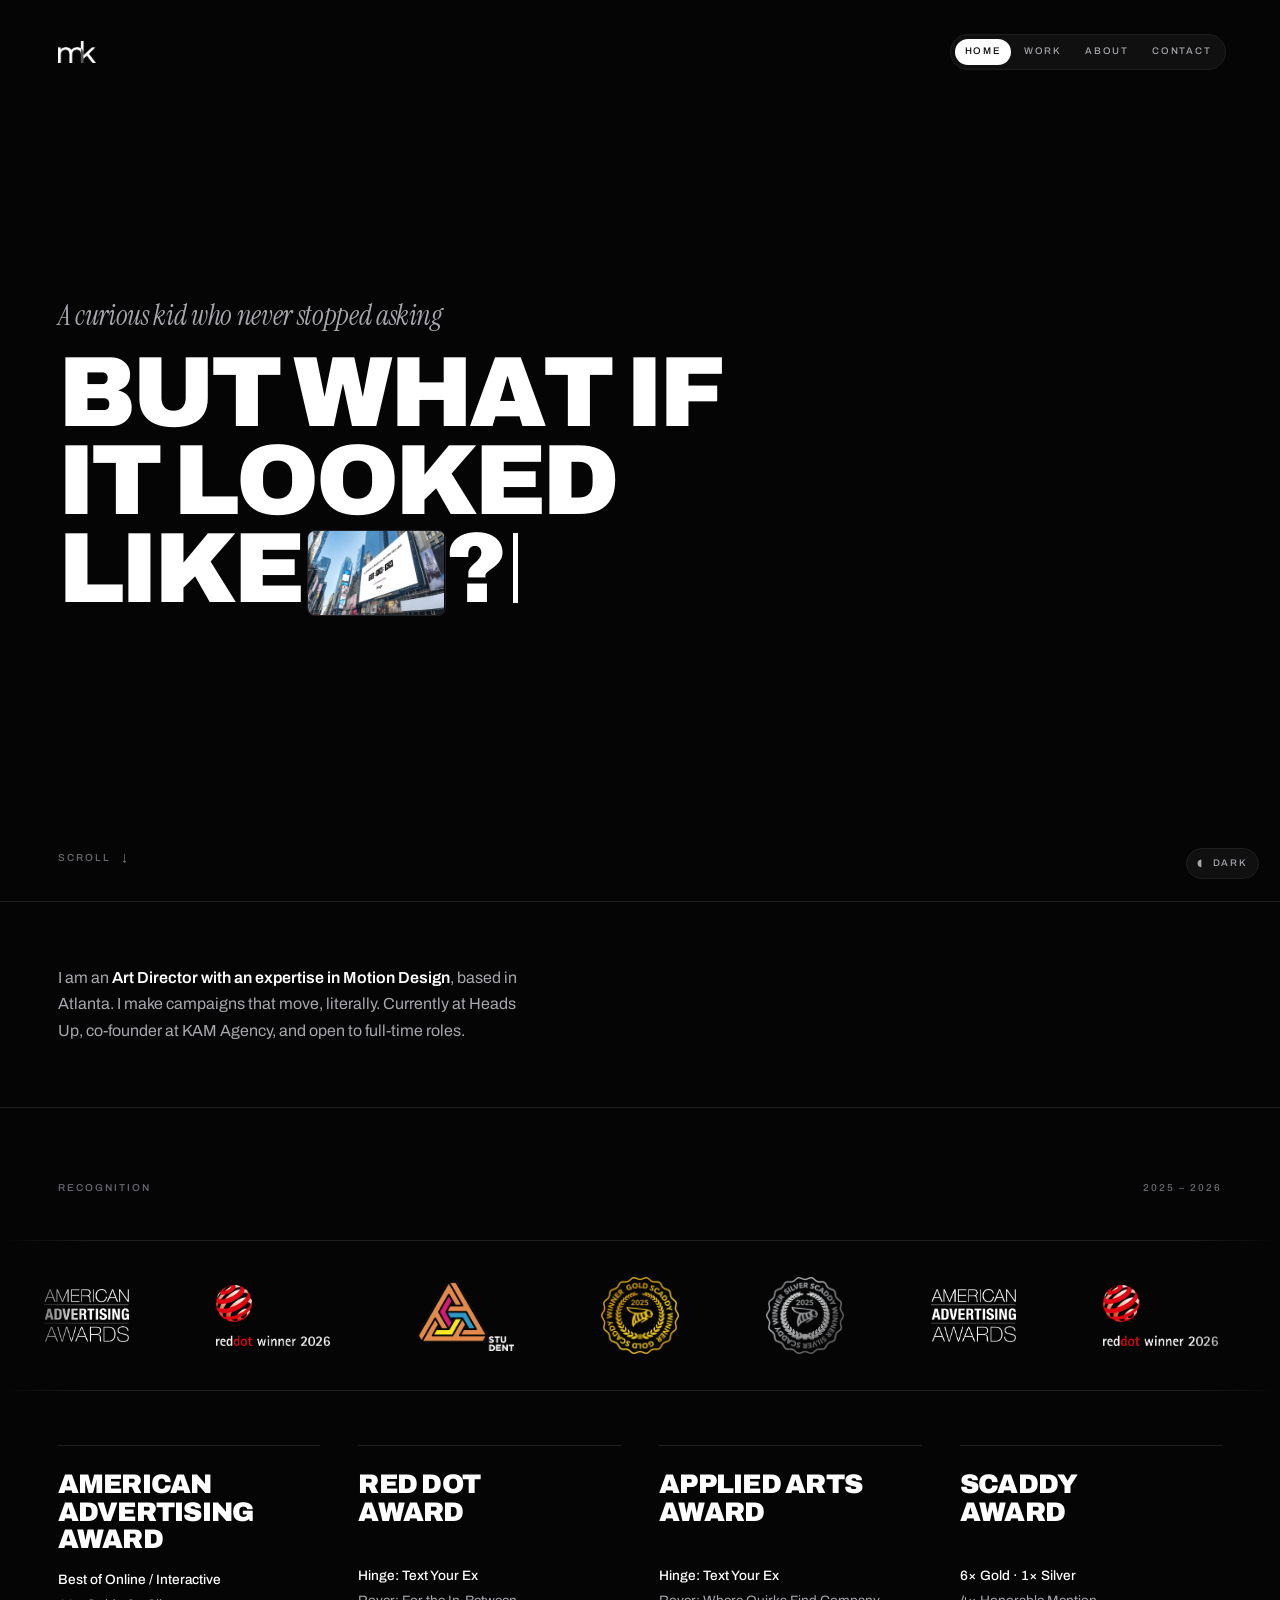
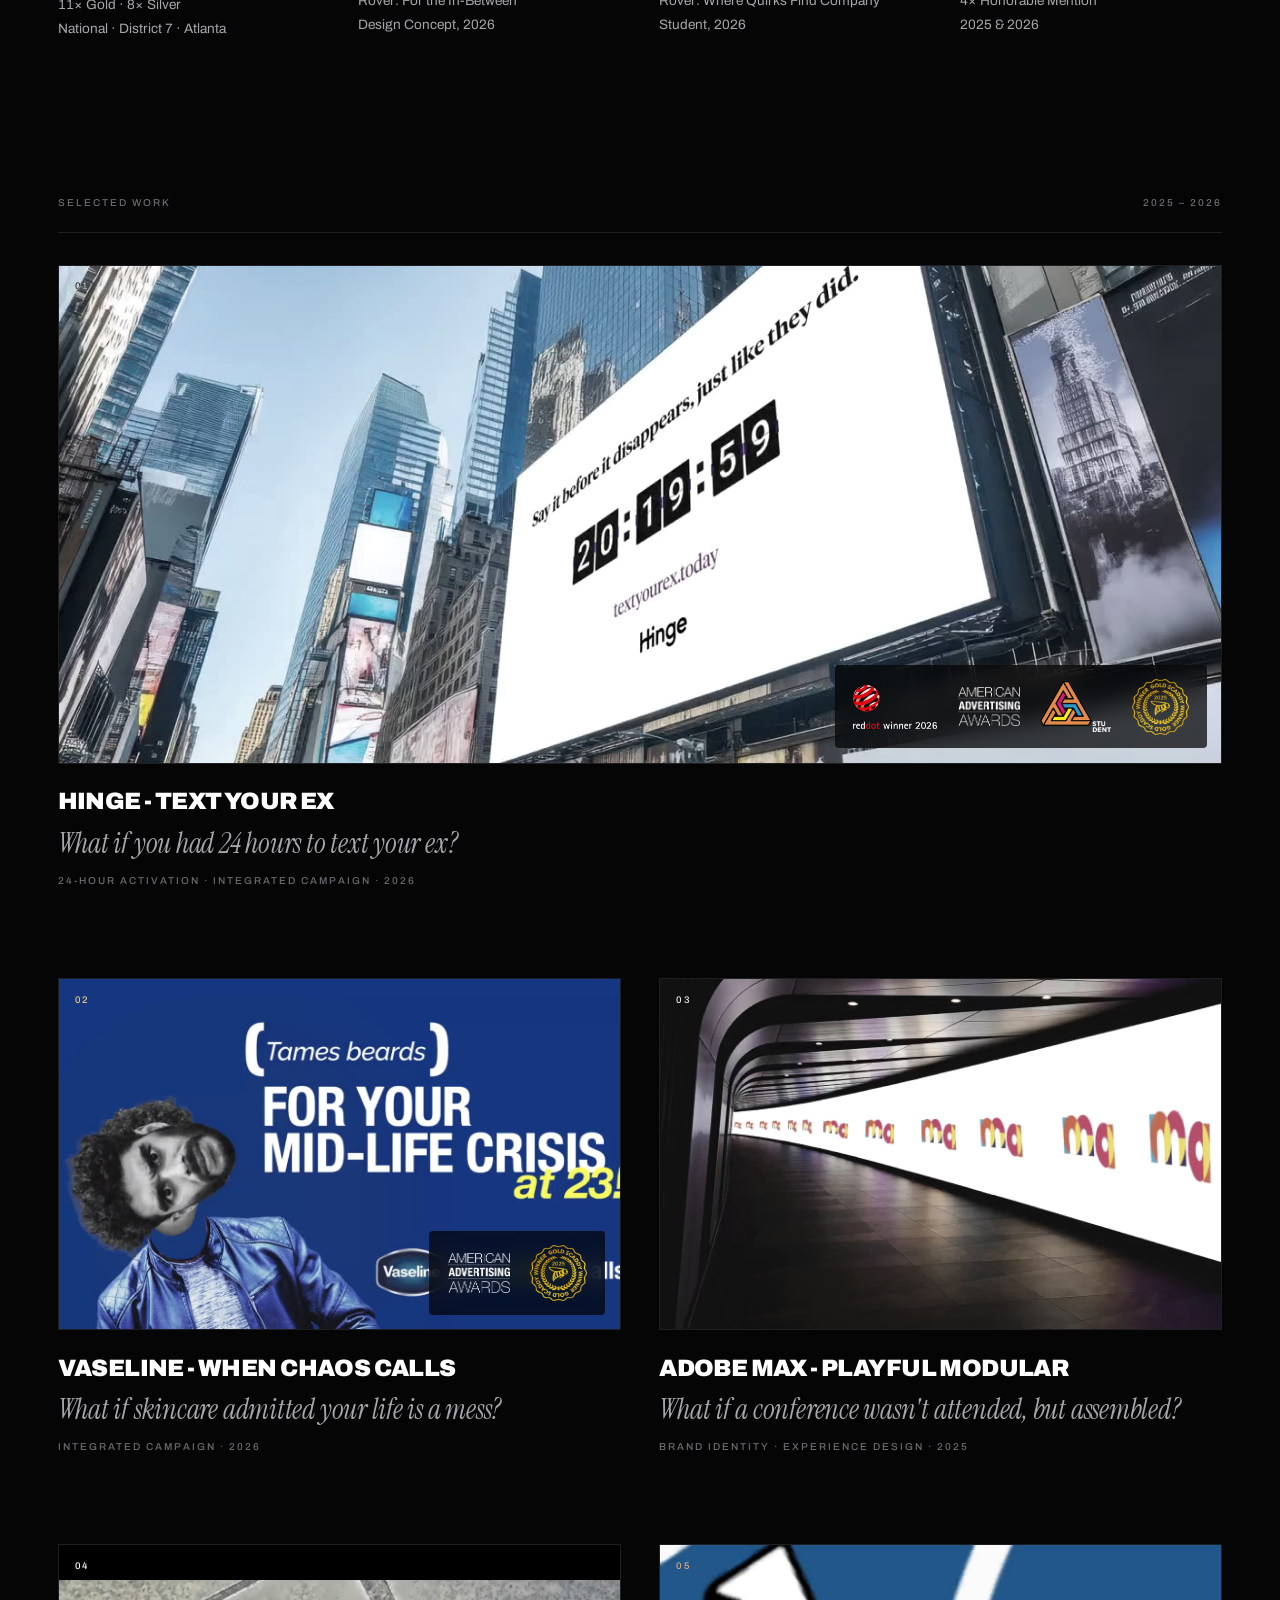
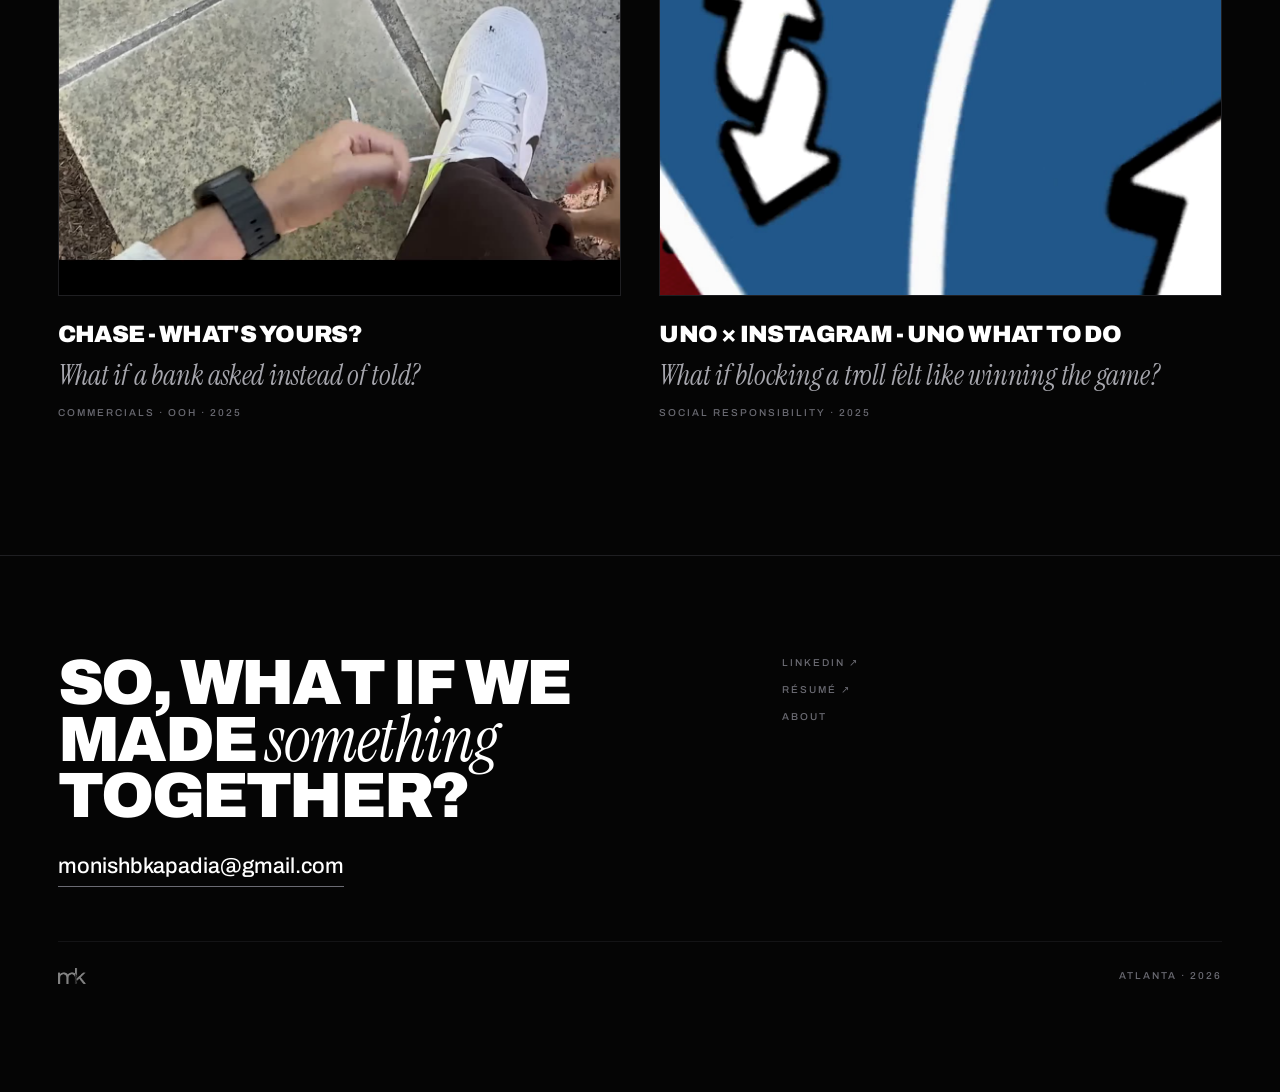
<file: index.html>
<!doctype html>
<html lang="en">
<head>
<meta charset="utf-8">
<meta name="viewport" content="width=device-width, initial-scale=1">
<title>Monish Kapadia — Art Director &amp; Motion Designer</title>
<meta name="description" content="Art Director with an expertise in Motion Design, based in Atlanta. Award-winning campaigns for Hinge, Vaseline, Adobe MAX, Chase and UNO × Instagram.">
<link rel="canonical" href="https://www.monishkapadia.in/">
<meta property="og:type" content="website">
<meta property="og:title" content="Monish Kapadia — Art Director &amp; Motion Designer">
<meta property="og:description" content="Art Director with an expertise in Motion Design, based in Atlanta. Award-winning campaigns for Hinge, Vaseline, Adobe MAX, Chase and UNO × Instagram.">
<meta property="og:url" content="https://www.monishkapadia.in/">
<meta property="og:image" content="https://www.monishkapadia.in/assets/media/loops/hinge.jpg">
<meta name="twitter:card" content="summary_large_image">
<meta name="theme-color" content="#050505">
<link rel="icon" href="assets/favicon.png" type="image/png">
<link rel="apple-touch-icon" href="assets/apple-touch-icon.png">
<link rel="preconnect" href="https://fonts.googleapis.com"><link rel="preconnect" href="https://fonts.gstatic.com" crossorigin><link rel="stylesheet" href="https://fonts.googleapis.com/css2?family=Archivo:wght@400;500;600;900&family=Instrument+Serif:ital@0;1&display=swap">
<link rel="stylesheet" href="assets/css/main.css">
<script>(function(){document.documentElement.className+=" js";try{var t=localStorage.getItem("mk-theme");if(t)document.documentElement.setAttribute("data-theme",t)}catch(e){}})();</script>
</head>
<body>
<div class="veil" aria-hidden="true"></div>
<a class="skip" href="#main">Skip to content</a>
<header class="top"><div class="wrap top__in">
  <a class="logo" href="index.html" aria-label="Monish Kapadia, home"><img src="assets/logo-mk.png" alt="Monish Kapadia" width="720" height="410"></a>
  <nav class="pills" aria-label="Sections">
    <a href="index.html" aria-current="page">Home</a>
    <a href="index.html#work">Work</a>
    <a href="about/index.html">About</a>
    <a href="mailto:monishbkapadia@gmail.com">Contact</a>
  </nav>
</div></header>
<main id="main">
<section class="wrap hero">
  <p class="hero__pre s">A curious kid who never stopped asking</p>
  <h1 class="d hero__q" data-anim>But what if it looked like<button class="peek" type="button" data-peek="[{&quot;src&quot;:&quot;assets/media/loops/hinge.mp4&quot;,&quot;poster&quot;:&quot;assets/media/loops/hinge.jpg&quot;,&quot;href&quot;:&quot;work/hinge/index.html&quot;},{&quot;src&quot;:&quot;assets/media/loops/vaseline.mp4&quot;,&quot;poster&quot;:&quot;assets/media/loops/vaseline.jpg&quot;,&quot;href&quot;:&quot;work/vaseline/index.html&quot;},{&quot;src&quot;:&quot;assets/media/loops/adobe-max.mp4&quot;,&quot;poster&quot;:&quot;assets/media/loops/adobe-max.jpg&quot;,&quot;href&quot;:&quot;work/adobe-max/index.html&quot;},{&quot;src&quot;:&quot;assets/media/loops/chase.mp4&quot;,&quot;poster&quot;:&quot;assets/media/loops/chase.jpg&quot;,&quot;href&quot;:&quot;work/chase/index.html&quot;},{&quot;src&quot;:&quot;assets/media/loops/uno-instagram.mp4&quot;,&quot;poster&quot;:&quot;assets/media/loops/uno-instagram.jpg&quot;,&quot;href&quot;:&quot;work/uno-instagram/index.html&quot;}]" aria-label="See the work"><video muted loop playsinline preload="metadata"></video></button>?<span class="caret" aria-hidden="true"></span></h1>
  <p class="cue">Scroll <i aria-hidden="true">&darr;</i></p>
</section>

<section class="wrap intro rise">
  <p class="intro__p">I am an <strong>Art Director with an expertise in Motion Design</strong>, based in Atlanta. I make campaigns that move, literally. Currently at Heads Up, co-founder at KAM Agency, and open to full-time roles.</p>
</section>

<section class="recog rise">
  <div class="wrap recog__head">
    <span class="label">Recognition</span>
    <span class="label">2025 &ndash; 2026</span>
  </div>
  <div class="bstrip" aria-hidden="true"><div class="bstrip__track"><div class="bstrip__g"><span class="bstrip__b" data-k="addy"><img class="b-dark" src="assets/badges/badge-addy.png" alt="American Advertising Awards" loading="lazy"><img class="b-light" src="assets/badges/badge-addy--light.png" alt="" aria-hidden="true" loading="lazy"></span><span class="bstrip__b" data-k="red-dot"><img class="b-dark" src="assets/badges/badge-red-dot.png" alt="Red Dot Award winner 2026" loading="lazy"><img class="b-light" src="assets/badges/badge-red-dot--light.png" alt="" aria-hidden="true" loading="lazy"></span><span class="bstrip__b" data-k="applied-arts"><img src="assets/badges/badge-applied-arts.png" alt="Applied Arts Award" loading="lazy"></span><span class="bstrip__b" data-k="scaddy-gold"><img src="assets/badges/badge-scaddy-gold.png" alt="SCADDY Gold" loading="lazy"></span><span class="bstrip__b" data-k="scaddy-silver"><img src="assets/badges/badge-scaddy-silver.png" alt="SCADDY Silver" loading="lazy"></span><span class="bstrip__b" data-k="addy"><img class="b-dark" src="assets/badges/badge-addy.png" alt="American Advertising Awards" loading="lazy"><img class="b-light" src="assets/badges/badge-addy--light.png" alt="" aria-hidden="true" loading="lazy"></span><span class="bstrip__b" data-k="red-dot"><img class="b-dark" src="assets/badges/badge-red-dot.png" alt="Red Dot Award winner 2026" loading="lazy"><img class="b-light" src="assets/badges/badge-red-dot--light.png" alt="" aria-hidden="true" loading="lazy"></span><span class="bstrip__b" data-k="applied-arts"><img src="assets/badges/badge-applied-arts.png" alt="Applied Arts Award" loading="lazy"></span><span class="bstrip__b" data-k="scaddy-gold"><img src="assets/badges/badge-scaddy-gold.png" alt="SCADDY Gold" loading="lazy"></span><span class="bstrip__b" data-k="scaddy-silver"><img src="assets/badges/badge-scaddy-silver.png" alt="SCADDY Silver" loading="lazy"></span><span class="bstrip__b" data-k="addy"><img class="b-dark" src="assets/badges/badge-addy.png" alt="American Advertising Awards" loading="lazy"><img class="b-light" src="assets/badges/badge-addy--light.png" alt="" aria-hidden="true" loading="lazy"></span><span class="bstrip__b" data-k="red-dot"><img class="b-dark" src="assets/badges/badge-red-dot.png" alt="Red Dot Award winner 2026" loading="lazy"><img class="b-light" src="assets/badges/badge-red-dot--light.png" alt="" aria-hidden="true" loading="lazy"></span><span class="bstrip__b" data-k="applied-arts"><img src="assets/badges/badge-applied-arts.png" alt="Applied Arts Award" loading="lazy"></span><span class="bstrip__b" data-k="scaddy-gold"><img src="assets/badges/badge-scaddy-gold.png" alt="SCADDY Gold" loading="lazy"></span><span class="bstrip__b" data-k="scaddy-silver"><img src="assets/badges/badge-scaddy-silver.png" alt="SCADDY Silver" loading="lazy"></span><span class="bstrip__b" data-k="addy"><img class="b-dark" src="assets/badges/badge-addy.png" alt="American Advertising Awards" loading="lazy"><img class="b-light" src="assets/badges/badge-addy--light.png" alt="" aria-hidden="true" loading="lazy"></span><span class="bstrip__b" data-k="red-dot"><img class="b-dark" src="assets/badges/badge-red-dot.png" alt="Red Dot Award winner 2026" loading="lazy"><img class="b-light" src="assets/badges/badge-red-dot--light.png" alt="" aria-hidden="true" loading="lazy"></span><span class="bstrip__b" data-k="applied-arts"><img src="assets/badges/badge-applied-arts.png" alt="Applied Arts Award" loading="lazy"></span><span class="bstrip__b" data-k="scaddy-gold"><img src="assets/badges/badge-scaddy-gold.png" alt="SCADDY Gold" loading="lazy"></span><span class="bstrip__b" data-k="scaddy-silver"><img src="assets/badges/badge-scaddy-silver.png" alt="SCADDY Silver" loading="lazy"></span></div><div class="bstrip__g"><span class="bstrip__b" data-k="addy"><img class="b-dark" src="assets/badges/badge-addy.png" alt="American Advertising Awards" loading="lazy"><img class="b-light" src="assets/badges/badge-addy--light.png" alt="" aria-hidden="true" loading="lazy"></span><span class="bstrip__b" data-k="red-dot"><img class="b-dark" src="assets/badges/badge-red-dot.png" alt="Red Dot Award winner 2026" loading="lazy"><img class="b-light" src="assets/badges/badge-red-dot--light.png" alt="" aria-hidden="true" loading="lazy"></span><span class="bstrip__b" data-k="applied-arts"><img src="assets/badges/badge-applied-arts.png" alt="Applied Arts Award" loading="lazy"></span><span class="bstrip__b" data-k="scaddy-gold"><img src="assets/badges/badge-scaddy-gold.png" alt="SCADDY Gold" loading="lazy"></span><span class="bstrip__b" data-k="scaddy-silver"><img src="assets/badges/badge-scaddy-silver.png" alt="SCADDY Silver" loading="lazy"></span><span class="bstrip__b" data-k="addy"><img class="b-dark" src="assets/badges/badge-addy.png" alt="American Advertising Awards" loading="lazy"><img class="b-light" src="assets/badges/badge-addy--light.png" alt="" aria-hidden="true" loading="lazy"></span><span class="bstrip__b" data-k="red-dot"><img class="b-dark" src="assets/badges/badge-red-dot.png" alt="Red Dot Award winner 2026" loading="lazy"><img class="b-light" src="assets/badges/badge-red-dot--light.png" alt="" aria-hidden="true" loading="lazy"></span><span class="bstrip__b" data-k="applied-arts"><img src="assets/badges/badge-applied-arts.png" alt="Applied Arts Award" loading="lazy"></span><span class="bstrip__b" data-k="scaddy-gold"><img src="assets/badges/badge-scaddy-gold.png" alt="SCADDY Gold" loading="lazy"></span><span class="bstrip__b" data-k="scaddy-silver"><img src="assets/badges/badge-scaddy-silver.png" alt="SCADDY Silver" loading="lazy"></span><span class="bstrip__b" data-k="addy"><img class="b-dark" src="assets/badges/badge-addy.png" alt="American Advertising Awards" loading="lazy"><img class="b-light" src="assets/badges/badge-addy--light.png" alt="" aria-hidden="true" loading="lazy"></span><span class="bstrip__b" data-k="red-dot"><img class="b-dark" src="assets/badges/badge-red-dot.png" alt="Red Dot Award winner 2026" loading="lazy"><img class="b-light" src="assets/badges/badge-red-dot--light.png" alt="" aria-hidden="true" loading="lazy"></span><span class="bstrip__b" data-k="applied-arts"><img src="assets/badges/badge-applied-arts.png" alt="Applied Arts Award" loading="lazy"></span><span class="bstrip__b" data-k="scaddy-gold"><img src="assets/badges/badge-scaddy-gold.png" alt="SCADDY Gold" loading="lazy"></span><span class="bstrip__b" data-k="scaddy-silver"><img src="assets/badges/badge-scaddy-silver.png" alt="SCADDY Silver" loading="lazy"></span><span class="bstrip__b" data-k="addy"><img class="b-dark" src="assets/badges/badge-addy.png" alt="American Advertising Awards" loading="lazy"><img class="b-light" src="assets/badges/badge-addy--light.png" alt="" aria-hidden="true" loading="lazy"></span><span class="bstrip__b" data-k="red-dot"><img class="b-dark" src="assets/badges/badge-red-dot.png" alt="Red Dot Award winner 2026" loading="lazy"><img class="b-light" src="assets/badges/badge-red-dot--light.png" alt="" aria-hidden="true" loading="lazy"></span><span class="bstrip__b" data-k="applied-arts"><img src="assets/badges/badge-applied-arts.png" alt="Applied Arts Award" loading="lazy"></span><span class="bstrip__b" data-k="scaddy-gold"><img src="assets/badges/badge-scaddy-gold.png" alt="SCADDY Gold" loading="lazy"></span><span class="bstrip__b" data-k="scaddy-silver"><img src="assets/badges/badge-scaddy-silver.png" alt="SCADDY Silver" loading="lazy"></span></div></div></div>
  <div class="wrap"><ul class="badges badges--band"><li data-k="addy">
      <h3 class="badges__t">American Advertising Award</h3>
      <ul class="badges__d"><li>Best of Online / Interactive</li><li>11× Gold · 8× Silver</li><li>National · District 7 · Atlanta</li></ul>
    </li><li data-k="red-dot">
      <h3 class="badges__t">Red Dot Award</h3>
      <ul class="badges__d"><li>Hinge: Text Your Ex</li><li>Rover: For the In-Between</li><li>Design Concept, 2026</li></ul>
    </li><li data-k="applied-arts">
      <h3 class="badges__t">Applied Arts Award</h3>
      <ul class="badges__d"><li>Hinge: Text Your Ex</li><li>Rover: Where Quirks Find Company</li><li>Student, 2026</li></ul>
    </li><li data-k="scaddy-gold">
      <h3 class="badges__t">SCADDY Award</h3>
      <ul class="badges__d"><li>6× Gold · 1× Silver</li><li>4× Honorable Mention</li><li>2025 &amp; 2026</li></ul>
    </li></ul></div>
</section>

<div class="wrap" id="work">
  <div class="section-head"><span class="label">Selected work</span><span class="label">2025 &ndash; 2026</span></div>
  <hr class="rule">
  <div class="grid" style="padding-top:clamp(1.4rem,3.5vh,2.2rem)">
<a class="card card--wide rise" href="work/hinge/index.html">
  <div class="card__stage">
    <span class="card__idx">01</span>
    <video data-loop src="assets/media/loops/hinge.mp4" poster="assets/media/loops/hinge.jpg" muted loop playsinline preload="none"></video>
    <ul class="badges badges--tile"><li data-k="red-dot"><img class="b-dark" src="assets/badges/badge-red-dot.png" alt="Red Dot Award winner 2026" loading="lazy"><img class="b-light" src="assets/badges/badge-red-dot--light.png" alt="" aria-hidden="true" loading="lazy"></li><li data-k="addy"><img class="b-dark" src="assets/badges/badge-addy.png" alt="American Advertising Awards" loading="lazy"><img class="b-light" src="assets/badges/badge-addy--light.png" alt="" aria-hidden="true" loading="lazy"></li><li data-k="applied-arts"><img src="assets/badges/badge-applied-arts.png" alt="Applied Arts Award" loading="lazy"></li><li data-k="scaddy-gold"><img src="assets/badges/badge-scaddy-gold.png" alt="SCADDY Gold" loading="lazy"></li></ul>
  </div>
  <div class="card__body">
    <h3 class="card__name">Hinge - Text Your Ex</h3>
    <p class="card__q">What if you had 24 hours to text your ex?</p>
    <p class="label">24-hour activation · Integrated campaign &middot; 2026</p>
  </div>
</a>
<a class="card rise" href="work/vaseline/index.html">
  <div class="card__stage">
    <span class="card__idx">02</span>
    <video data-loop src="assets/media/loops/vaseline.mp4" poster="assets/media/loops/vaseline.jpg" muted loop playsinline preload="none"></video>
    <ul class="badges badges--tile"><li data-k="addy"><img class="b-dark" src="assets/badges/badge-addy.png" alt="American Advertising Awards" loading="lazy"><img class="b-light" src="assets/badges/badge-addy--light.png" alt="" aria-hidden="true" loading="lazy"></li><li data-k="scaddy-gold"><img src="assets/badges/badge-scaddy-gold.png" alt="SCADDY Gold" loading="lazy"></li></ul>
  </div>
  <div class="card__body">
    <h3 class="card__name">Vaseline - When Chaos Calls</h3>
    <p class="card__q">What if skincare admitted your life is a mess?</p>
    <p class="label">Integrated campaign &middot; 2026</p>
  </div>
</a>
<a class="card rise" href="work/adobe-max/index.html">
  <div class="card__stage">
    <span class="card__idx">03</span>
    <video data-loop src="assets/media/loops/adobe-max.mp4" poster="assets/media/loops/adobe-max.jpg" muted loop playsinline preload="none"></video>
    
  </div>
  <div class="card__body">
    <h3 class="card__name">Adobe MAX - Playful Modular</h3>
    <p class="card__q">What if a conference wasn't attended, but assembled?</p>
    <p class="label">Brand identity · Experience design &middot; 2025</p>
  </div>
</a>
<a class="card rise" href="work/chase/index.html">
  <div class="card__stage">
    <span class="card__idx">04</span>
    <video data-loop src="assets/media/loops/chase.mp4" poster="assets/media/loops/chase.jpg" muted loop playsinline preload="none"></video>
    
  </div>
  <div class="card__body">
    <h3 class="card__name">Chase - What's Yours?</h3>
    <p class="card__q">What if a bank asked instead of told?</p>
    <p class="label">Commercials · OOH &middot; 2025</p>
  </div>
</a>
<a class="card rise" href="work/uno-instagram/index.html">
  <div class="card__stage">
    <span class="card__idx">05</span>
    <video data-loop src="assets/media/loops/uno-instagram.mp4" poster="assets/media/loops/uno-instagram.jpg" muted loop playsinline preload="none"></video>
    
  </div>
  <div class="card__body">
    <h3 class="card__name">UNO × Instagram - UNO What To Do</h3>
    <p class="card__q">What if blocking a troll felt like winning the game?</p>
    <p class="label">Social responsibility &middot; 2025</p>
  </div>
</a>
  </div>
</div>
</main>
<footer class="foot"><div class="wrap">
<div class="foot__in">
  <div>
    <p class="d foot__q" data-anim>So, what if we made <span class="s">something</span> together?</p>
    <a class="mail" href="mailto:monishbkapadia@gmail.com" style="margin-top:1.6rem">monishbkapadia@gmail.com</a>
  </div>
  <div class="foot__links">
    <a href="https://www.linkedin.com/in/monishkapadia/" target="_blank" rel="noopener">LinkedIn &#8599;</a>
    <a href="assets/monishkapadia-resume.pdf" target="_blank" rel="noopener">Résumé &#8599;</a>
    <a href="about/index.html">About</a>
  </div>
</div>
<div class="foot__base">
  <img src="assets/logo-mk.png" alt="" width="720" height="410">
  <span class="label">Atlanta &middot; 2026</span>
</div>
</div></footer>
<button class="themetoggle" type="button" data-theme-toggle aria-label="Switch colour theme">
  <i aria-hidden="true">&#9686;</i><span data-theme-label>Dark</span>
</button>
<script src="assets/js/main.js" defer></script>
</body>
</html>
</file>
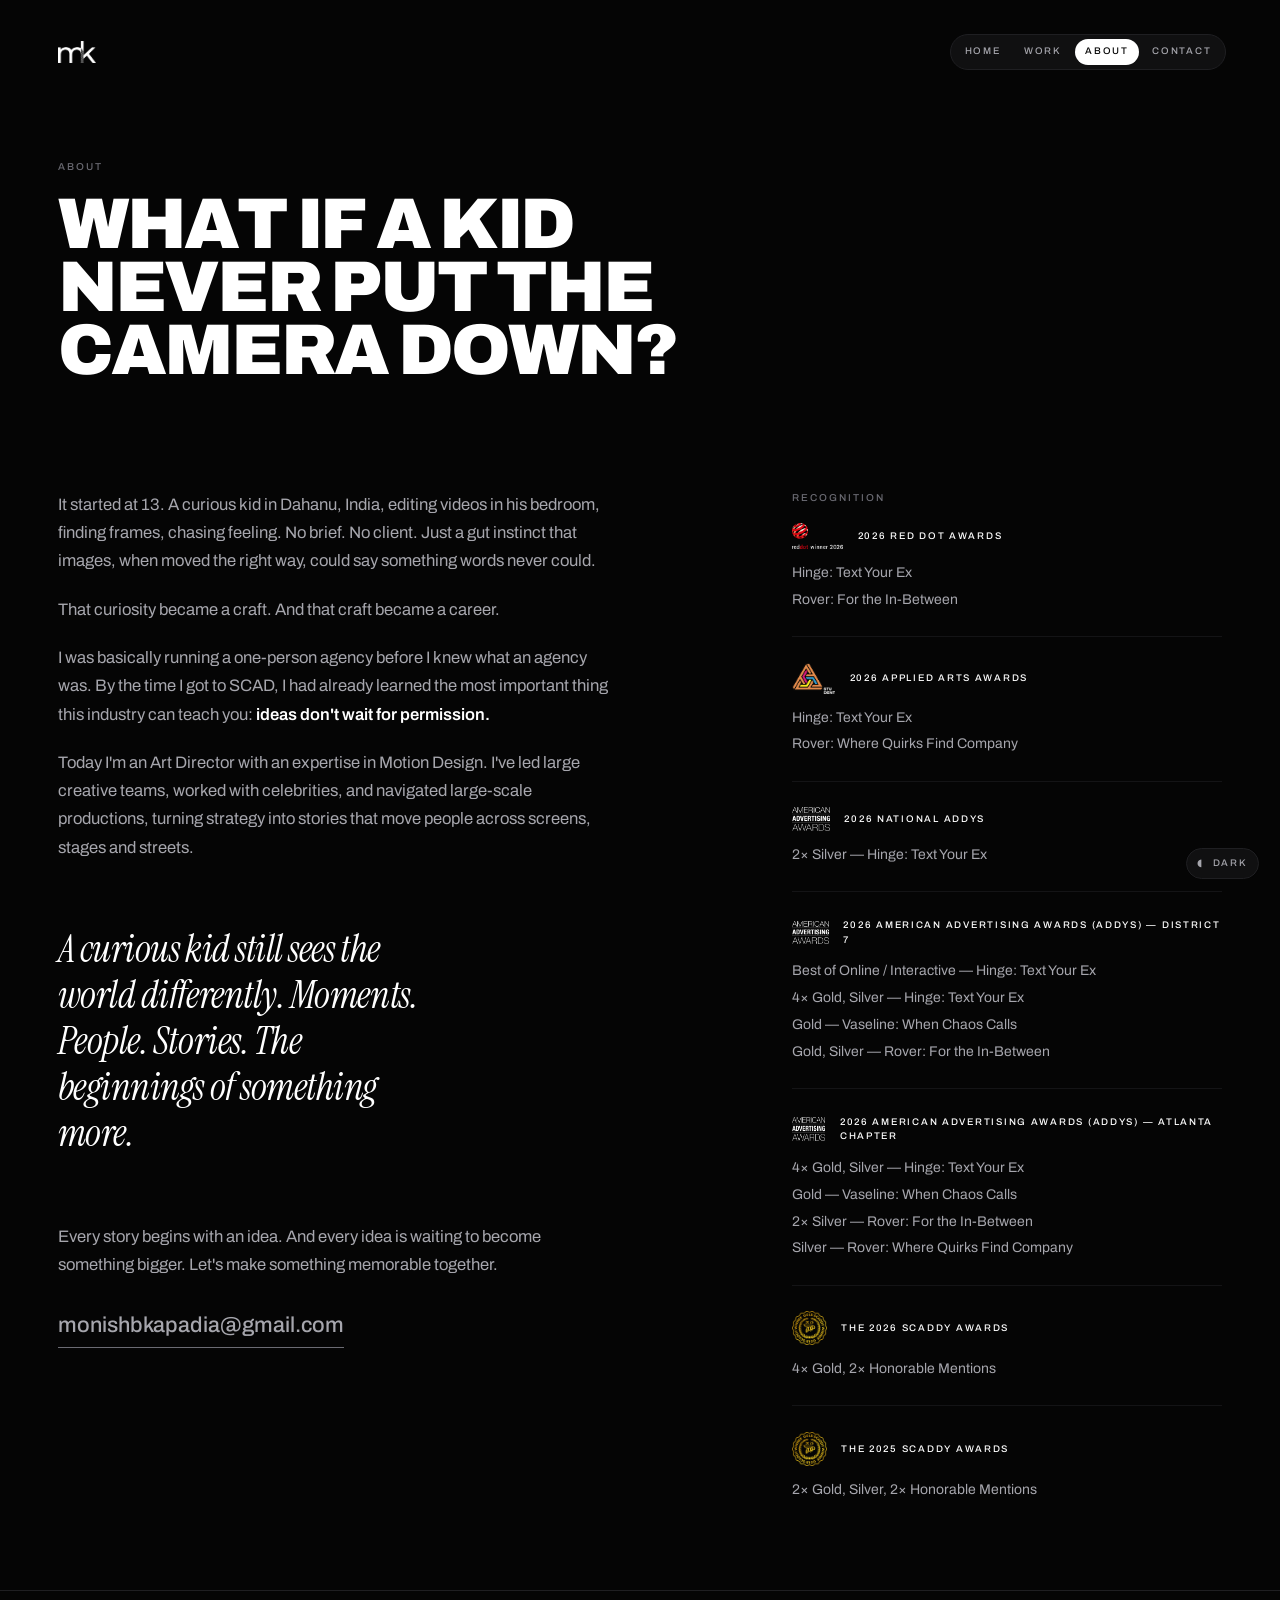
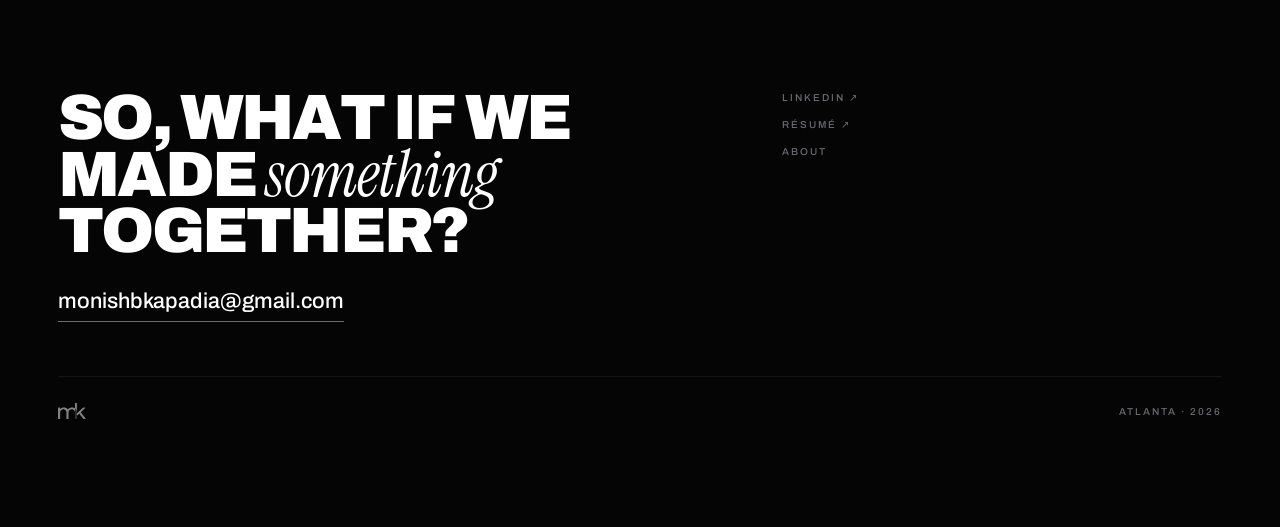
<file: about/index.html>
<!doctype html>
<html lang="en">
<head>
<meta charset="utf-8">
<meta name="viewport" content="width=device-width, initial-scale=1">
<title>About — Monish Kapadia</title>
<meta name="description" content="Art Director with an expertise in Motion Design. Started editing video at 13. Now in Atlanta.">
<link rel="canonical" href="https://www.monishkapadia.in/about/">
<meta property="og:type" content="website">
<meta property="og:title" content="About — Monish Kapadia">
<meta property="og:description" content="Art Director with an expertise in Motion Design. Started editing video at 13. Now in Atlanta.">
<meta property="og:url" content="https://www.monishkapadia.in/about/">
<meta property="og:image" content="https://www.monishkapadia.in/assets/media/loops/hinge.jpg">
<meta name="twitter:card" content="summary_large_image">
<meta name="theme-color" content="#050505">
<link rel="icon" href="../assets/favicon.png" type="image/png">
<link rel="apple-touch-icon" href="../assets/apple-touch-icon.png">
<link rel="preconnect" href="https://fonts.googleapis.com"><link rel="preconnect" href="https://fonts.gstatic.com" crossorigin><link rel="stylesheet" href="https://fonts.googleapis.com/css2?family=Archivo:wght@400;500;600;900&family=Instrument+Serif:ital@0;1&display=swap">
<link rel="stylesheet" href="../assets/css/main.css">
<script>(function(){document.documentElement.className+=" js";try{var t=localStorage.getItem("mk-theme");if(t)document.documentElement.setAttribute("data-theme",t)}catch(e){}})();</script>
</head>
<body>
<div class="veil" aria-hidden="true"></div>
<a class="skip" href="#main">Skip to content</a>
<header class="top"><div class="wrap top__in">
  <a class="logo" href="../index.html" aria-label="Monish Kapadia, home"><img src="../assets/logo-mk.png" alt="Monish Kapadia" width="720" height="410"></a>
  <nav class="pills" aria-label="Sections">
    <a href="../index.html">Home</a>
    <a href="../index.html#work">Work</a>
    <a href="../about/index.html" aria-current="page">About</a>
    <a href="mailto:monishbkapadia@gmail.com">Contact</a>
  </nav>
</div></header>
<main id="main">
<section class="wrap case-head">
  <p class="label" style="margin-bottom:1.2rem">About</p>
  <h1 class="d case-head__name" data-anim style="font-size:clamp(2rem,5.6vw,4.6rem);max-width:16ch">What if a kid never put the camera down?</h1>
</section>
<div class="wrap about-body">
  <div class="prose">
    <p>It started at 13. A curious kid in Dahanu, India, editing videos in his bedroom, finding frames, chasing feeling. No brief. No client. Just a gut instinct that images, when moved the right way, could say something words never could.</p>
    <p>That curiosity became a craft. And that craft became a career.</p>
    <p>I was basically running a one-person agency before I knew what an agency was. By the time I got to SCAD, I had already learned the most important thing this industry can teach you: <strong>ideas don't wait for permission.</strong></p>
    <p>Today I'm an Art Director with an expertise in Motion Design. I've led large creative teams, worked with celebrities, and navigated large-scale productions, turning strategy into stories that move people across screens, stages and streets.</p>
    <p class="pull">A curious kid still sees the world differently. Moments. People. Stories. The beginnings of something more.</p>
    <p>Every story begins with an idea. And every idea is waiting to become something bigger. Let's make something memorable together.</p>
    <p style="margin-top:1.8rem"><a class="mail" href="mailto:monishbkapadia@gmail.com">monishbkapadia@gmail.com</a></p>
  </div>
  <aside>
    <p class="label" style="padding-bottom:1.1rem">Recognition</p>
    <div class="award-year">
      <div class="award-year__head">
        <span class="badges badges--about"><span data-k="red-dot"><img class="b-dark" src="../assets/badges/badge-red-dot.png" alt="Red Dot Award winner 2026" loading="lazy"><img class="b-light" src="../assets/badges/badge-red-dot--light.png" alt="" aria-hidden="true" loading="lazy"></span></span>
        <h3>2026 Red Dot Awards</h3>
      </div>
      <ul><li>Hinge: Text Your Ex</li><li>Rover: For the In-Between</li></ul>
    </div>
    <div class="award-year">
      <div class="award-year__head">
        <span class="badges badges--about"><span data-k="applied-arts"><img src="../assets/badges/badge-applied-arts.png" alt="Applied Arts Award" loading="lazy"></span></span>
        <h3>2026 Applied Arts Awards</h3>
      </div>
      <ul><li>Hinge: Text Your Ex</li><li>Rover: Where Quirks Find Company</li></ul>
    </div>
    <div class="award-year">
      <div class="award-year__head">
        <span class="badges badges--about"><span data-k="addy"><img class="b-dark" src="../assets/badges/badge-addy.png" alt="American Advertising Awards" loading="lazy"><img class="b-light" src="../assets/badges/badge-addy--light.png" alt="" aria-hidden="true" loading="lazy"></span></span>
        <h3>2026 National ADDYs</h3>
      </div>
      <ul><li>2× Silver — Hinge: Text Your Ex</li></ul>
    </div>
    <div class="award-year">
      <div class="award-year__head">
        <span class="badges badges--about"><span data-k="addy"><img class="b-dark" src="../assets/badges/badge-addy.png" alt="American Advertising Awards" loading="lazy"><img class="b-light" src="../assets/badges/badge-addy--light.png" alt="" aria-hidden="true" loading="lazy"></span></span>
        <h3>2026 American Advertising Awards (ADDYs) — District 7</h3>
      </div>
      <ul><li>Best of Online / Interactive — Hinge: Text Your Ex</li><li>4× Gold, Silver — Hinge: Text Your Ex</li><li>Gold — Vaseline: When Chaos Calls</li><li>Gold, Silver — Rover: For the In-Between</li></ul>
    </div>
    <div class="award-year">
      <div class="award-year__head">
        <span class="badges badges--about"><span data-k="addy"><img class="b-dark" src="../assets/badges/badge-addy.png" alt="American Advertising Awards" loading="lazy"><img class="b-light" src="../assets/badges/badge-addy--light.png" alt="" aria-hidden="true" loading="lazy"></span></span>
        <h3>2026 American Advertising Awards (ADDYs) — Atlanta Chapter</h3>
      </div>
      <ul><li>4× Gold, Silver — Hinge: Text Your Ex</li><li>Gold — Vaseline: When Chaos Calls</li><li>2× Silver — Rover: For the In-Between</li><li>Silver — Rover: Where Quirks Find Company</li></ul>
    </div>
    <div class="award-year">
      <div class="award-year__head">
        <span class="badges badges--about"><span data-k="scaddy-gold"><img src="../assets/badges/badge-scaddy-gold.png" alt="SCADDY Gold" loading="lazy"></span></span>
        <h3>The 2026 SCADDY Awards</h3>
      </div>
      <ul><li>4× Gold, 2× Honorable Mentions</li></ul>
    </div>
    <div class="award-year">
      <div class="award-year__head">
        <span class="badges badges--about"><span data-k="scaddy-gold"><img src="../assets/badges/badge-scaddy-gold.png" alt="SCADDY Gold" loading="lazy"></span></span>
        <h3>The 2025 SCADDY Awards</h3>
      </div>
      <ul><li>2× Gold, Silver, 2× Honorable Mentions</li></ul>
    </div>
  </aside>
</div>
</main>
<footer class="foot"><div class="wrap">
<div class="foot__in">
  <div>
    <p class="d foot__q" data-anim>So, what if we made <span class="s">something</span> together?</p>
    <a class="mail" href="mailto:monishbkapadia@gmail.com" style="margin-top:1.6rem">monishbkapadia@gmail.com</a>
  </div>
  <div class="foot__links">
    <a href="https://www.linkedin.com/in/monishkapadia/" target="_blank" rel="noopener">LinkedIn &#8599;</a>
    <a href="../assets/monishkapadia-resume.pdf" target="_blank" rel="noopener">Résumé &#8599;</a>
    <a href="../about/index.html">About</a>
  </div>
</div>
<div class="foot__base">
  <img src="../assets/logo-mk.png" alt="" width="720" height="410">
  <span class="label">Atlanta &middot; 2026</span>
</div>
</div></footer>
<button class="themetoggle" type="button" data-theme-toggle aria-label="Switch colour theme">
  <i aria-hidden="true">&#9686;</i><span data-theme-label>Dark</span>
</button>
<script src="../assets/js/main.js" defer></script>
</body>
</html>
</file>
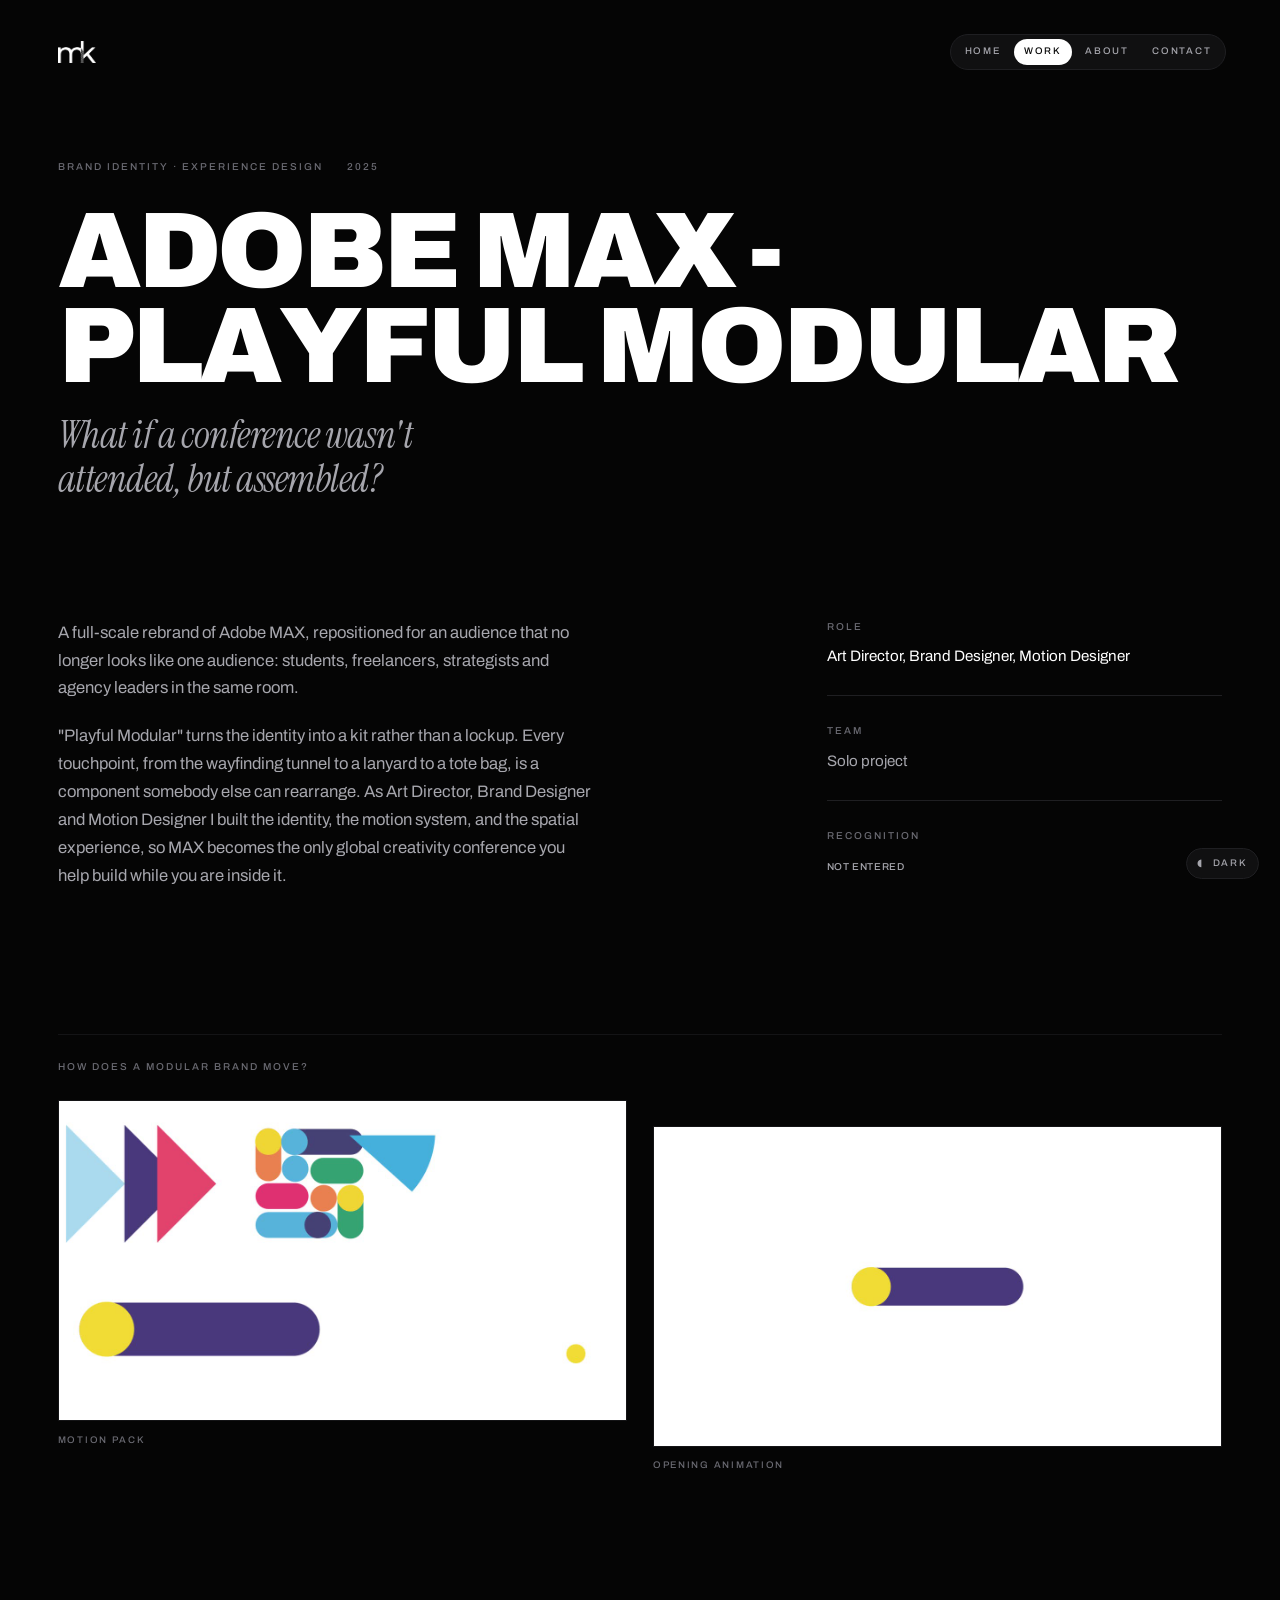
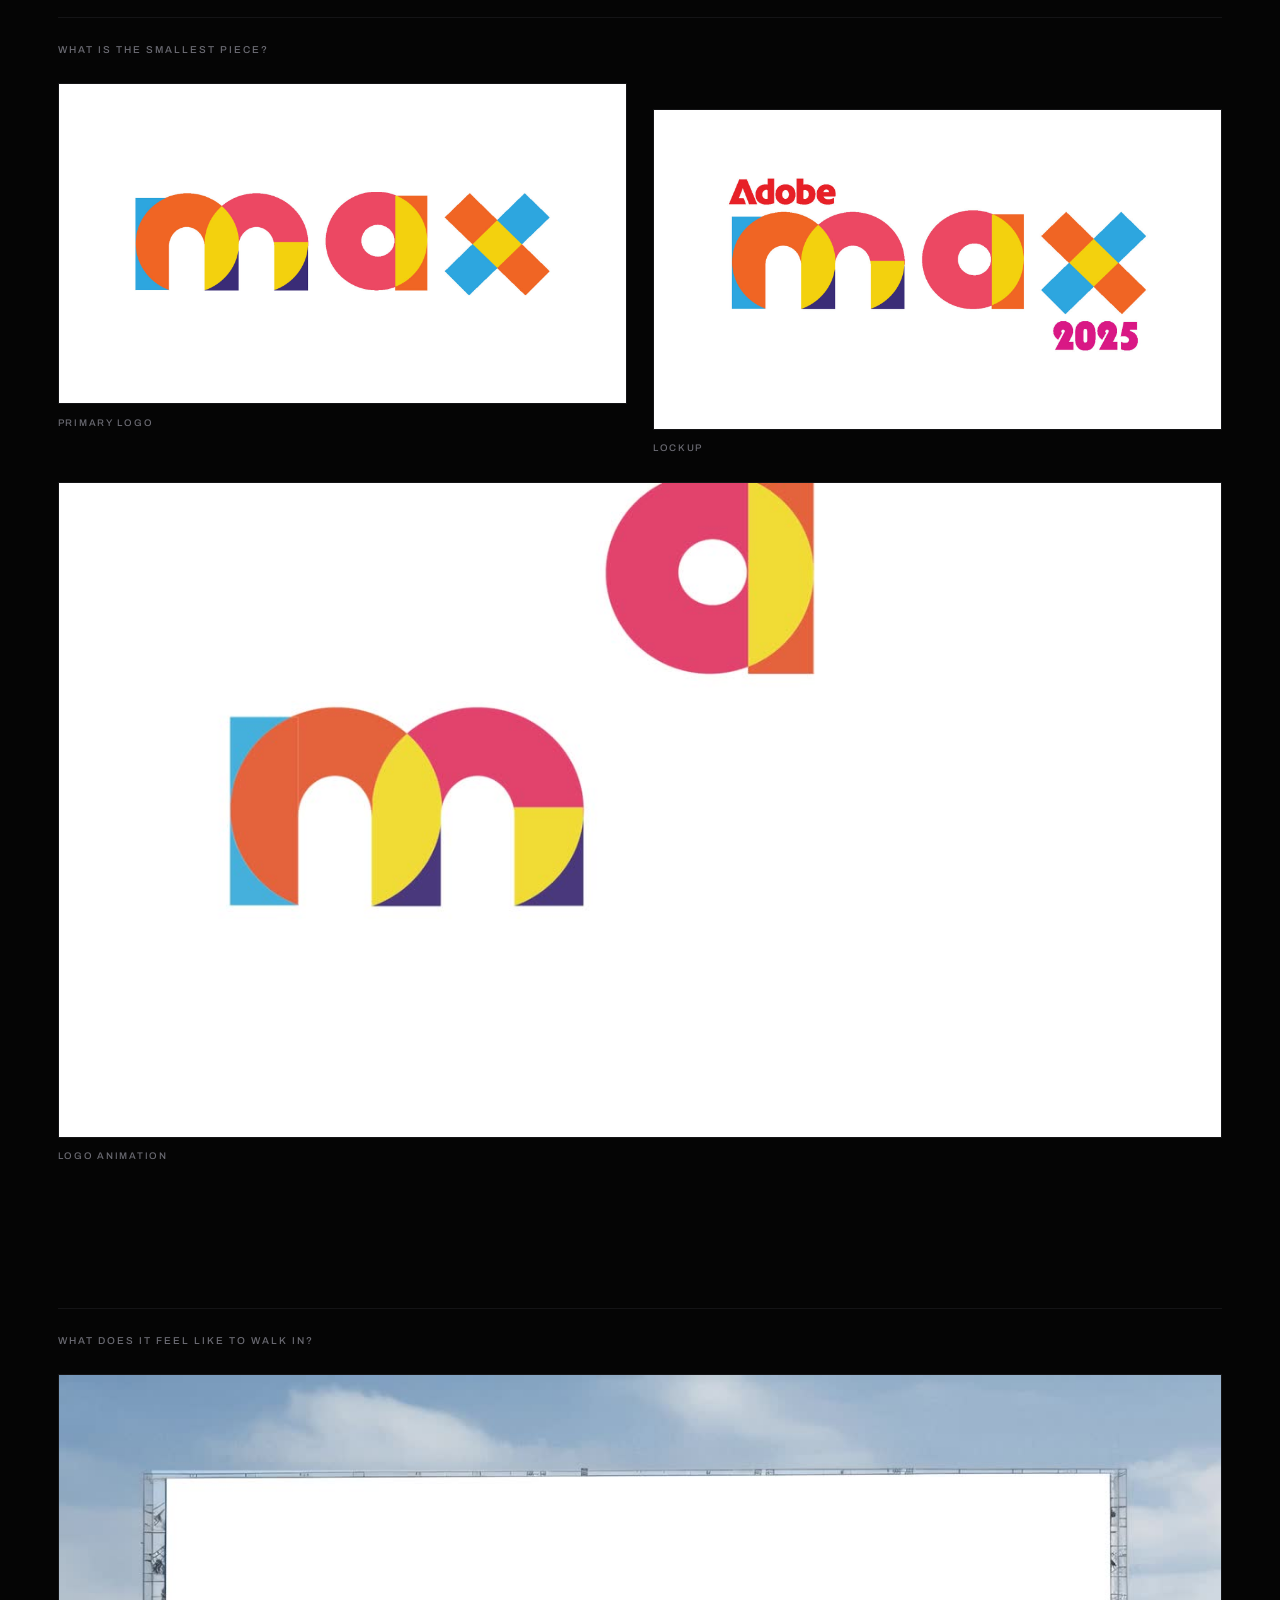
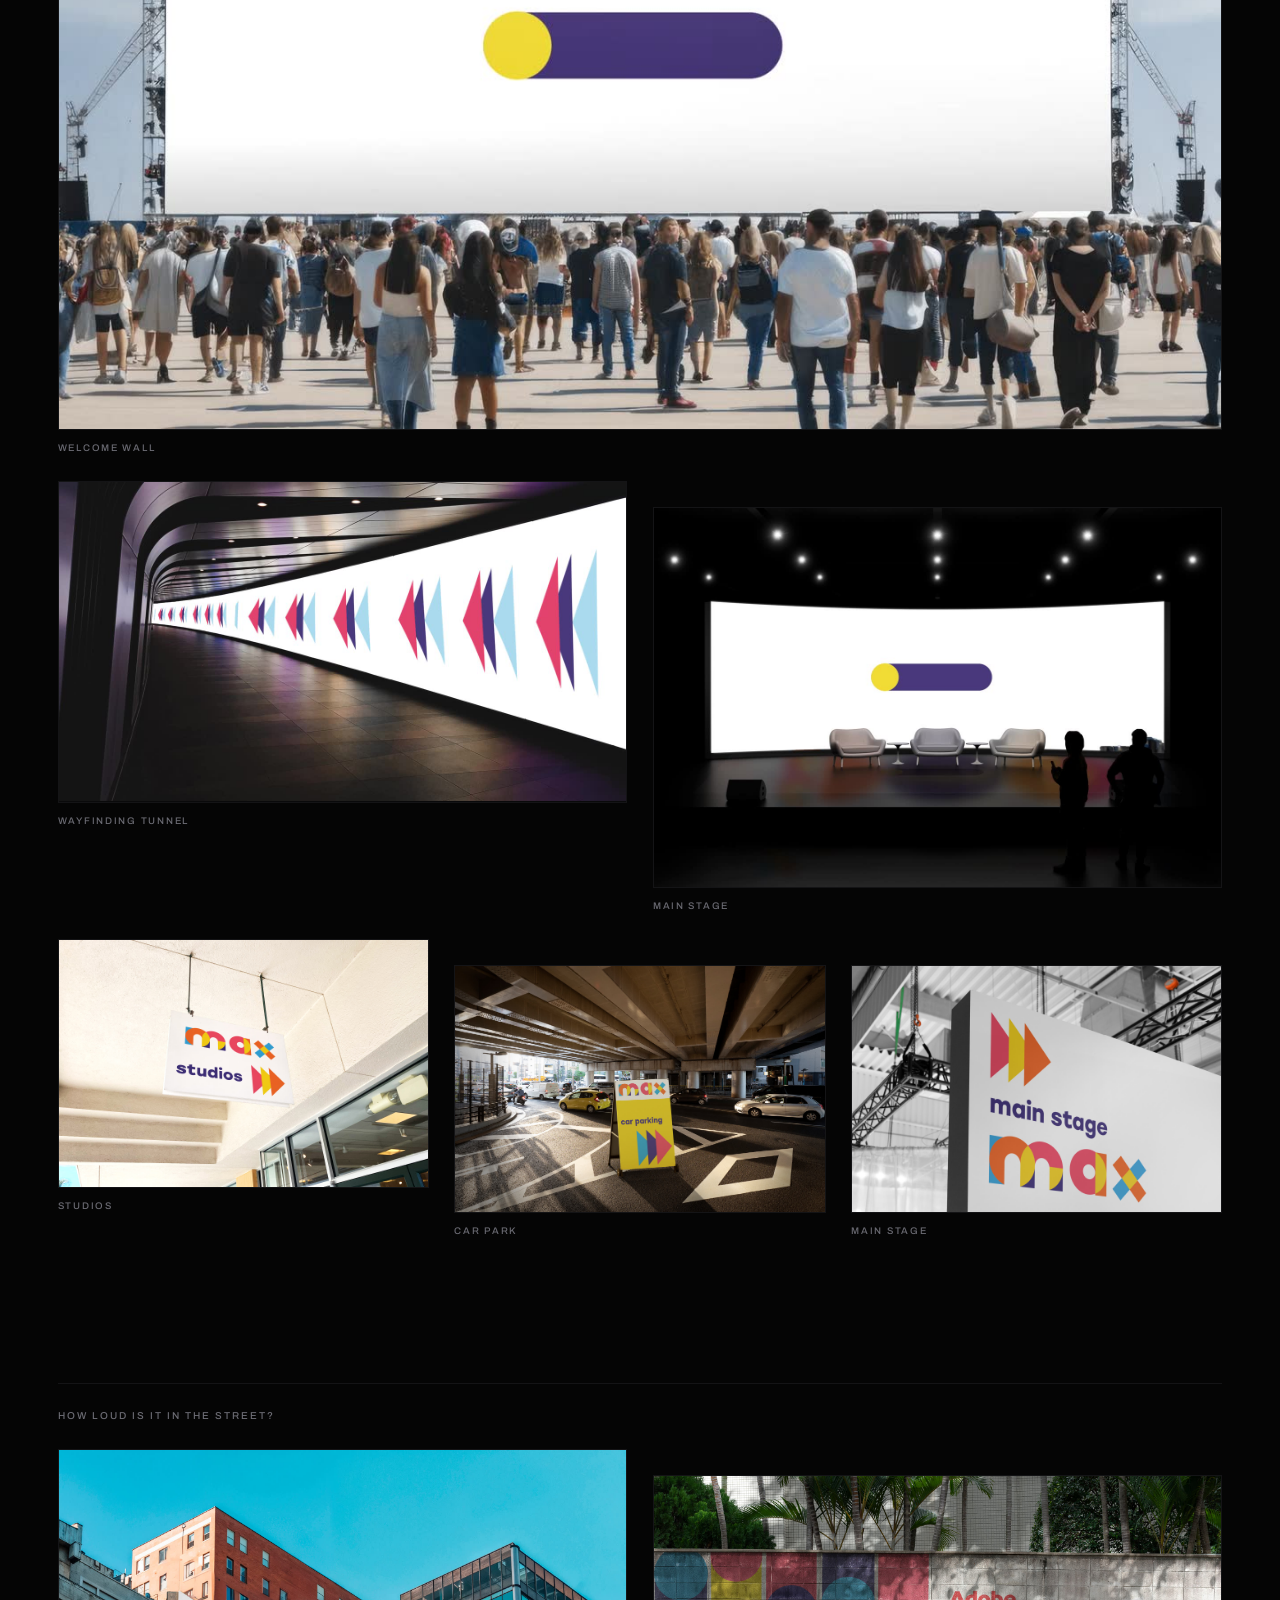
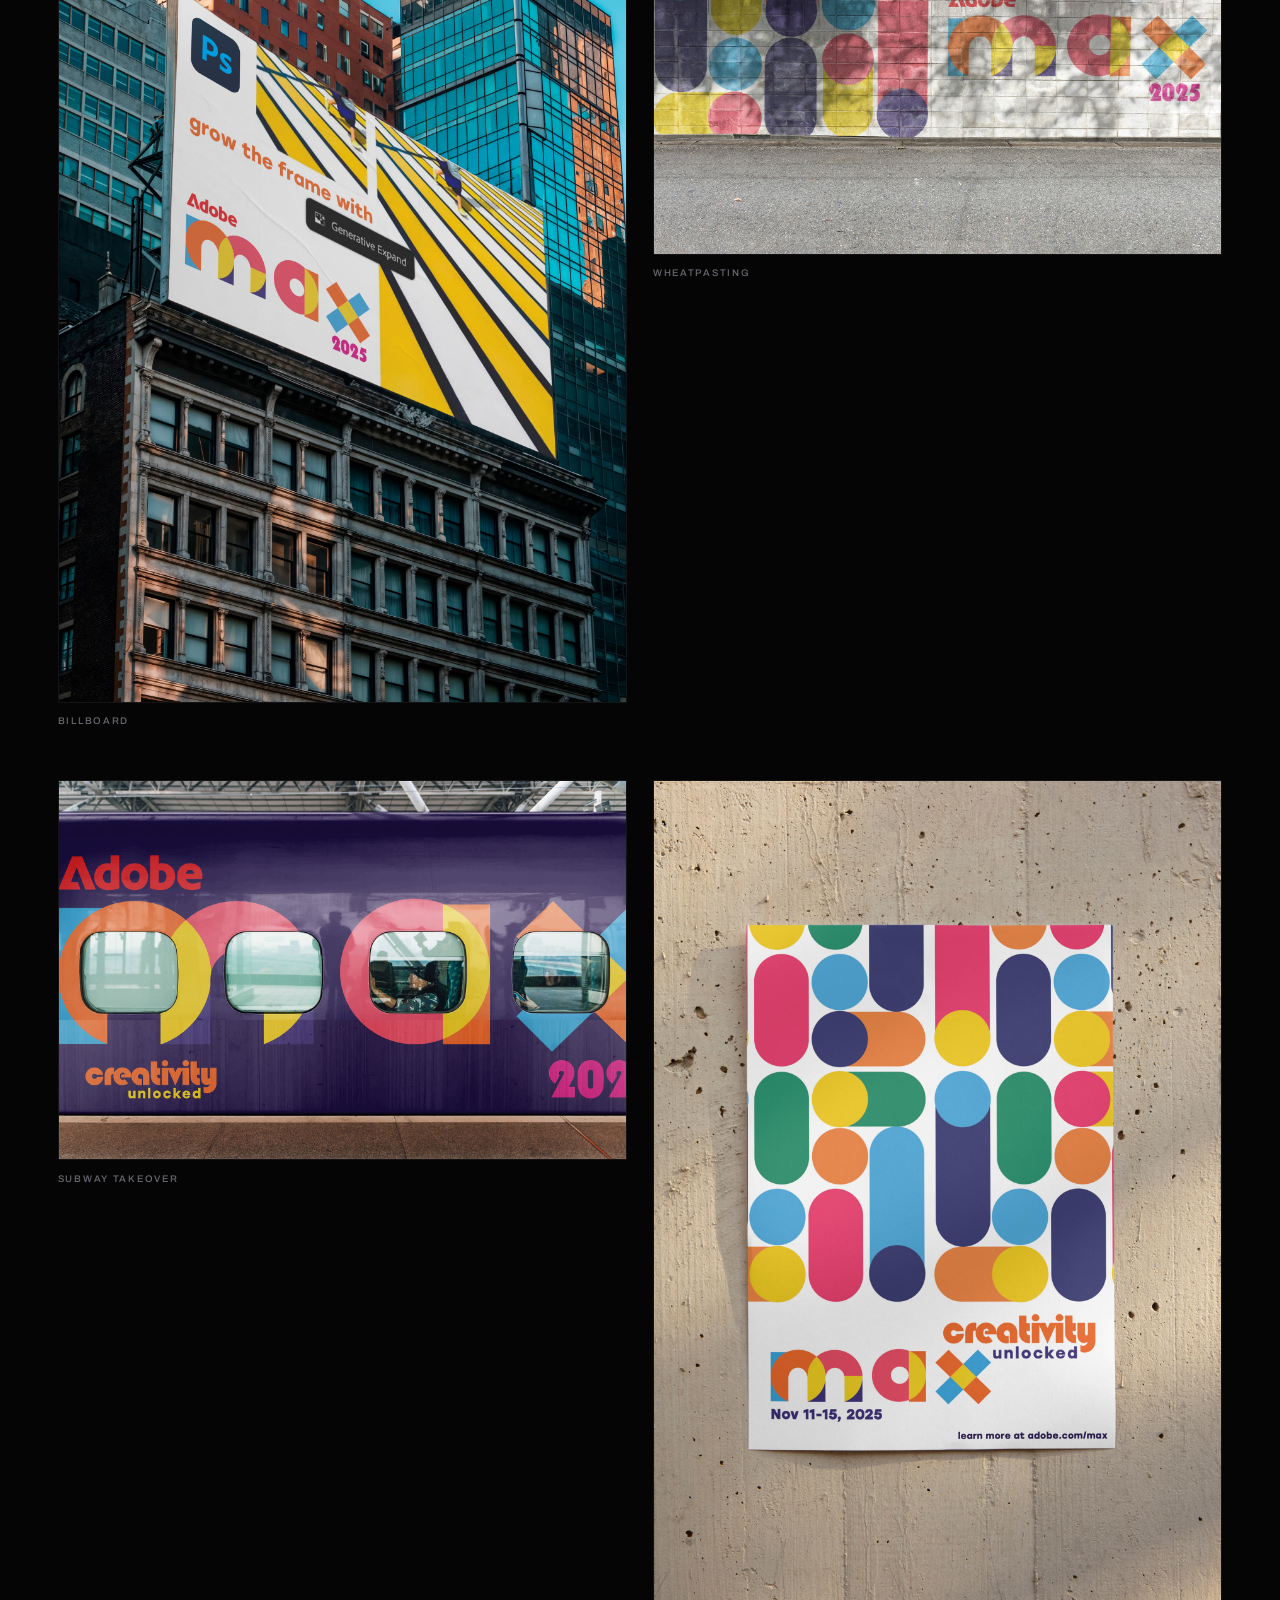
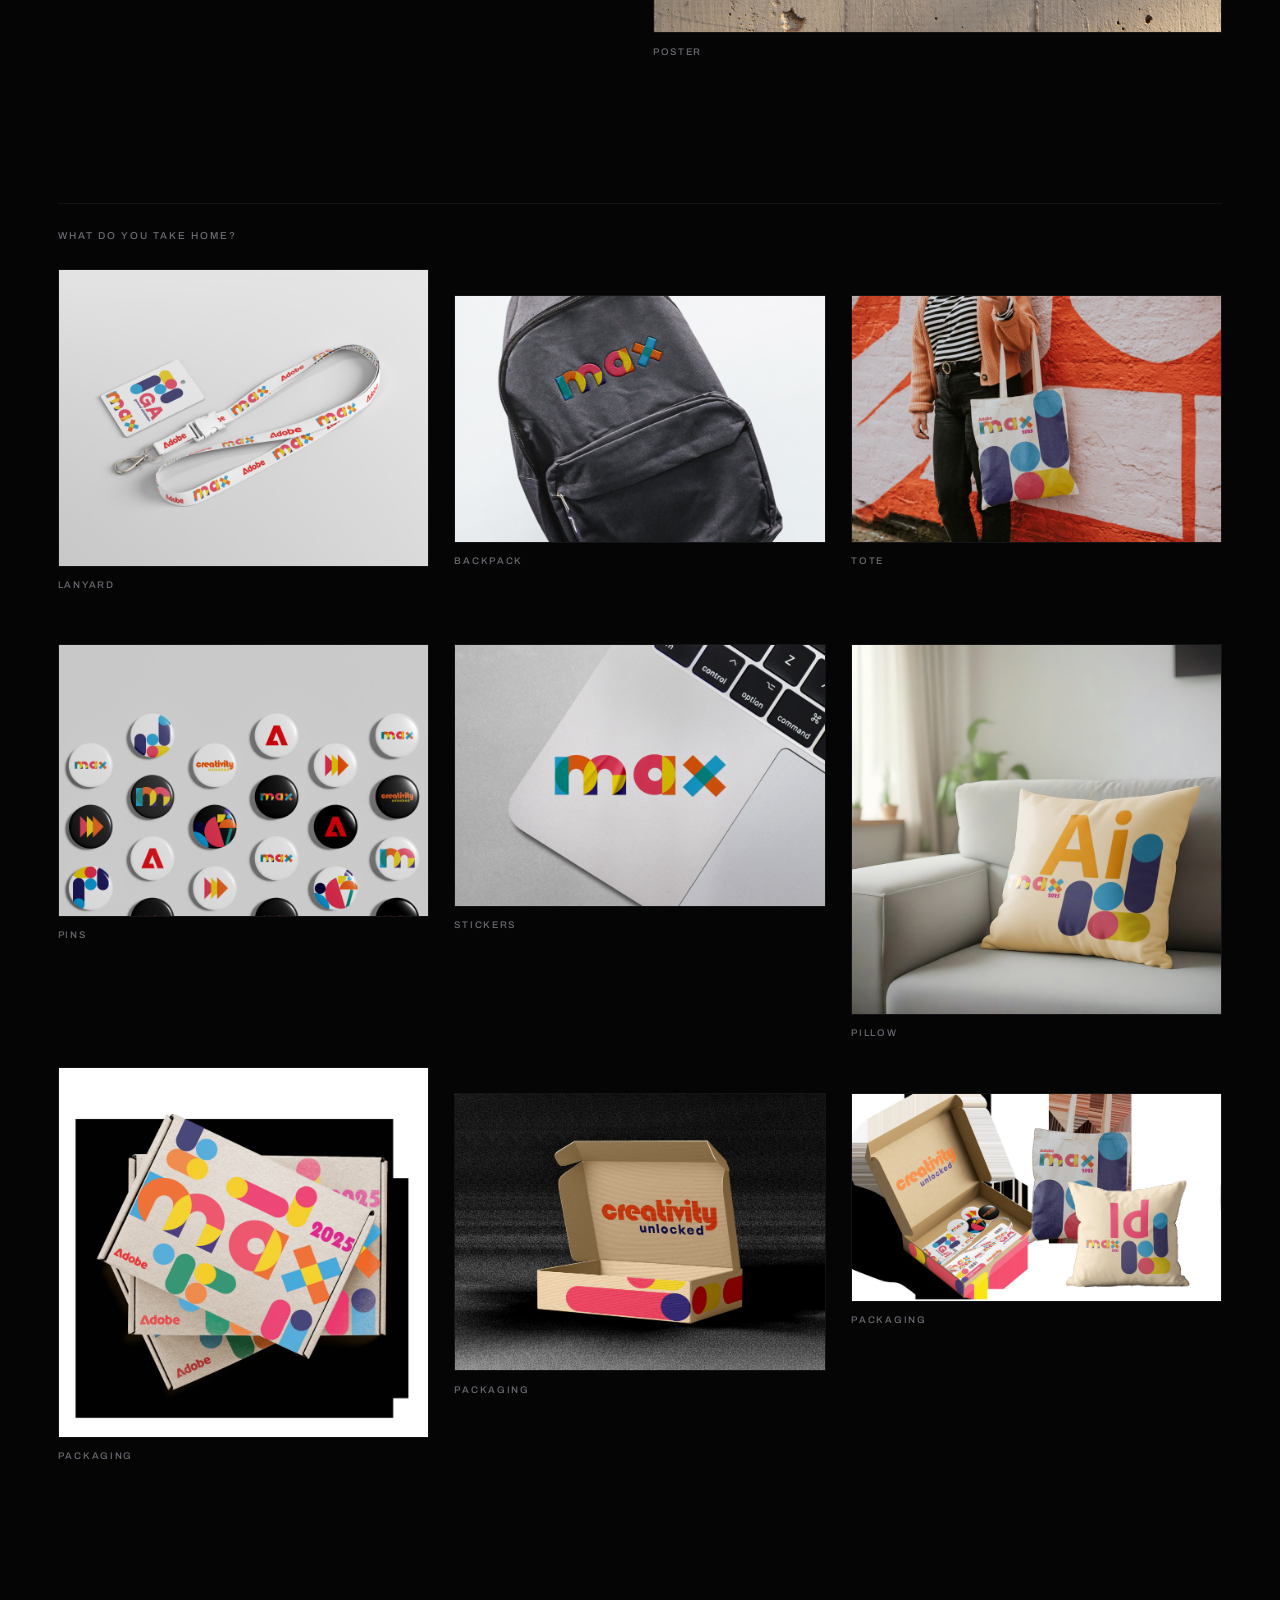
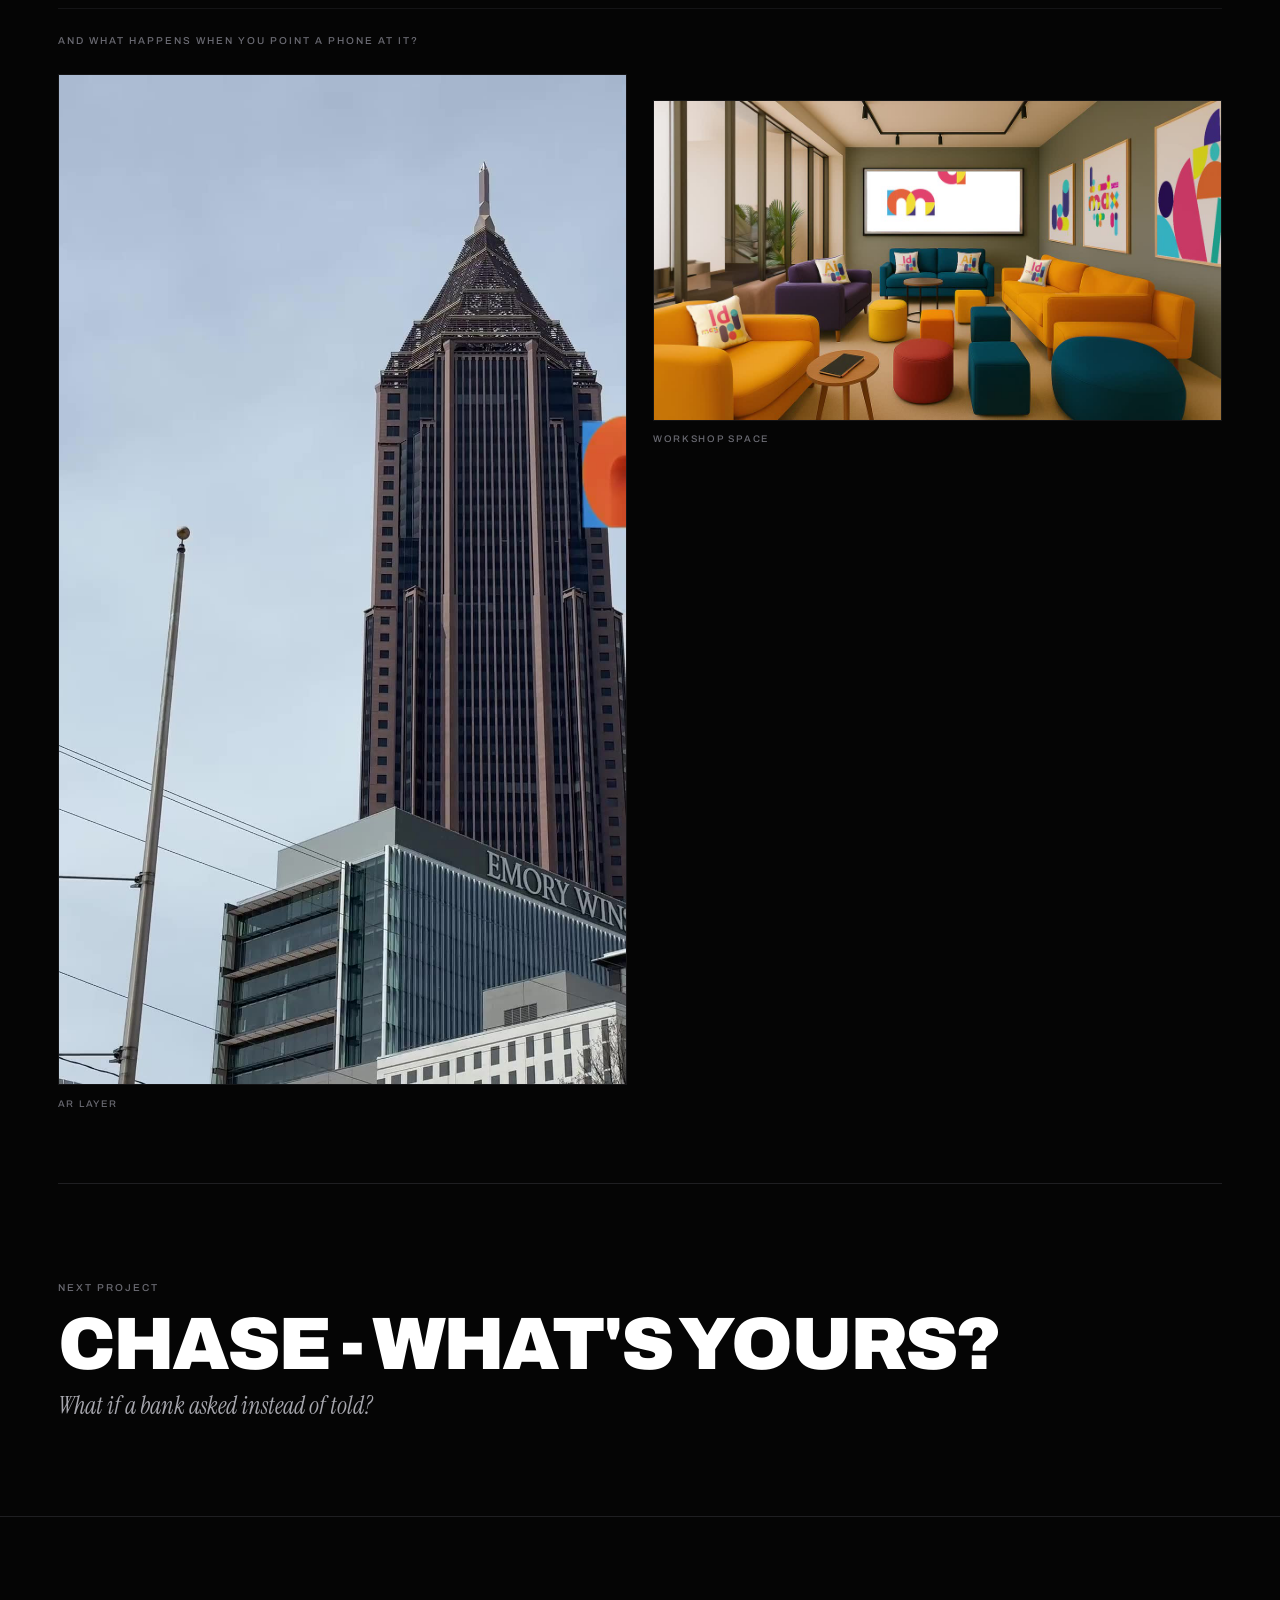
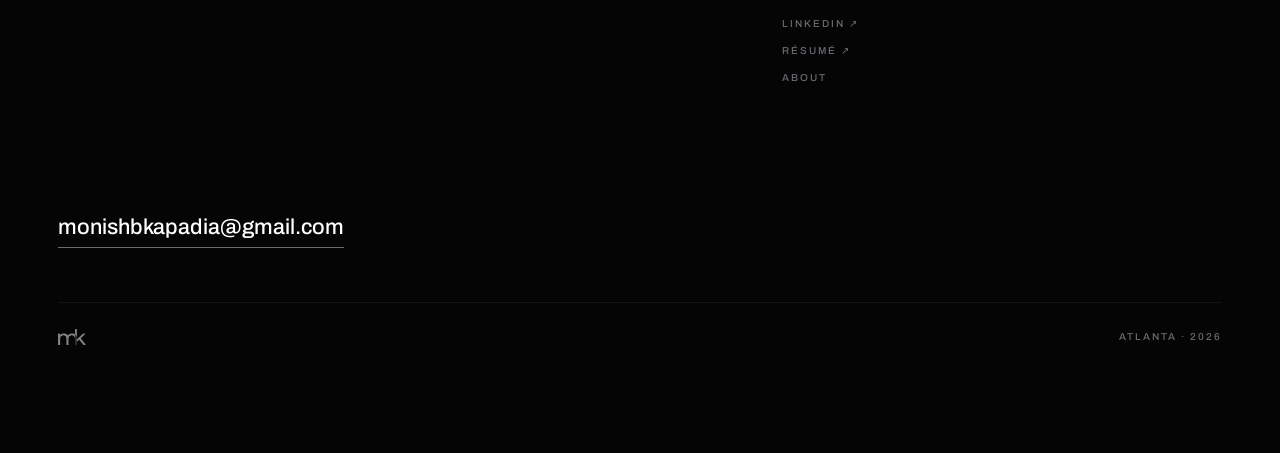
<file: work/adobe-max/index.html>
<!doctype html>
<html lang="en">
<head>
<meta charset="utf-8">
<meta name="viewport" content="width=device-width, initial-scale=1">
<title>Adobe MAX: Playful Modular — Monish Kapadia</title>
<meta name="description" content="A full-scale rebrand of Adobe MAX, repositioned for an audience that no longer looks like one audience: students, freelancers, strategists and agency leaders in the same room.">
<link rel="canonical" href="https://www.monishkapadia.in/work/adobe-max/">
<meta property="og:type" content="website">
<meta property="og:title" content="Adobe MAX: Playful Modular — Monish Kapadia">
<meta property="og:description" content="A full-scale rebrand of Adobe MAX, repositioned for an audience that no longer looks like one audience: students, freelancers, strategists and agency leaders in the same room.">
<meta property="og:url" content="https://www.monishkapadia.in/work/adobe-max/">
<meta property="og:image" content="https://www.monishkapadia.in/assets/media/loops/adobe-max.jpg">
<meta name="twitter:card" content="summary_large_image">
<meta name="theme-color" content="#050505">
<link rel="icon" href="../../assets/favicon.png" type="image/png">
<link rel="apple-touch-icon" href="../../assets/apple-touch-icon.png">
<link rel="preconnect" href="https://fonts.googleapis.com"><link rel="preconnect" href="https://fonts.gstatic.com" crossorigin><link rel="stylesheet" href="https://fonts.googleapis.com/css2?family=Archivo:wght@400;500;600;900&family=Instrument+Serif:ital@0;1&display=swap">
<link rel="stylesheet" href="../../assets/css/main.css">
<script>(function(){document.documentElement.className+=" js";try{var t=localStorage.getItem("mk-theme");if(t)document.documentElement.setAttribute("data-theme",t)}catch(e){}})();</script>
</head>
<body>
<div class="veil" aria-hidden="true"></div>
<a class="skip" href="#main">Skip to content</a>
<header class="top"><div class="wrap top__in">
  <a class="logo" href="../../index.html" aria-label="Monish Kapadia, home"><img src="../../assets/logo-mk.png" alt="Monish Kapadia" width="720" height="410"></a>
  <nav class="pills" aria-label="Sections">
    <a href="../../index.html">Home</a>
    <a href="../../index.html#work" aria-current="page">Work</a>
    <a href="../../about/index.html">About</a>
    <a href="mailto:monishbkapadia@gmail.com">Contact</a>
  </nav>
</div></header>
<main id="main">
<section class="wrap case-head">
  <div class="case-head__eyebrow">
    <span class="label">Brand identity · Experience design</span><span class="label">2025</span>
  </div>
  <h1 class="d case-head__name" data-anim>Adobe MAX - Playful Modular</h1>
  <p class="case-head__q">What if a conference wasn't attended, but assembled?</p>
</section>

<div class="wrap case-body">
  <div class="case-lede"><p>A full-scale rebrand of Adobe MAX, repositioned for an audience that no longer looks like one audience: students, freelancers, strategists and agency leaders in the same room.</p>
<p>"Playful Modular" turns the identity into a kit rather than a lockup. Every touchpoint, from the wayfinding tunnel to a lanyard to a tote bag, is a component somebody else can rearrange. As Art Director, Brand Designer and Motion Designer I built the identity, the motion system, and the spatial experience, so MAX becomes the only global creativity conference you help build while you are inside it.</p></div>
  <dl class="credits">
    <div class="credits__row"><dt class="label">Role</dt><dd>Art Director, Brand Designer, Motion Designer</dd></div>
    <div class="credits__row"><dt class="label">Team</dt><dd><em>Solo project</em></dd></div>
    <div class="credits__row"><dt class="label">Recognition</dt><dd><em class="label" style="letter-spacing:.06em">Not entered</em></dd></div>
  </dl>
</div>
<section class="block wrap rise">
  <div class="block__head"><h2>How does a modular brand move?</h2></div>
  <div class="media-grid mg-2"><figure class="fig">
  <div class="stage"><video data-loop src="../../assets/media/adobe-max/08-motion-pack-13-motionpack.mp4" poster="../../assets/media/adobe-max/08-motion-pack-13-motionpack.jpg" muted loop playsinline preload="metadata"></video></div>
  <figcaption>Motion pack</figcaption>
</figure>
<figure class="fig">
  <div class="stage"><video data-loop src="../../assets/media/adobe-max/08-motion-pack-02-openinganimation.mp4" poster="../../assets/media/adobe-max/08-motion-pack-02-openinganimation.jpg" muted loop playsinline preload="metadata"></video></div>
  <figcaption>Opening animation</figcaption>
</figure></div>
</section>
<section class="block wrap rise">
  <div class="block__head"><h2>What is the smallest piece?</h2></div>
  <div class="media-grid mg-2"><figure class="fig">
  <div class="stage"><img src="../../assets/media/adobe-max/01-logo-01max-logo-primary-logo-transparent.jpg" alt="Primary logo" loading="lazy" decoding="async"></div>
  <figcaption>Primary logo</figcaption>
</figure>
<figure class="fig">
  <div class="stage"><img src="../../assets/media/adobe-max/01-logo-04max-logo-logo-lockup-transparent.jpg" alt="Lockup" loading="lazy" decoding="async"></div>
  <figcaption>Lockup</figcaption>
</figure></div>
  <figure class="fig">
  <div class="stage"><video data-loop src="../../assets/media/adobe-max/08-motion-pack-01-logoanimation.mp4" poster="../../assets/media/adobe-max/08-motion-pack-01-logoanimation.jpg" muted loop playsinline preload="metadata"></video></div>
  <figcaption>Logo animation</figcaption>
</figure>
</section>
<section class="block wrap rise">
  <div class="block__head"><h2>What does it feel like to walk in?</h2></div>
  <figure class="fig">
  <div class="stage"><video data-loop src="../../assets/media/adobe-max/09-space-and-wayfinding-03-welcome-wall.mp4" poster="../../assets/media/adobe-max/09-space-and-wayfinding-03-welcome-wall.jpg" muted loop playsinline preload="metadata"></video></div>
  <figcaption>Welcome wall</figcaption>
</figure>
  <div class="media-grid mg-2"><figure class="fig">
  <div class="stage"><video data-loop src="../../assets/media/adobe-max/09-space-and-wayfinding-05-wayfinding-tunnel.mp4" poster="../../assets/media/adobe-max/09-space-and-wayfinding-05-wayfinding-tunnel.jpg" muted loop playsinline preload="metadata"></video></div>
  <figcaption>Wayfinding tunnel</figcaption>
</figure>
<figure class="fig">
  <div class="stage"><video data-loop src="../../assets/media/adobe-max/09-space-and-wayfinding-10-mainstage.mp4" poster="../../assets/media/adobe-max/09-space-and-wayfinding-10-mainstage.jpg" muted loop playsinline preload="metadata"></video></div>
  <figcaption>Main stage</figcaption>
</figure></div>
  <div class="media-grid mg-3"><figure class="fig">
  <div class="stage"><img src="../../assets/media/adobe-max/09-space-and-wayfinding-07-way-finding-studios.jpg" alt="Studios" loading="lazy" decoding="async"></div>
  <figcaption>Studios</figcaption>
</figure>
<figure class="fig">
  <div class="stage"><img src="../../assets/media/adobe-max/09-space-and-wayfinding-08-way-finding-car-park.jpg" alt="Car park" loading="lazy" decoding="async"></div>
  <figcaption>Car park</figcaption>
</figure>
<figure class="fig">
  <div class="stage"><img src="../../assets/media/adobe-max/09-space-and-wayfinding-09-way-finding-main-stage.jpg" alt="Main stage" loading="lazy" decoding="async"></div>
  <figcaption>Main stage</figcaption>
</figure></div>
</section>
<section class="block wrap rise">
  <div class="block__head"><h2>How loud is it in the street?</h2></div>
  <div class="media-grid mg-2"><figure class="fig">
  <div class="stage"><img src="../../assets/media/adobe-max/04-ooh-01-billboard.jpg" alt="Billboard" loading="lazy" decoding="async"></div>
  <figcaption>Billboard</figcaption>
</figure>
<figure class="fig">
  <div class="stage"><img src="../../assets/media/adobe-max/04-ooh-03-wall-wheatpasting.jpg" alt="Wheatpasting" loading="lazy" decoding="async"></div>
  <figcaption>Wheatpasting</figcaption>
</figure>
<figure class="fig">
  <div class="stage"><img src="../../assets/media/adobe-max/04-ooh-04-subway-takeover.jpg" alt="Subway takeover" loading="lazy" decoding="async"></div>
  <figcaption>Subway takeover</figcaption>
</figure>
<figure class="fig">
  <div class="stage"><img src="../../assets/media/adobe-max/05-posters-02-poster.jpg" alt="Poster" loading="lazy" decoding="async"></div>
  <figcaption>Poster</figcaption>
</figure></div>
</section>
<section class="block wrap rise">
  <div class="block__head"><h2>What do you take home?</h2></div>
  <div class="media-grid mg-3"><figure class="fig">
  <div class="stage"><img src="../../assets/media/adobe-max/02-swag-01-lanyard-id.jpg" alt="Lanyard" loading="lazy" decoding="async"></div>
  <figcaption>Lanyard</figcaption>
</figure>
<figure class="fig">
  <div class="stage"><img src="../../assets/media/adobe-max/02-swag-09-bagpack.jpg" alt="Backpack" loading="lazy" decoding="async"></div>
  <figcaption>Backpack</figcaption>
</figure>
<figure class="fig">
  <div class="stage"><img src="../../assets/media/adobe-max/02-swag-11-tote-bag.jpg" alt="Tote" loading="lazy" decoding="async"></div>
  <figcaption>Tote</figcaption>
</figure>
<figure class="fig">
  <div class="stage"><img src="../../assets/media/adobe-max/02-swag-08-pins.jpg" alt="Pins" loading="lazy" decoding="async"></div>
  <figcaption>Pins</figcaption>
</figure>
<figure class="fig">
  <div class="stage"><img src="../../assets/media/adobe-max/02-swag-07-sticker.jpg" alt="Stickers" loading="lazy" decoding="async"></div>
  <figcaption>Stickers</figcaption>
</figure>
<figure class="fig">
  <div class="stage"><img src="../../assets/media/adobe-max/02-swag-04-pillow.jpg" alt="Pillow" loading="lazy" decoding="async"></div>
  <figcaption>Pillow</figcaption>
</figure></div>
  <div class="media-grid mg-3"><figure class="fig">
  <div class="stage"><img src="../../assets/media/adobe-max/03-packaging-01-packaging.jpg" alt="Packaging" loading="lazy" decoding="async"></div>
  <figcaption>Packaging</figcaption>
</figure>
<figure class="fig">
  <div class="stage"><img src="../../assets/media/adobe-max/03-packaging-02-packaging.jpg" alt="Packaging" loading="lazy" decoding="async"></div>
  <figcaption>Packaging</figcaption>
</figure>
<figure class="fig">
  <div class="stage"><img src="../../assets/media/adobe-max/03-packaging-03-packaging.jpg" alt="Packaging" loading="lazy" decoding="async"></div>
  <figcaption>Packaging</figcaption>
</figure></div>
</section>
<section class="block wrap rise">
  <div class="block__head"><h2>And what happens when you point a phone at it?</h2></div>
  <div class="media-grid mg-2"><figure class="fig">
  <div class="stage"><video data-loop src="../../assets/media/adobe-max/07-ar-01-ar.mp4" poster="../../assets/media/adobe-max/07-ar-01-ar.jpg" muted loop playsinline preload="metadata"></video></div>
  <figcaption>AR layer</figcaption>
</figure>
<figure class="fig">
  <div class="stage"><video data-loop src="../../assets/media/adobe-max/10-workshop-12-workshop-space.mp4" poster="../../assets/media/adobe-max/10-workshop-12-workshop-space.jpg" muted loop playsinline preload="metadata"></video></div>
  <figcaption>Workshop space</figcaption>
</figure></div>
</section>
<div class="wrap">
  <a class="next" href="../chase/index.html">
    <span class="label">Next project</span>
    <p class="d next__name">Chase - What's Yours?</p>
    <p class="next__q">What if a bank asked instead of told?</p>
  </a>
</div>
</main>
<footer class="foot"><div class="wrap">
<div class="foot__in">
  <div>
    <p class="d foot__q" data-anim>So, what if we made <span class="s">something</span> together?</p>
    <a class="mail" href="mailto:monishbkapadia@gmail.com" style="margin-top:1.6rem">monishbkapadia@gmail.com</a>
  </div>
  <div class="foot__links">
    <a href="https://www.linkedin.com/in/monishkapadia/" target="_blank" rel="noopener">LinkedIn &#8599;</a>
    <a href="../../assets/monishkapadia-resume.pdf" target="_blank" rel="noopener">Résumé &#8599;</a>
    <a href="../../about/index.html">About</a>
  </div>
</div>
<div class="foot__base">
  <img src="../../assets/logo-mk.png" alt="" width="720" height="410">
  <span class="label">Atlanta &middot; 2026</span>
</div>
</div></footer>
<button class="themetoggle" type="button" data-theme-toggle aria-label="Switch colour theme">
  <i aria-hidden="true">&#9686;</i><span data-theme-label>Dark</span>
</button>
<script src="../../assets/js/main.js" defer></script>
</body>
</html>
</file>
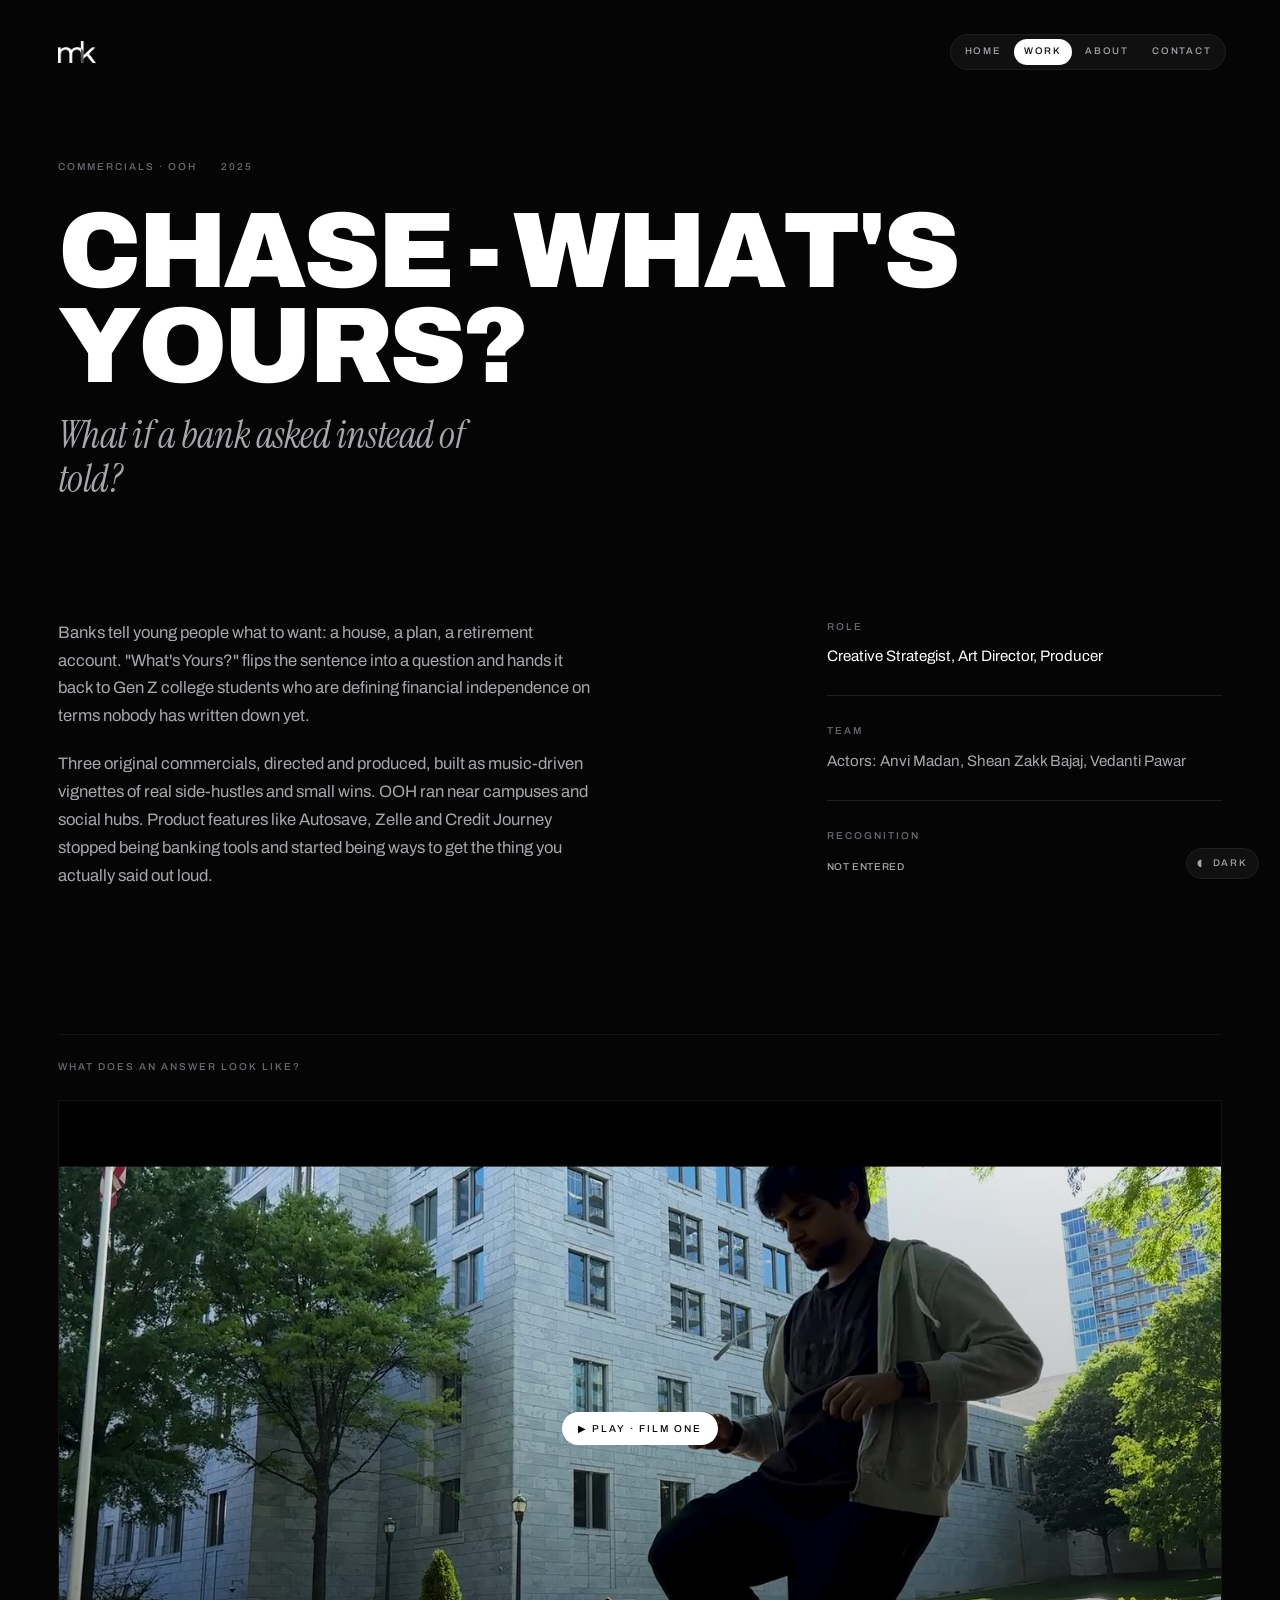
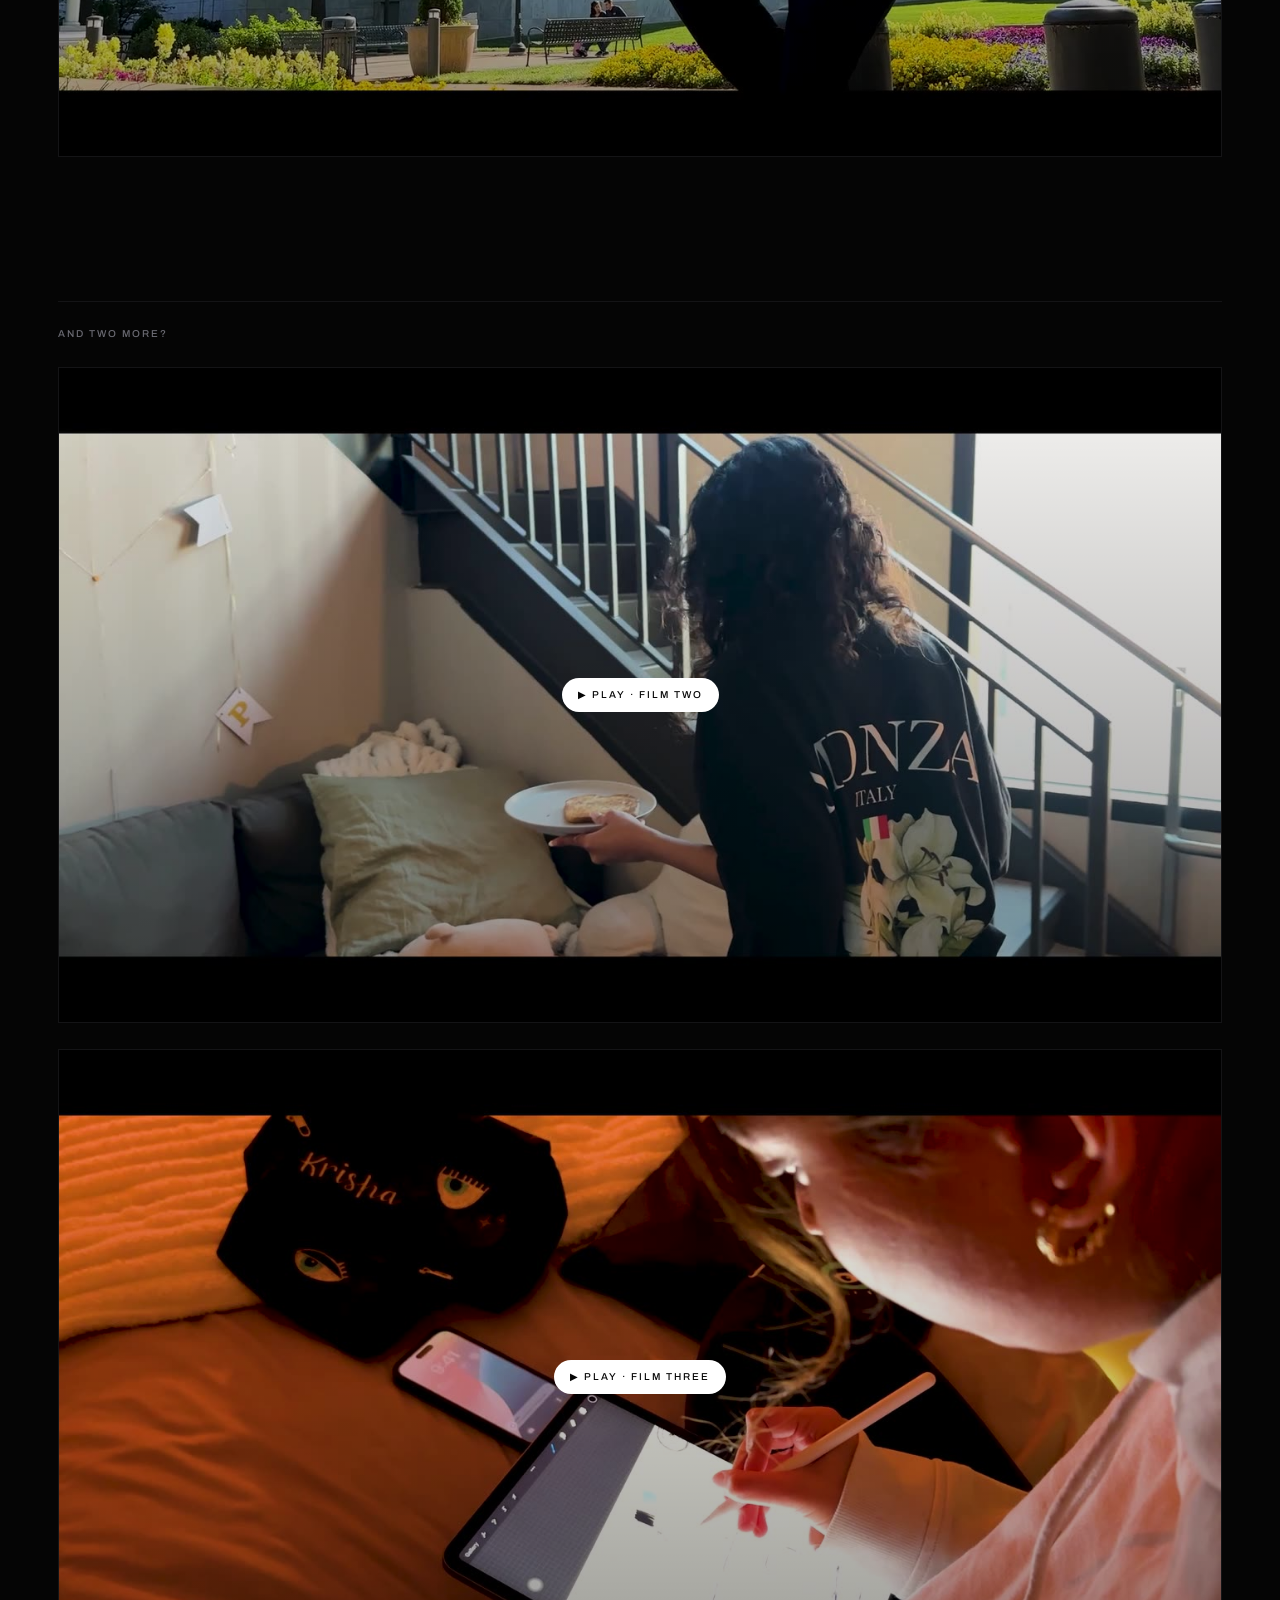
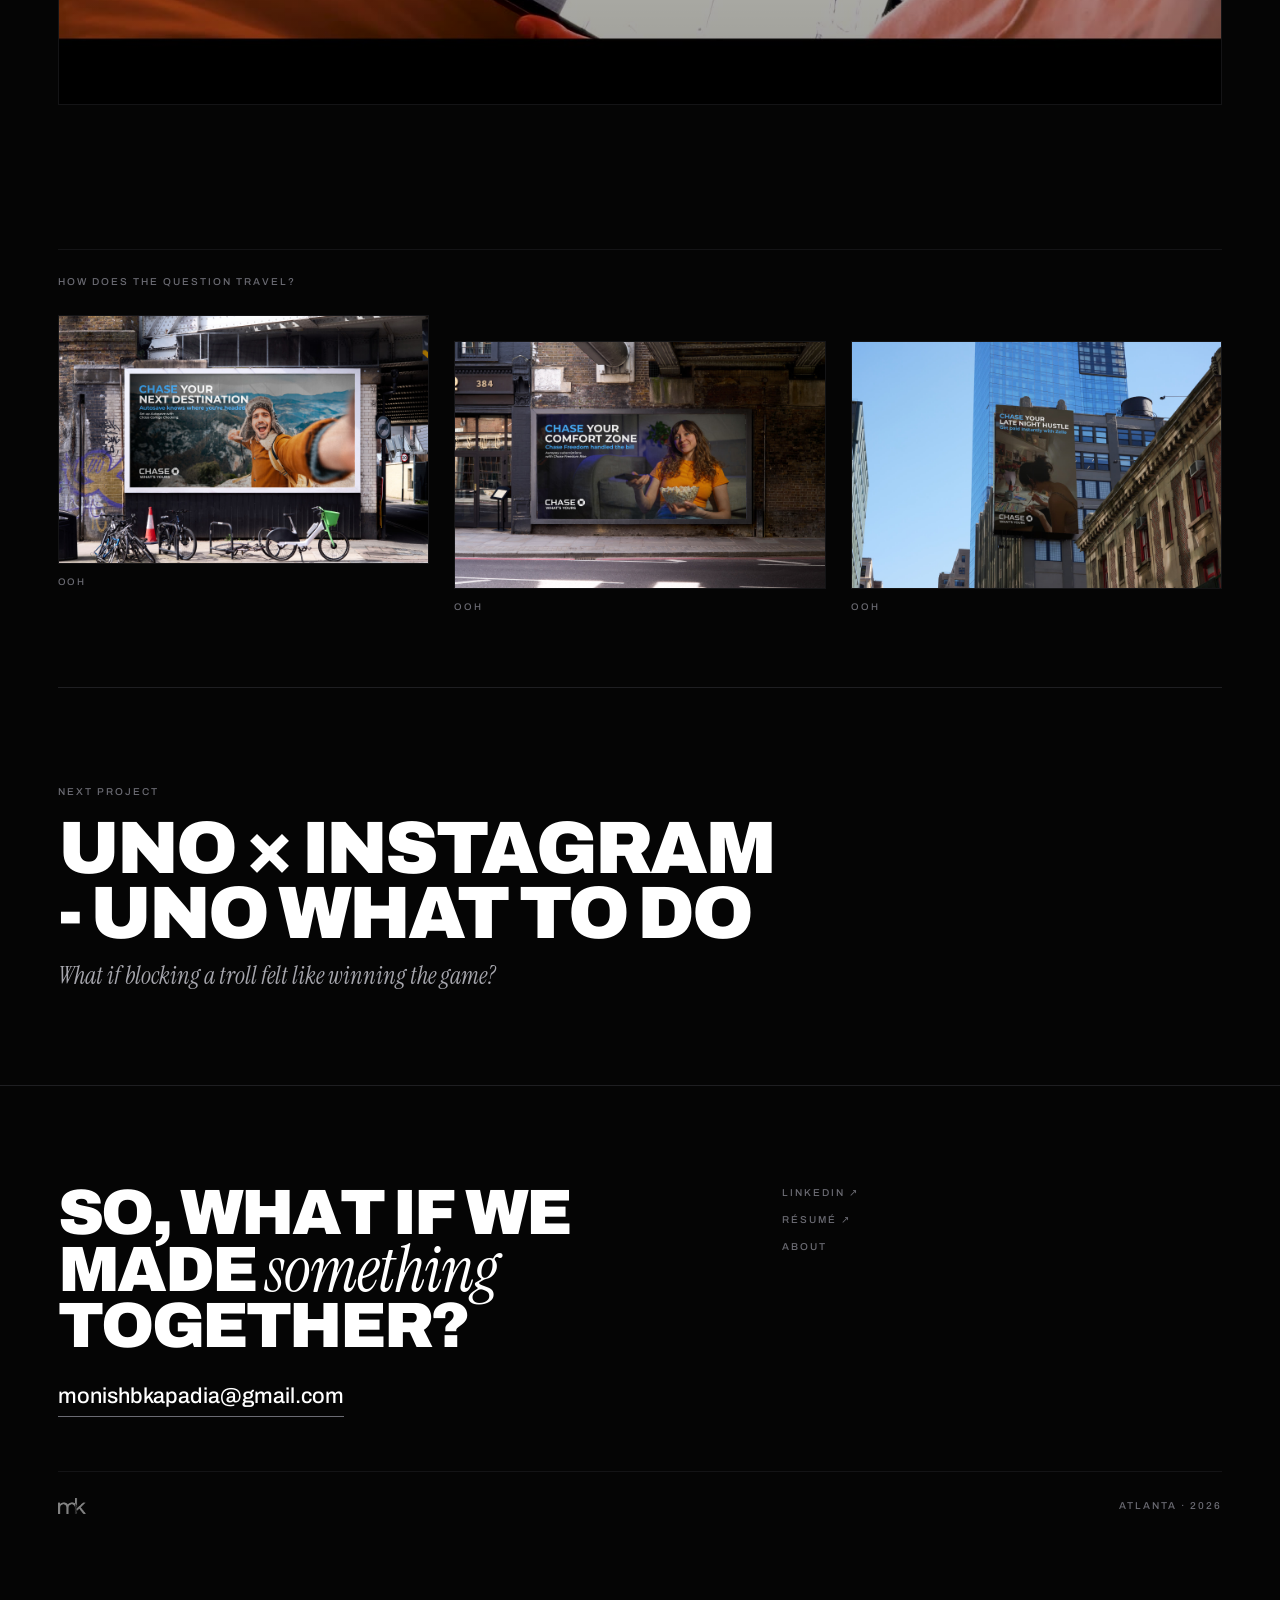
<file: work/chase/index.html>
<!doctype html>
<html lang="en">
<head>
<meta charset="utf-8">
<meta name="viewport" content="width=device-width, initial-scale=1">
<title>Chase: What's Yours? — Monish Kapadia</title>
<meta name="description" content="Banks tell young people what to want: a house, a plan, a retirement account. "What's Yours?" flips the sentence into a question and hands it back to Gen Z college students who are ">
<link rel="canonical" href="https://www.monishkapadia.in/work/chase/">
<meta property="og:type" content="website">
<meta property="og:title" content="Chase: What's Yours? — Monish Kapadia">
<meta property="og:description" content="Banks tell young people what to want: a house, a plan, a retirement account. "What's Yours?" flips the sentence into a question and hands it back to Gen Z college students who are ">
<meta property="og:url" content="https://www.monishkapadia.in/work/chase/">
<meta property="og:image" content="https://www.monishkapadia.in/assets/media/loops/chase.jpg">
<meta name="twitter:card" content="summary_large_image">
<meta name="theme-color" content="#050505">
<link rel="icon" href="../../assets/favicon.png" type="image/png">
<link rel="apple-touch-icon" href="../../assets/apple-touch-icon.png">
<link rel="preconnect" href="https://fonts.googleapis.com"><link rel="preconnect" href="https://fonts.gstatic.com" crossorigin><link rel="stylesheet" href="https://fonts.googleapis.com/css2?family=Archivo:wght@400;500;600;900&family=Instrument+Serif:ital@0;1&display=swap">
<link rel="stylesheet" href="../../assets/css/main.css">
<script>(function(){document.documentElement.className+=" js";try{var t=localStorage.getItem("mk-theme");if(t)document.documentElement.setAttribute("data-theme",t)}catch(e){}})();</script>
</head>
<body>
<div class="veil" aria-hidden="true"></div>
<a class="skip" href="#main">Skip to content</a>
<header class="top"><div class="wrap top__in">
  <a class="logo" href="../../index.html" aria-label="Monish Kapadia, home"><img src="../../assets/logo-mk.png" alt="Monish Kapadia" width="720" height="410"></a>
  <nav class="pills" aria-label="Sections">
    <a href="../../index.html">Home</a>
    <a href="../../index.html#work" aria-current="page">Work</a>
    <a href="../../about/index.html">About</a>
    <a href="mailto:monishbkapadia@gmail.com">Contact</a>
  </nav>
</div></header>
<main id="main">
<section class="wrap case-head">
  <div class="case-head__eyebrow">
    <span class="label">Commercials · OOH</span><span class="label">2025</span>
  </div>
  <h1 class="d case-head__name" data-anim>Chase - What's Yours?</h1>
  <p class="case-head__q">What if a bank asked instead of told?</p>
</section>

<div class="wrap case-body">
  <div class="case-lede"><p>Banks tell young people what to want: a house, a plan, a retirement account. "What's Yours?" flips the sentence into a question and hands it back to Gen Z college students who are defining financial independence on terms nobody has written down yet.</p>
<p>Three original commercials, directed and produced, built as music-driven vignettes of real side-hustles and small wins. OOH ran near campuses and social hubs. Product features like Autosave, Zelle and Credit Journey stopped being banking tools and started being ways to get the thing you actually said out loud.</p></div>
  <dl class="credits">
    <div class="credits__row"><dt class="label">Role</dt><dd>Creative Strategist, Art Director, Producer</dd></div>
    <div class="credits__row"><dt class="label">Team</dt><dd><em>Actors: Anvi Madan, Shean Zakk Bajaj, Vedanti Pawar</em></dd></div>
    <div class="credits__row"><dt class="label">Recognition</dt><dd><em class="label" style="letter-spacing:.06em">Not entered</em></dd></div>
  </dl>
</div>
<section class="block wrap rise">
  <div class="block__head"><h2>What does an answer look like?</h2></div>
  <figure class="stage film">
  <img class="film__poster" src="../../assets/media/chase/pro1-v1-mkapadia.jpg" alt="Film one" loading="lazy" decoding="async">
  <video class="film__vid" preload="none" data-src="../../assets/media/chase/pro1-v1-mkapadia.mp4" playsinline></video>
  <button class="film__btn" type="button" aria-label="Play Film one"><span>&#9654; Play &middot; Film one</span></button>
</figure>
</section>
<section class="block wrap rise">
  <div class="block__head"><h2>And two more?</h2></div>
  <figure class="stage film">
  <img class="film__poster" src="../../assets/media/chase/pro1-v2-mkapadia.jpg" alt="Film two" loading="lazy" decoding="async">
  <video class="film__vid" preload="none" data-src="../../assets/media/chase/pro1-v2-mkapadia.mp4" playsinline></video>
  <button class="film__btn" type="button" aria-label="Play Film two"><span>&#9654; Play &middot; Film two</span></button>
</figure>
  <figure class="stage film">
  <img class="film__poster" src="../../assets/media/chase/pro1-v3-mkapadia.jpg" alt="Film three" loading="lazy" decoding="async">
  <video class="film__vid" preload="none" data-src="../../assets/media/chase/pro1-v3-mkapadia.mp4" playsinline></video>
  <button class="film__btn" type="button" aria-label="Play Film three"><span>&#9654; Play &middot; Film three</span></button>
</figure>
</section>
<section class="block wrap rise">
  <div class="block__head"><h2>How does the question travel?</h2></div>
  <div class="media-grid mg-3"><figure class="fig">
  <div class="stage"><img src="../../assets/media/chase/pro1-print1-mkapadia.jpg" alt="OOH" loading="lazy" decoding="async"></div>
  <figcaption>OOH</figcaption>
</figure>
<figure class="fig">
  <div class="stage"><img src="../../assets/media/chase/pro1-print2-mkapadia.jpg" alt="OOH" loading="lazy" decoding="async"></div>
  <figcaption>OOH</figcaption>
</figure>
<figure class="fig">
  <div class="stage"><img src="../../assets/media/chase/pro1-print3-mkapadia.jpg" alt="OOH" loading="lazy" decoding="async"></div>
  <figcaption>OOH</figcaption>
</figure></div>
</section>
<div class="wrap">
  <a class="next" href="../uno-instagram/index.html">
    <span class="label">Next project</span>
    <p class="d next__name">UNO × Instagram - UNO What To Do</p>
    <p class="next__q">What if blocking a troll felt like winning the game?</p>
  </a>
</div>
</main>
<footer class="foot"><div class="wrap">
<div class="foot__in">
  <div>
    <p class="d foot__q" data-anim>So, what if we made <span class="s">something</span> together?</p>
    <a class="mail" href="mailto:monishbkapadia@gmail.com" style="margin-top:1.6rem">monishbkapadia@gmail.com</a>
  </div>
  <div class="foot__links">
    <a href="https://www.linkedin.com/in/monishkapadia/" target="_blank" rel="noopener">LinkedIn &#8599;</a>
    <a href="../../assets/monishkapadia-resume.pdf" target="_blank" rel="noopener">Résumé &#8599;</a>
    <a href="../../about/index.html">About</a>
  </div>
</div>
<div class="foot__base">
  <img src="../../assets/logo-mk.png" alt="" width="720" height="410">
  <span class="label">Atlanta &middot; 2026</span>
</div>
</div></footer>
<button class="themetoggle" type="button" data-theme-toggle aria-label="Switch colour theme">
  <i aria-hidden="true">&#9686;</i><span data-theme-label>Dark</span>
</button>
<script src="../../assets/js/main.js" defer></script>
</body>
</html>
</file>
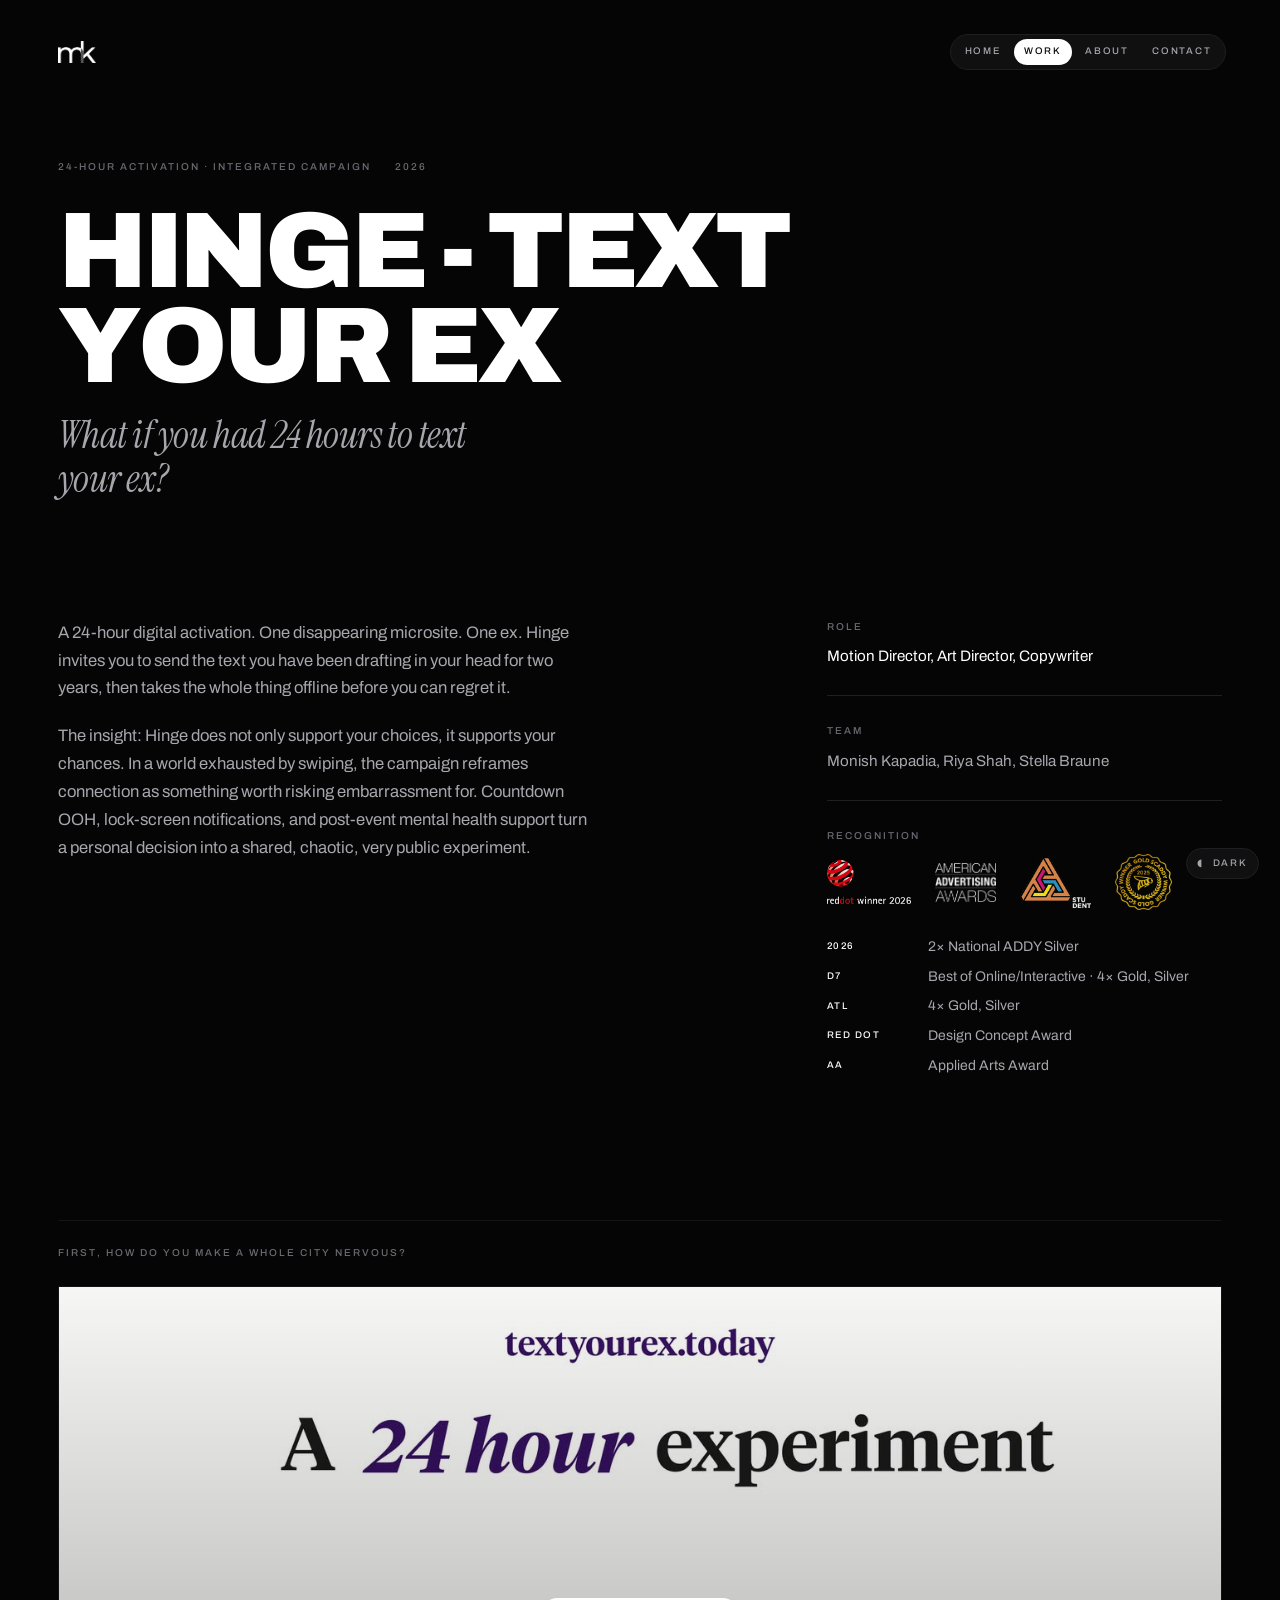
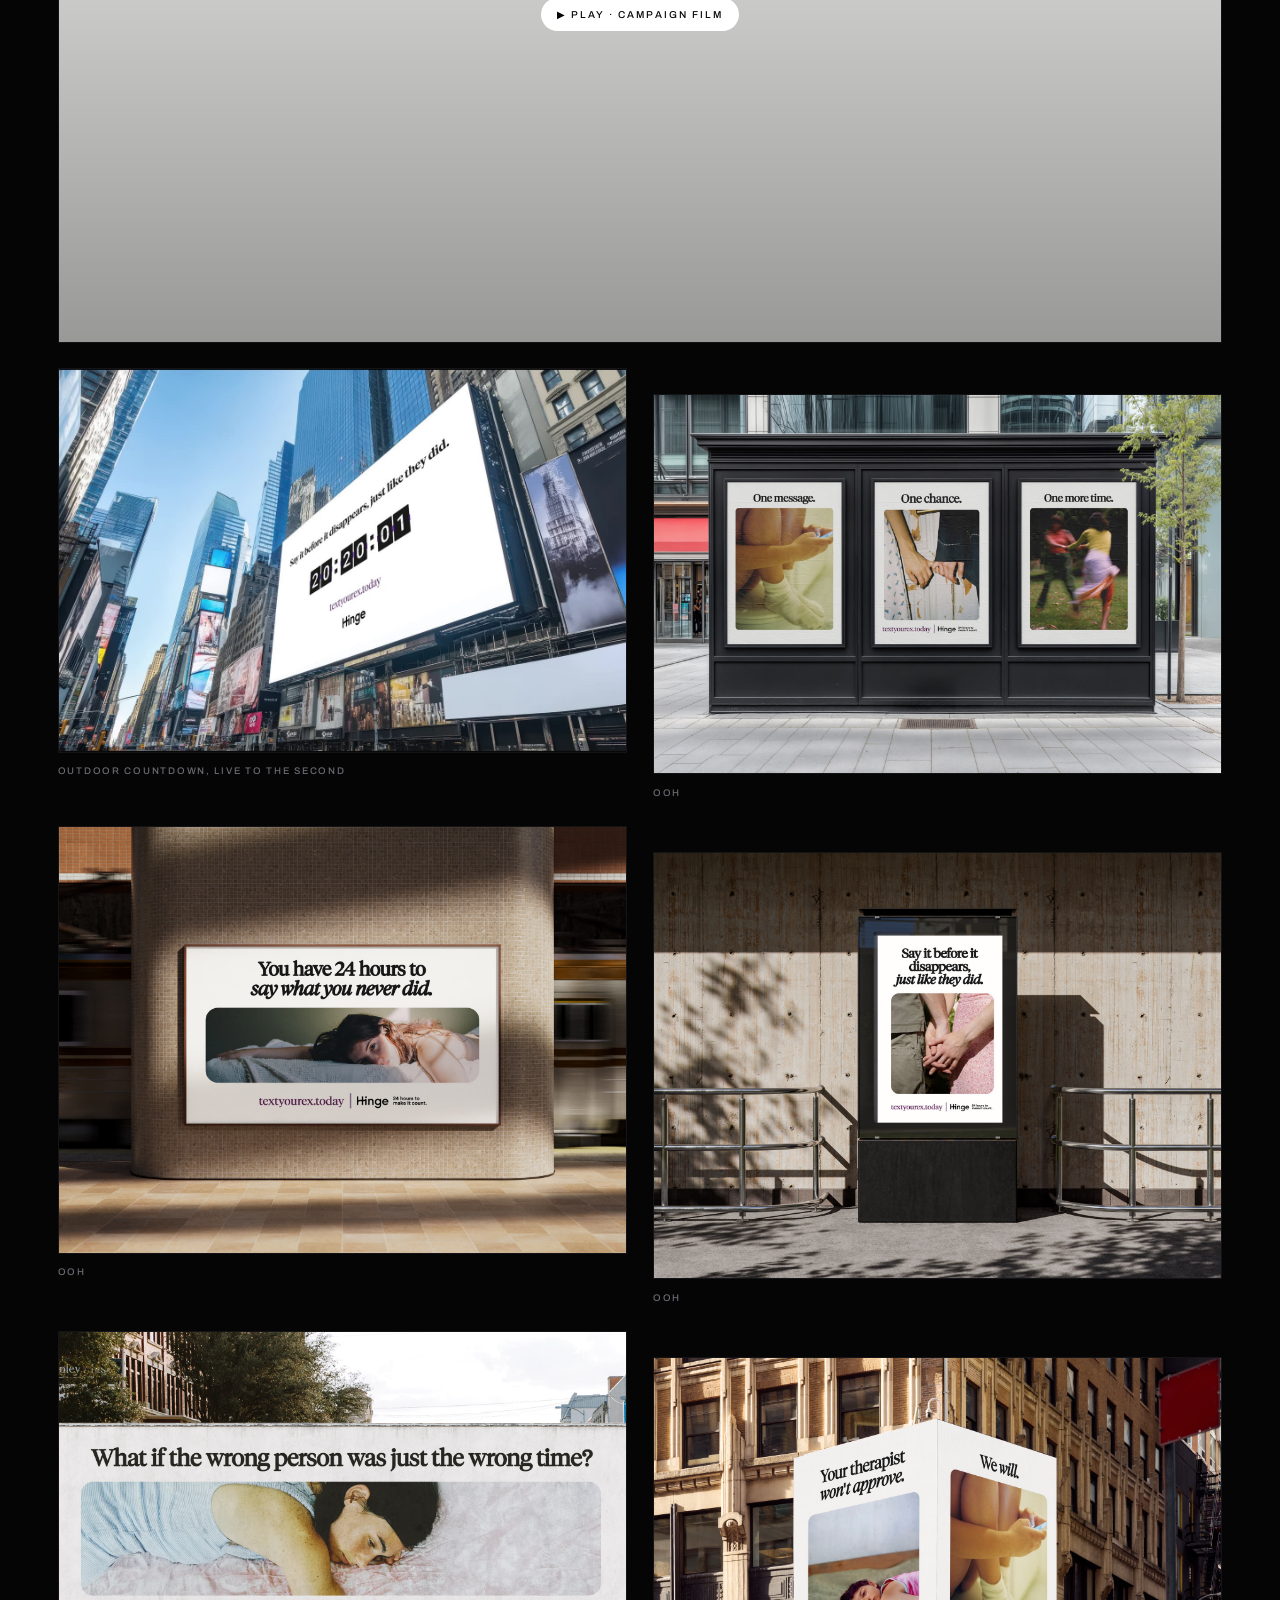
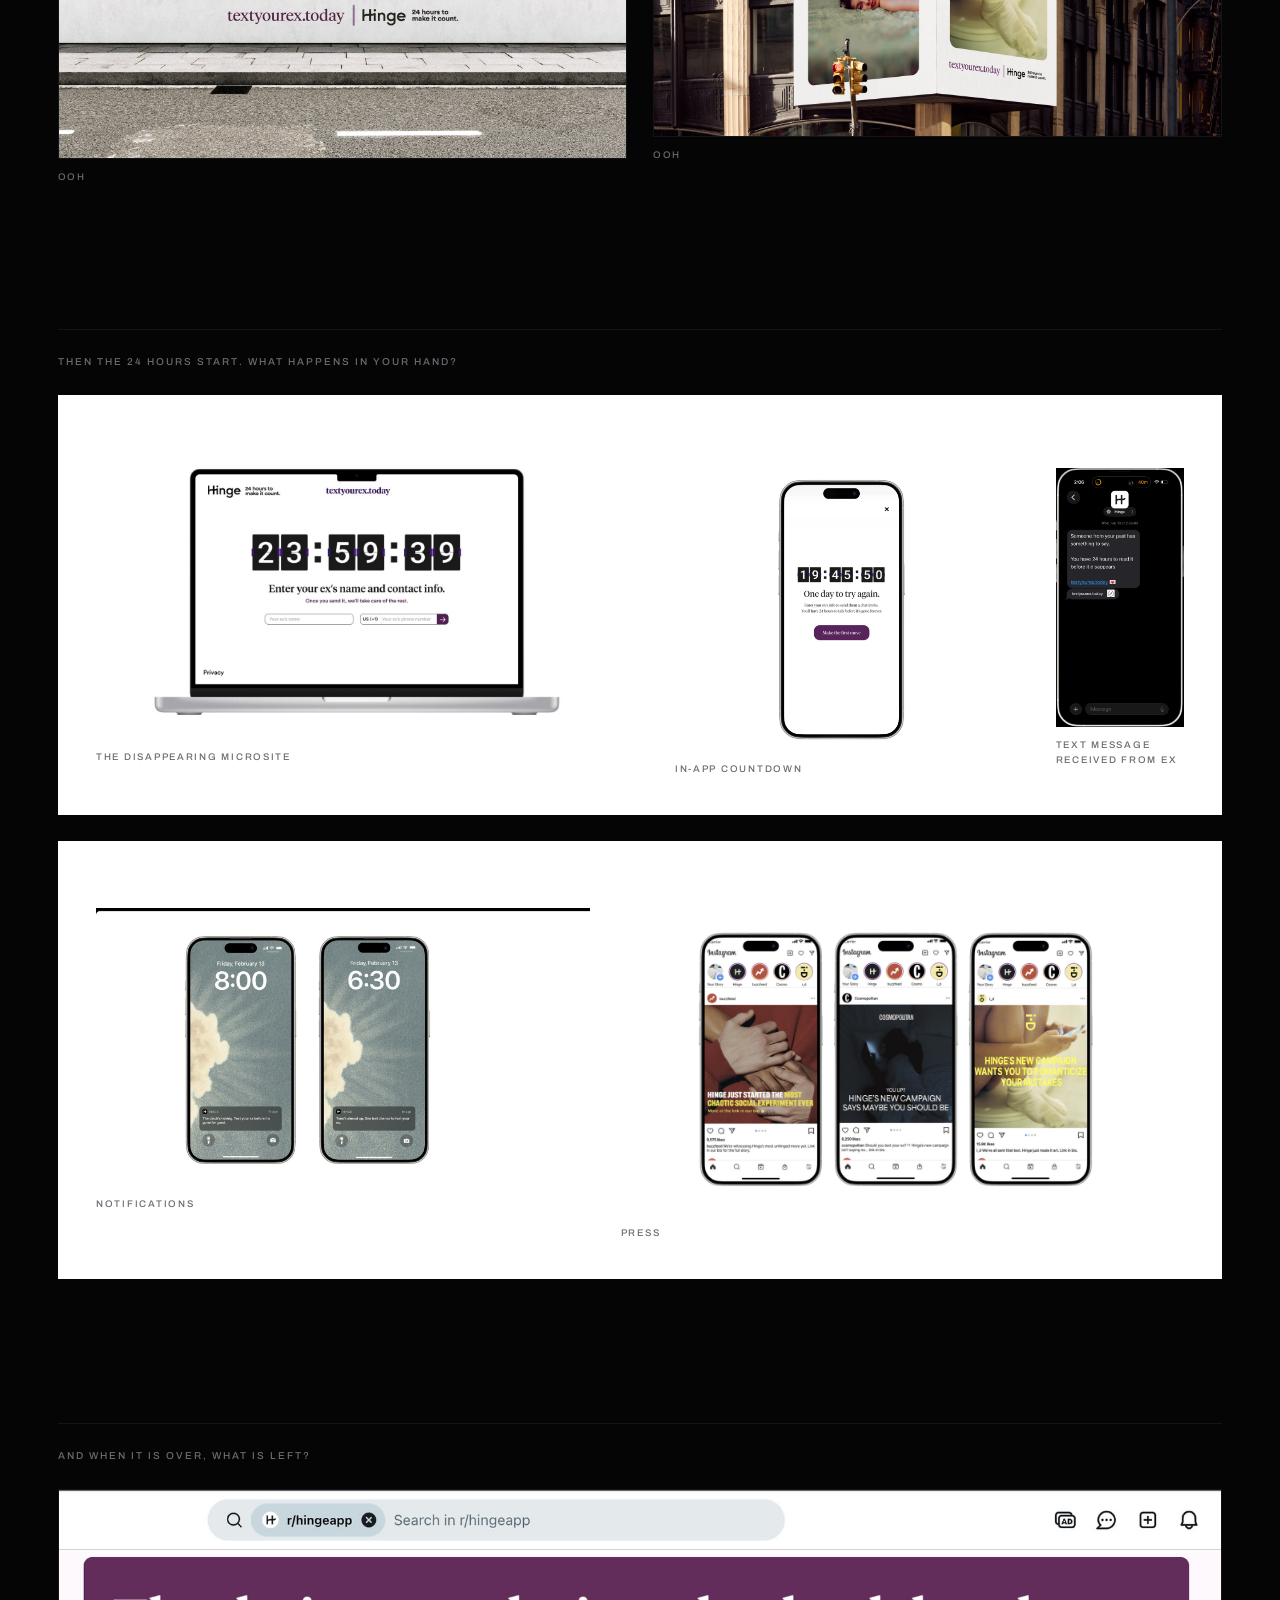
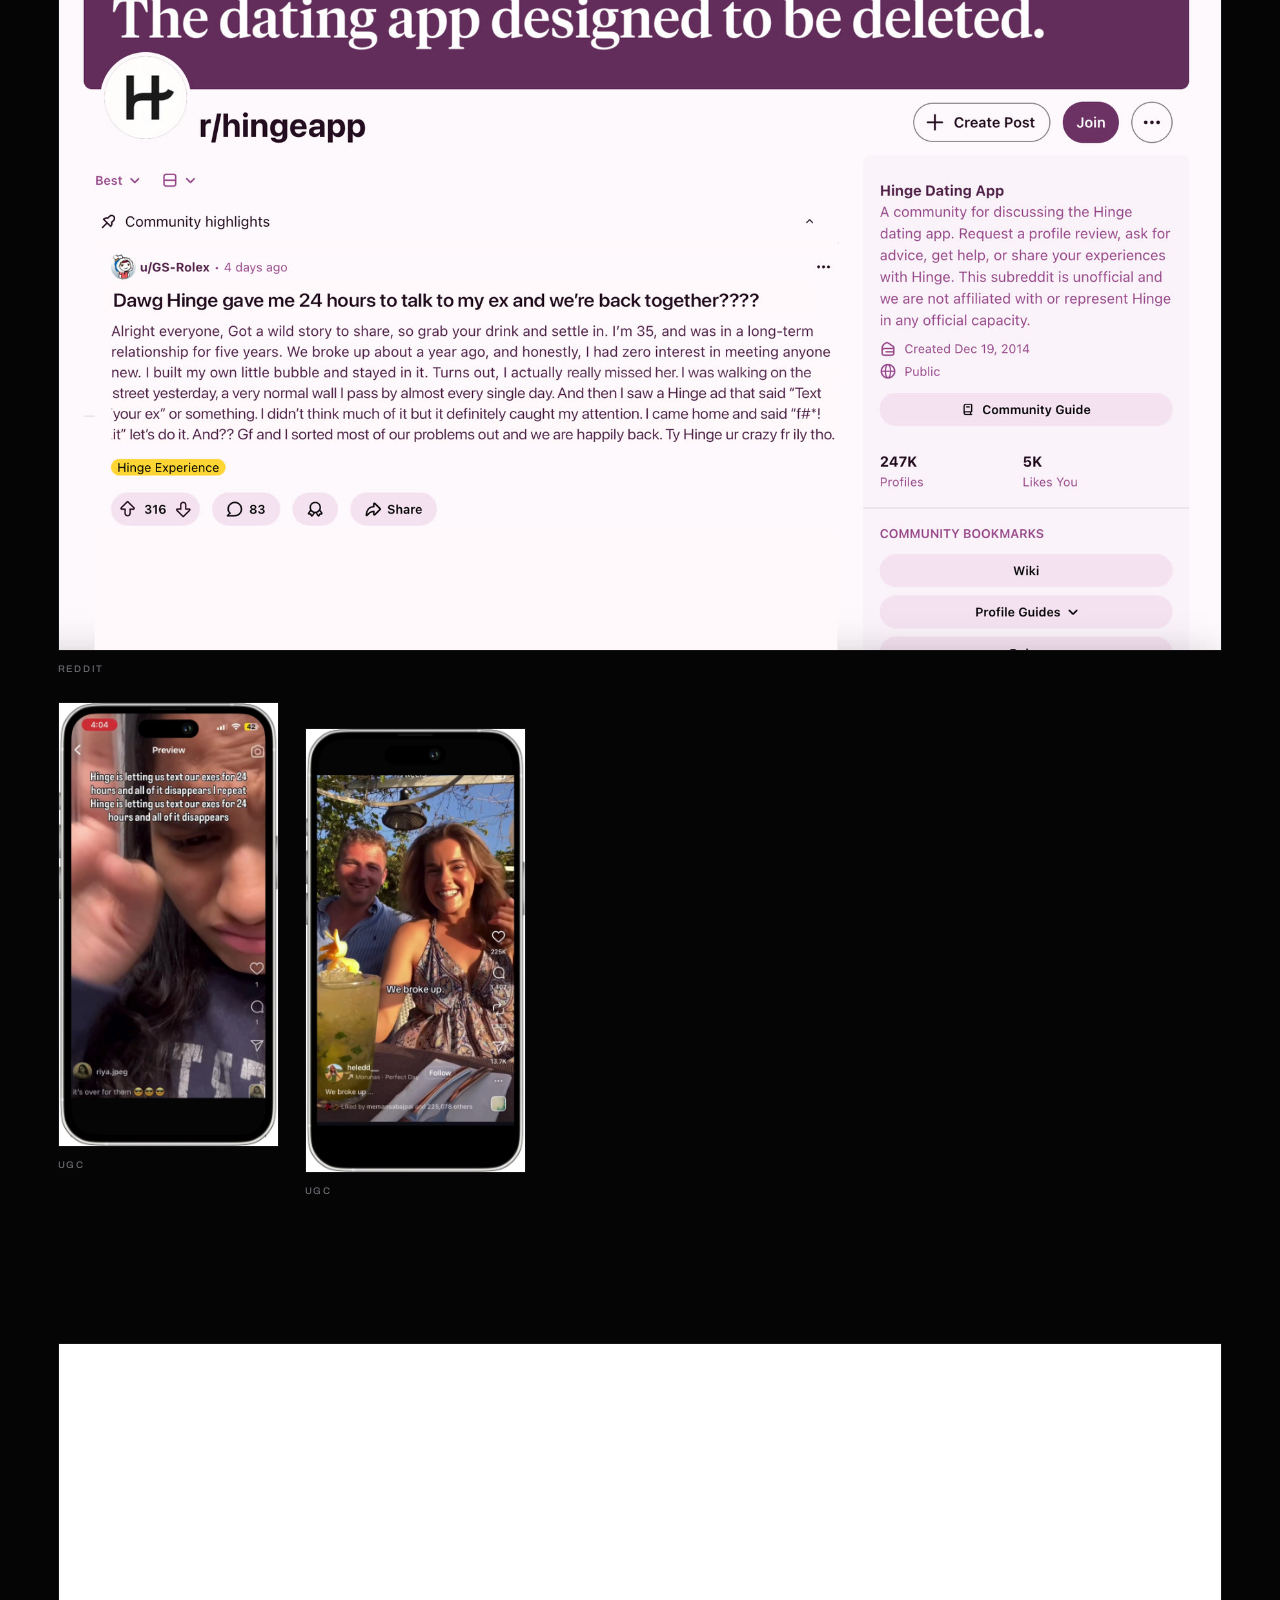
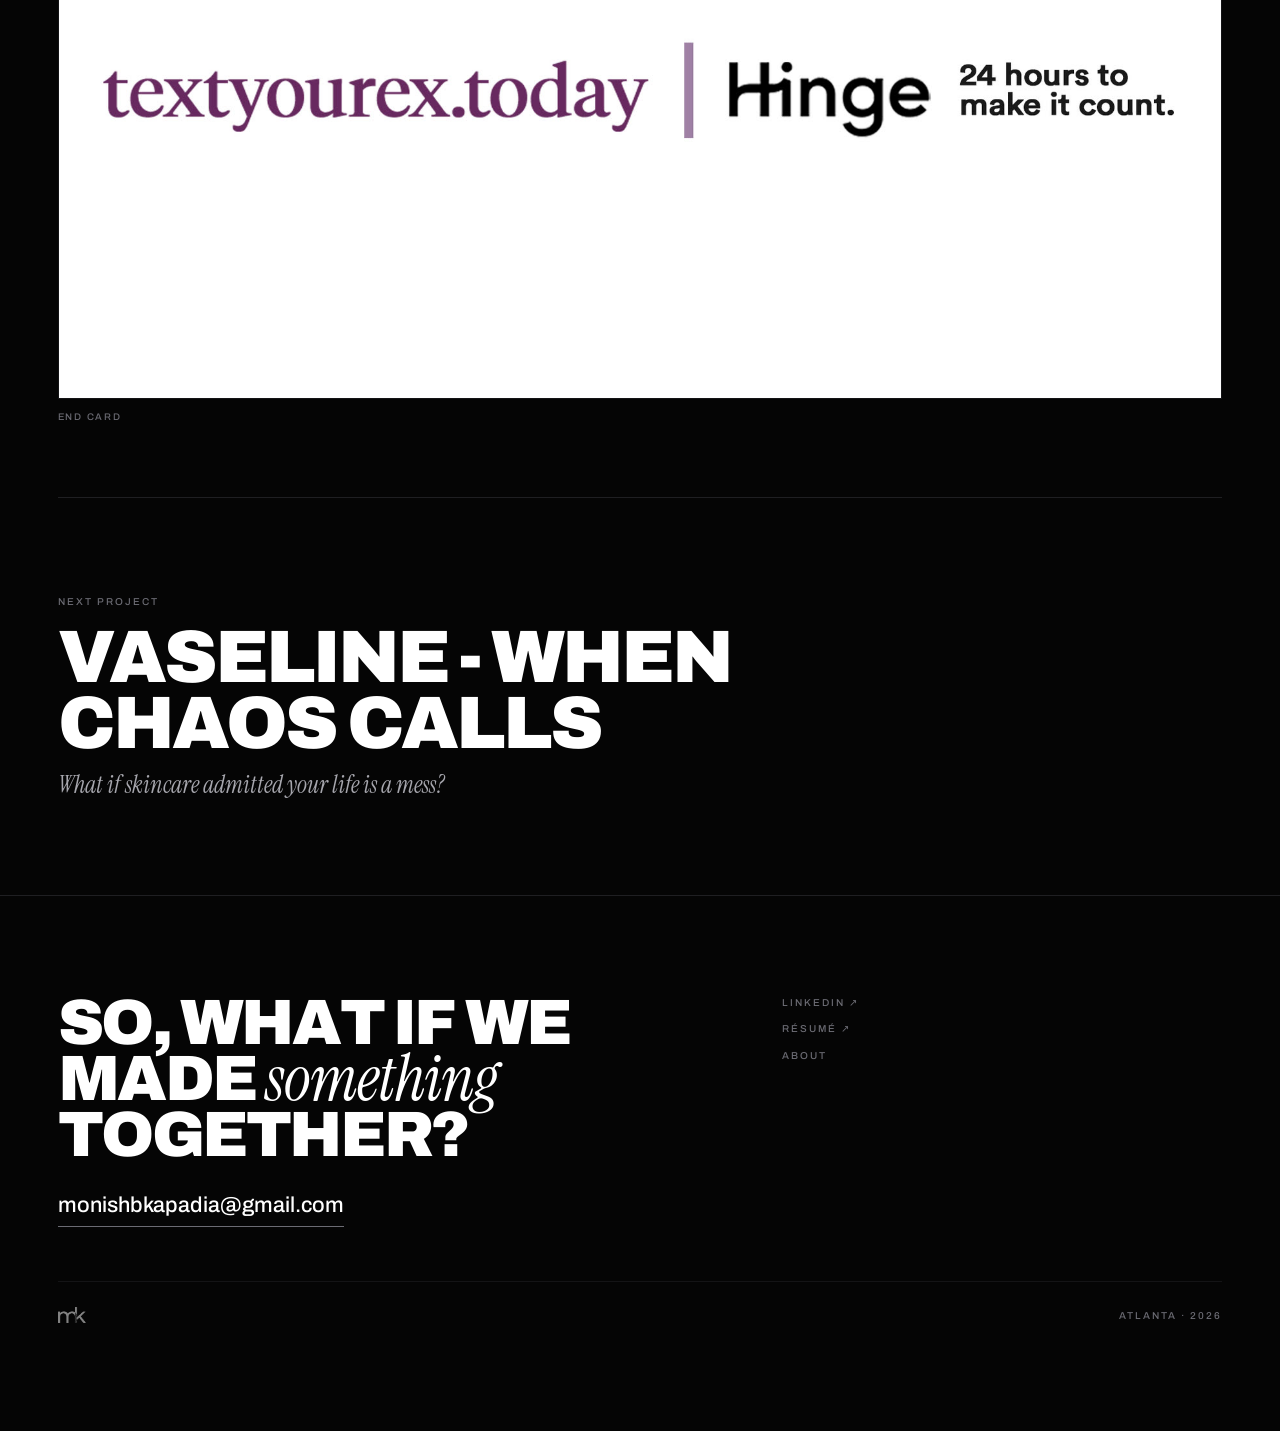
<file: work/hinge/index.html>
<!doctype html>
<html lang="en">
<head>
<meta charset="utf-8">
<meta name="viewport" content="width=device-width, initial-scale=1">
<title>Hinge: Text Your Ex — Monish Kapadia</title>
<meta name="description" content="A 24-hour digital activation. One disappearing microsite. One ex. Hinge invites you to send the text you have been drafting in your head for two years, then takes the whole thing o">
<link rel="canonical" href="https://www.monishkapadia.in/work/hinge/">
<meta property="og:type" content="website">
<meta property="og:title" content="Hinge: Text Your Ex — Monish Kapadia">
<meta property="og:description" content="A 24-hour digital activation. One disappearing microsite. One ex. Hinge invites you to send the text you have been drafting in your head for two years, then takes the whole thing o">
<meta property="og:url" content="https://www.monishkapadia.in/work/hinge/">
<meta property="og:image" content="https://www.monishkapadia.in/assets/media/loops/hinge.jpg">
<meta name="twitter:card" content="summary_large_image">
<meta name="theme-color" content="#050505">
<link rel="icon" href="../../assets/favicon.png" type="image/png">
<link rel="apple-touch-icon" href="../../assets/apple-touch-icon.png">
<link rel="preconnect" href="https://fonts.googleapis.com"><link rel="preconnect" href="https://fonts.gstatic.com" crossorigin><link rel="stylesheet" href="https://fonts.googleapis.com/css2?family=Archivo:wght@400;500;600;900&family=Instrument+Serif:ital@0;1&display=swap">
<link rel="stylesheet" href="../../assets/css/main.css">
<script>(function(){document.documentElement.className+=" js";try{var t=localStorage.getItem("mk-theme");if(t)document.documentElement.setAttribute("data-theme",t)}catch(e){}})();</script>
</head>
<body>
<div class="veil" aria-hidden="true"></div>
<a class="skip" href="#main">Skip to content</a>
<header class="top"><div class="wrap top__in">
  <a class="logo" href="../../index.html" aria-label="Monish Kapadia, home"><img src="../../assets/logo-mk.png" alt="Monish Kapadia" width="720" height="410"></a>
  <nav class="pills" aria-label="Sections">
    <a href="../../index.html">Home</a>
    <a href="../../index.html#work" aria-current="page">Work</a>
    <a href="../../about/index.html">About</a>
    <a href="mailto:monishbkapadia@gmail.com">Contact</a>
  </nav>
</div></header>
<main id="main">
<section class="wrap case-head">
  <div class="case-head__eyebrow">
    <span class="label">24-hour activation · Integrated campaign</span><span class="label">2026</span>
  </div>
  <h1 class="d case-head__name" data-anim>Hinge - Text Your Ex</h1>
  <p class="case-head__q">What if you had 24 hours to text your ex?</p>
</section>

<div class="wrap case-body">
  <div class="case-lede"><p>A 24-hour digital activation. One disappearing microsite. One ex. Hinge invites you to send the text you have been drafting in your head for two years, then takes the whole thing offline before you can regret it.</p>
<p>The insight: Hinge does not only support your choices, it supports your chances. In a world exhausted by swiping, the campaign reframes connection as something worth risking embarrassment for. Countdown OOH, lock-screen notifications, and post-event mental health support turn a personal decision into a shared, chaotic, very public experiment.</p></div>
  <dl class="credits">
    <div class="credits__row"><dt class="label">Role</dt><dd>Motion Director, Art Director, Copywriter</dd></div>
    <div class="credits__row"><dt class="label">Team</dt><dd><em>Monish Kapadia, Riya Shah, Stella Braune</em></dd></div>
    <div class="credits__row"><dt class="label">Recognition</dt><dd><ul class="badges badges--credit"><li data-k="red-dot"><img class="b-dark" src="../../assets/badges/badge-red-dot.png" alt="Red Dot Award winner 2026" loading="lazy"><img class="b-light" src="../../assets/badges/badge-red-dot--light.png" alt="" aria-hidden="true" loading="lazy"></li><li data-k="addy"><img class="b-dark" src="../../assets/badges/badge-addy.png" alt="American Advertising Awards" loading="lazy"><img class="b-light" src="../../assets/badges/badge-addy--light.png" alt="" aria-hidden="true" loading="lazy"></li><li data-k="applied-arts"><img src="../../assets/badges/badge-applied-arts.png" alt="Applied Arts Award" loading="lazy"></li><li data-k="scaddy-gold"><img src="../../assets/badges/badge-scaddy-gold.png" alt="SCADDY Gold" loading="lazy"></li></ul><ul class="awards"><li><b>2026</b><span>2× National ADDY Silver</span></li><li><b>D7</b><span>Best of Online/Interactive · 4× Gold, Silver</span></li><li><b>ATL</b><span>4× Gold, Silver</span></li><li><b>RED DOT</b><span>Design Concept Award</span></li><li><b>AA</b><span>Applied Arts Award</span></li></ul></dd></div>
  </dl>
</div>
<section class="block wrap rise">
  <div class="block__head"><h2>First, how do you make a whole city nervous?</h2></div>
  <figure class="stage film">
  <img class="film__poster" src="../../assets/media/hinge/02-finalcampaignvideo.jpg" alt="Campaign film" loading="lazy" decoding="async">
  <video class="film__vid" preload="none" data-src="../../assets/media/hinge/02-finalcampaignvideo.mp4" playsinline></video>
  <button class="film__btn" type="button" aria-label="Play Campaign film"><span>&#9654; Play &middot; Campaign film</span></button>
</figure>
  <div class="media-grid mg-2"><figure class="fig">
  <div class="stage"><video data-loop data-auto src="../../assets/media/hinge/13outdoor-countdown-1.mp4" poster="../../assets/media/hinge/13outdoor-countdown-1.jpg" muted loop playsinline preload="metadata"></video></div>
  <figcaption>Outdoor countdown, live to the second</figcaption>
</figure>
<figure class="fig">
  <div class="stage"><img src="../../assets/media/hinge/09ooh-mockup-4.jpg" alt="OOH" loading="lazy" decoding="async"></div>
  <figcaption>OOH</figcaption>
</figure></div>
  <div class="media-grid mg-2"><figure class="fig">
  <div class="stage"><img src="../../assets/media/hinge/06ooh-mockup-1.jpg" alt="OOH" loading="lazy" decoding="async"></div>
  <figcaption>OOH</figcaption>
</figure>
<figure class="fig">
  <div class="stage"><img src="../../assets/media/hinge/10ooh-mockup-5.jpg" alt="OOH" loading="lazy" decoding="async"></div>
  <figcaption>OOH</figcaption>
</figure></div>
  <div class="media-grid mg-2"><figure class="fig">
  <div class="stage"><img src="../../assets/media/hinge/11ooh-mockup-6.jpg" alt="OOH" loading="lazy" decoding="async"></div>
  <figcaption>OOH</figcaption>
</figure>
<figure class="fig">
  <div class="stage"><img src="../../assets/media/hinge/12ooh-mockup-7.jpg" alt="OOH" loading="lazy" decoding="async"></div>
  <figcaption>OOH</figcaption>
</figure></div>
</section>
<section class="block wrap rise">
  <div class="block__head"><h2>Then the 24 hours start. What happens in your hand?</h2></div>
  <div class="media-row media-row--plate media-row--spread"><figure class="fig" style="--w:48%">
  <div class="stage"><video data-loop data-auto src="../../assets/media/hinge/03-micrositemockup.mp4" poster="../../assets/media/hinge/03-micrositemockup.jpg" muted loop playsinline preload="metadata"></video></div>
  <figcaption>The disappearing microsite</figcaption>
</figure>
<figure class="fig" style="--w:29.8%">
  <div class="stage"><video data-loop data-auto src="../../assets/media/hinge/05-in-app-countdown-mp4.mp4" poster="../../assets/media/hinge/05-in-app-countdown-mp4.jpg" muted loop playsinline preload="metadata"></video></div>
  <figcaption>In-app countdown</figcaption>
</figure>
<figure class="fig" style="--w:11.8%">
  <div class="stage"><img src="../../assets/media/hinge/15phone-message.jpg" alt="Text message received from ex" loading="lazy" decoding="async"></div>
  <figcaption>Text message received from ex</figcaption>
</figure></div>
  <div class="media-row media-row--plate"><figure class="fig" style="--w:45.4%">
  <div class="stage"><img src="../../assets/media/hinge/18text-notifications.jpg" alt="Notifications" loading="lazy" decoding="async"></div>
  <figcaption>Notifications</figcaption>
</figure>
<figure class="fig" style="--w:50.6%">
  <div class="stage"><img src="../../assets/media/hinge/16press-mockups.png" alt="Press" loading="lazy" decoding="async"></div>
  <figcaption>Press</figcaption>
</figure></div>
</section>
<section class="block wrap rise">
  <div class="block__head"><h2>And when it is over, what is left?</h2></div>
  <figure class="fig">
  <div class="stage"><img src="../../assets/media/hinge/17reddit-post.jpg" alt="Reddit" loading="lazy" decoding="async"></div>
  <figcaption>Reddit</figcaption>
</figure>
  <div class="media-row"><figure class="fig" style="--w:19%">
  <div class="stage stage--snd"><video data-loop data-auto data-sound src="../../assets/media/hinge/19-ugc-1-mocked.mp4" poster="../../assets/media/hinge/19-ugc-1-mocked.jpg" muted loop playsinline preload="metadata"></video><button class="snd" type="button" data-snd aria-pressed="false" aria-label="Turn sound on"><i aria-hidden="true">&#9834;</i><span>Sound on</span></button></div>
  <figcaption>UGC</figcaption>
</figure>
<figure class="fig" style="--w:19%">
  <div class="stage stage--snd"><video data-loop data-auto data-sound src="../../assets/media/hinge/20-ugc-2-mocked.mp4" poster="../../assets/media/hinge/20-ugc-2-mocked.jpg" muted loop playsinline preload="metadata"></video><button class="snd" type="button" data-snd aria-pressed="false" aria-label="Turn sound on"><i aria-hidden="true">&#9834;</i><span>Sound on</span></button></div>
  <figcaption>UGC</figcaption>
</figure></div>
</section>
<section class="block wrap rise">
  
  <figure class="fig">
  <div class="stage"><img src="../../assets/media/hinge/end-card.jpg" alt="End card" loading="lazy" decoding="async"></div>
  <figcaption>End card</figcaption>
</figure>
</section>
<div class="wrap">
  <a class="next" href="../vaseline/index.html">
    <span class="label">Next project</span>
    <p class="d next__name">Vaseline - When Chaos Calls</p>
    <p class="next__q">What if skincare admitted your life is a mess?</p>
  </a>
</div>
</main>
<footer class="foot"><div class="wrap">
<div class="foot__in">
  <div>
    <p class="d foot__q" data-anim>So, what if we made <span class="s">something</span> together?</p>
    <a class="mail" href="mailto:monishbkapadia@gmail.com" style="margin-top:1.6rem">monishbkapadia@gmail.com</a>
  </div>
  <div class="foot__links">
    <a href="https://www.linkedin.com/in/monishkapadia/" target="_blank" rel="noopener">LinkedIn &#8599;</a>
    <a href="../../assets/monishkapadia-resume.pdf" target="_blank" rel="noopener">Résumé &#8599;</a>
    <a href="../../about/index.html">About</a>
  </div>
</div>
<div class="foot__base">
  <img src="../../assets/logo-mk.png" alt="" width="720" height="410">
  <span class="label">Atlanta &middot; 2026</span>
</div>
</div></footer>
<button class="themetoggle" type="button" data-theme-toggle aria-label="Switch colour theme">
  <i aria-hidden="true">&#9686;</i><span data-theme-label>Dark</span>
</button>
<script src="../../assets/js/main.js" defer></script>
</body>
</html>
</file>
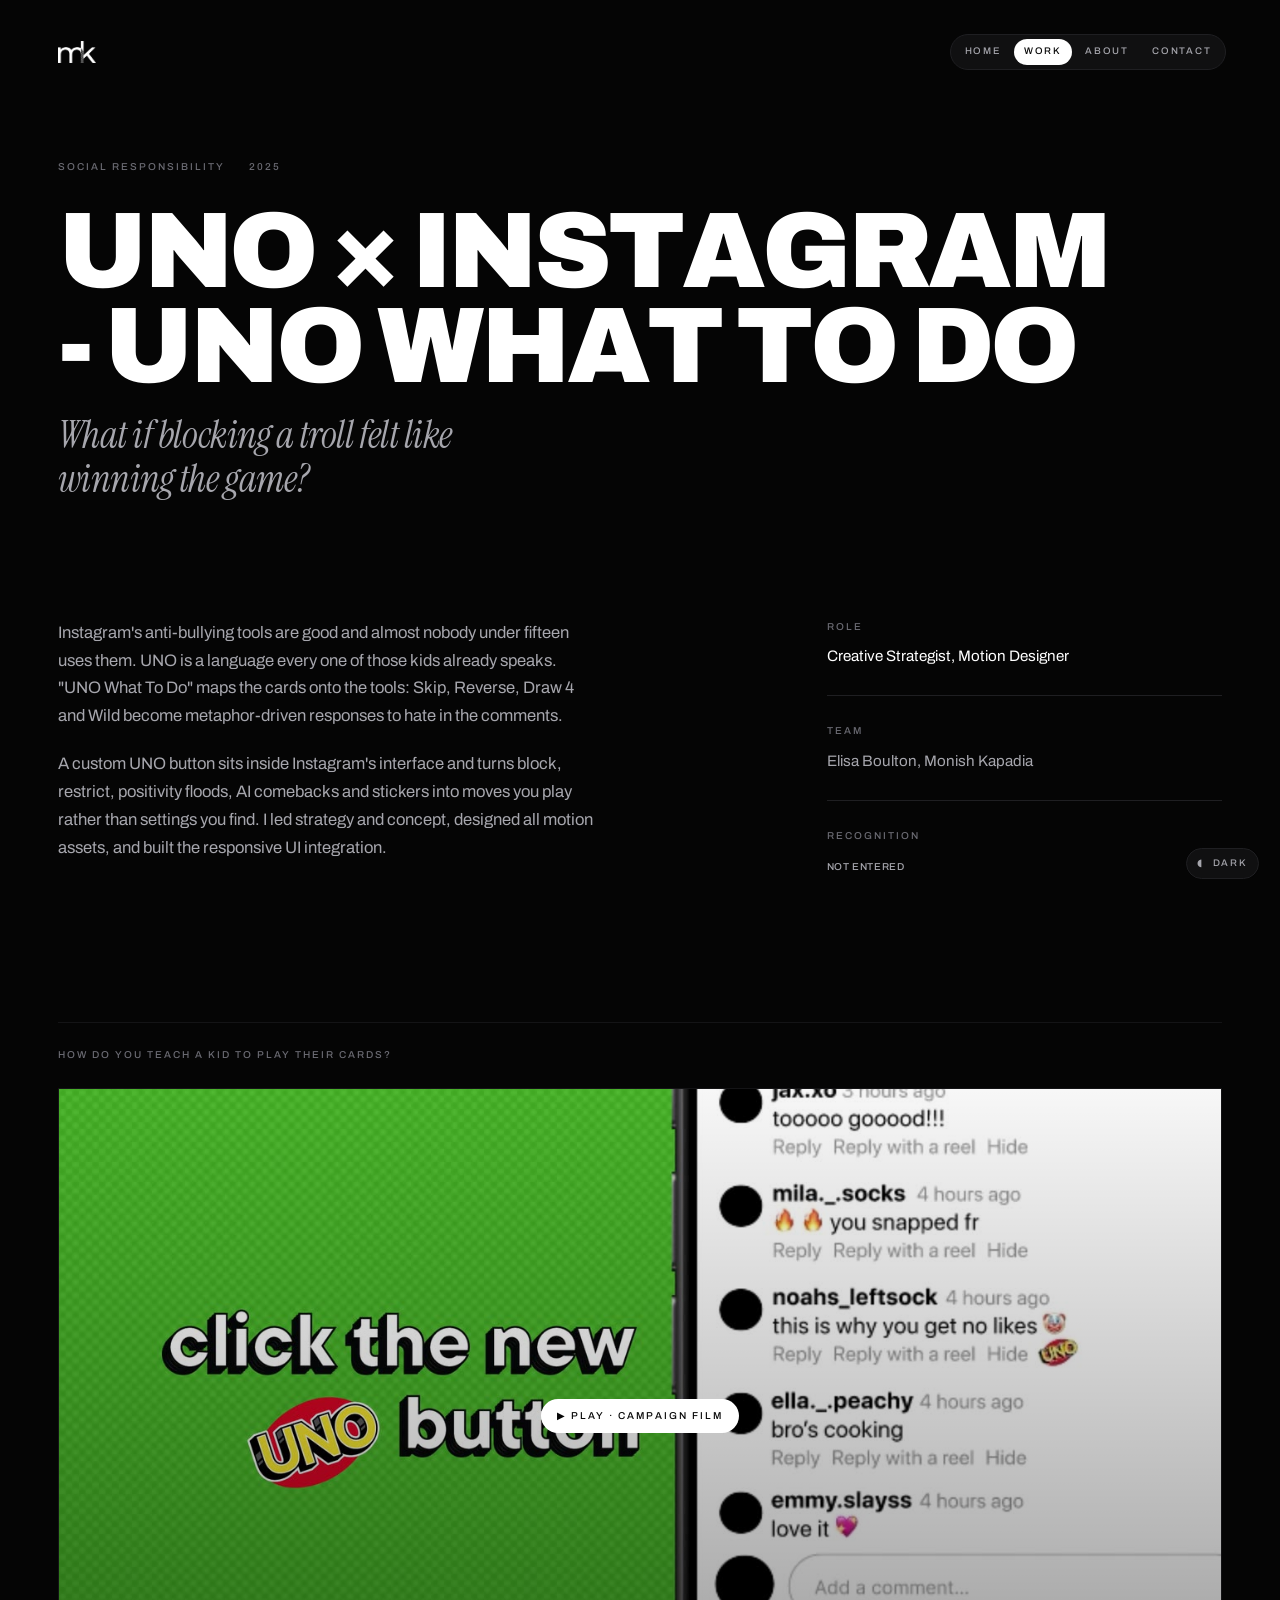
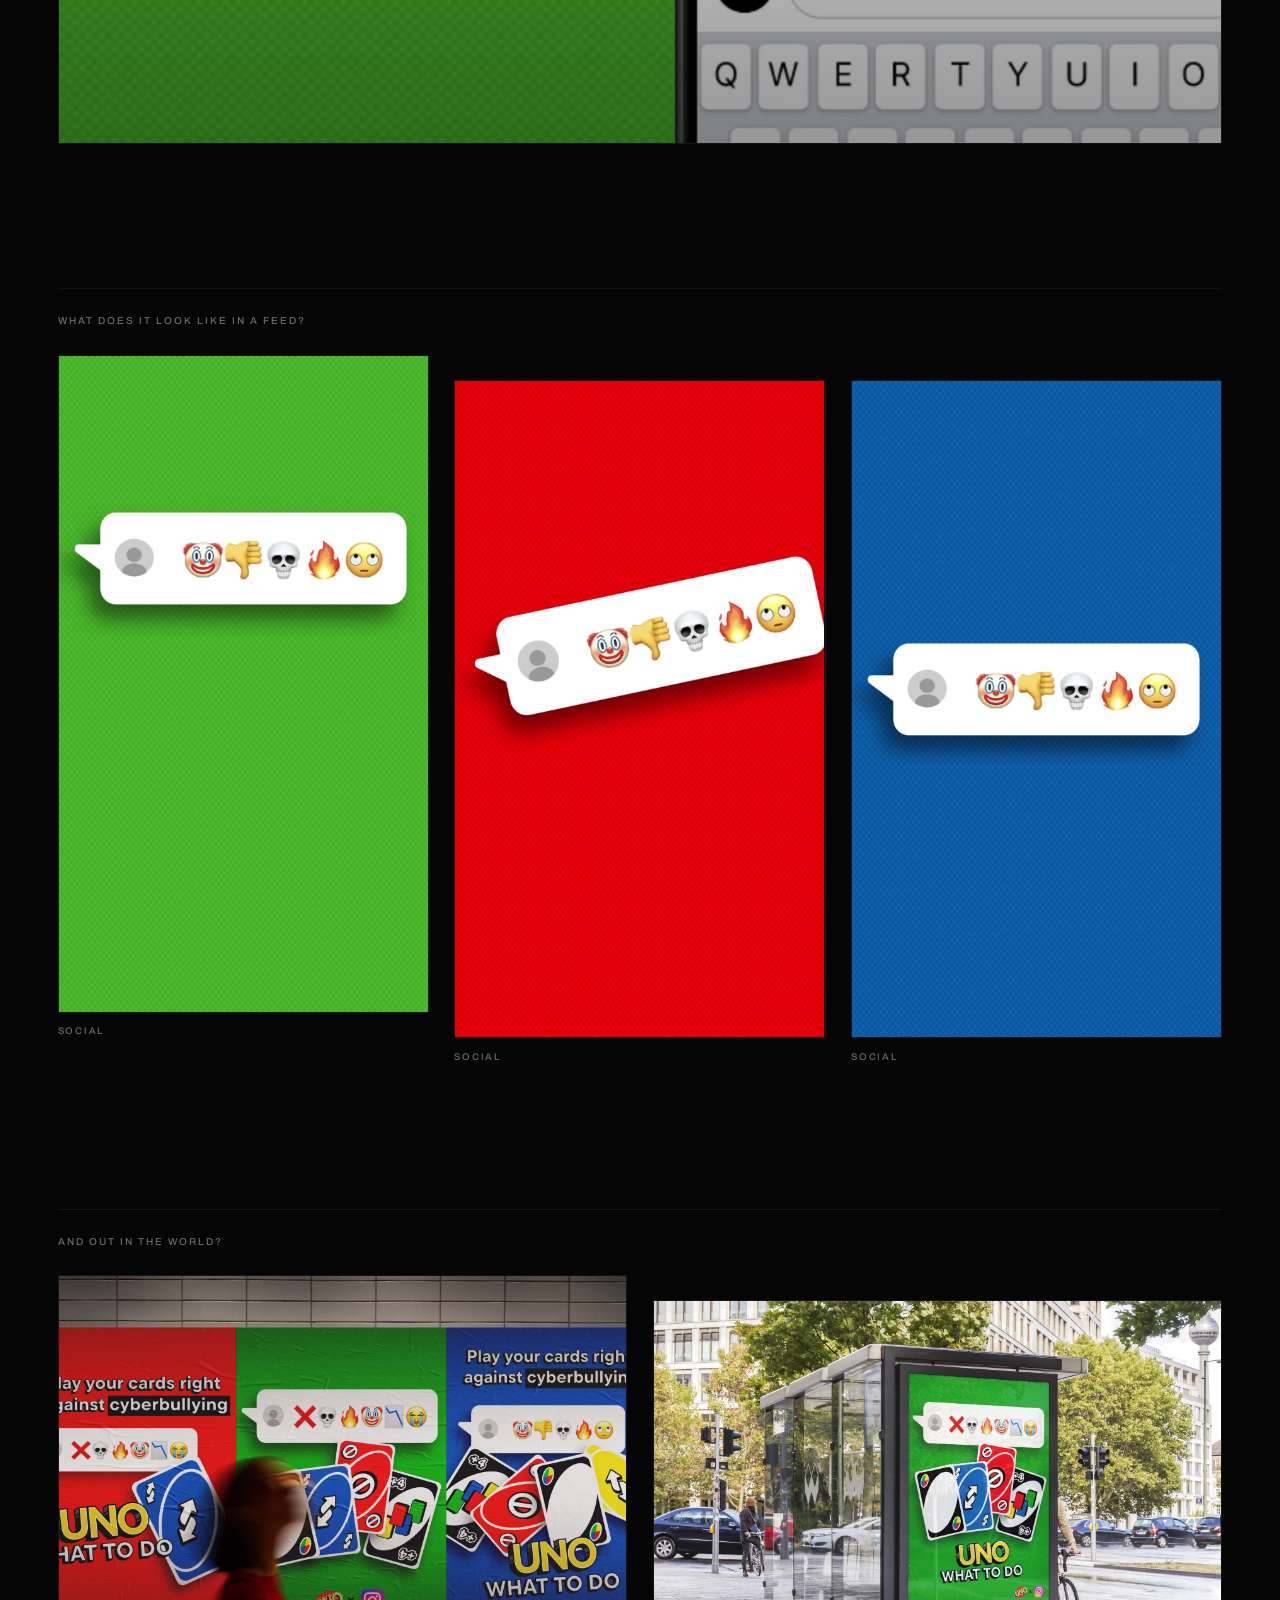
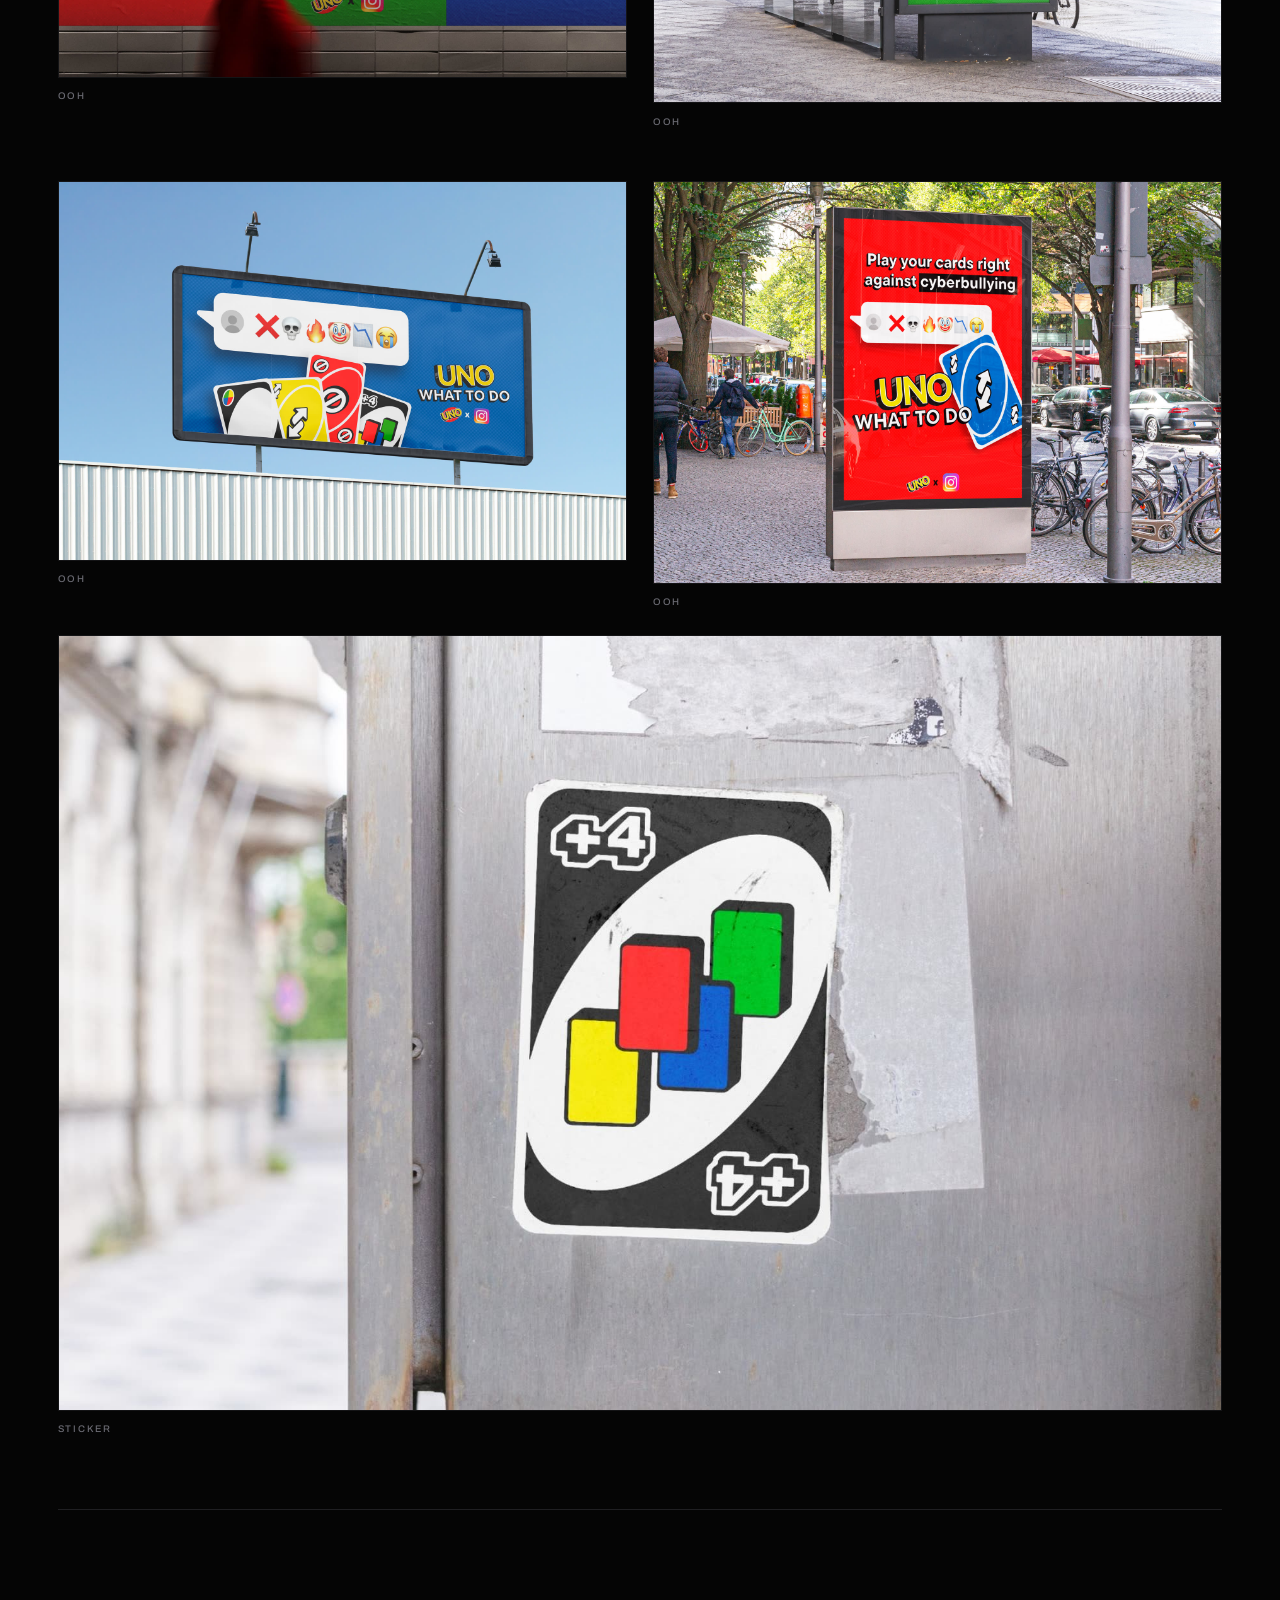
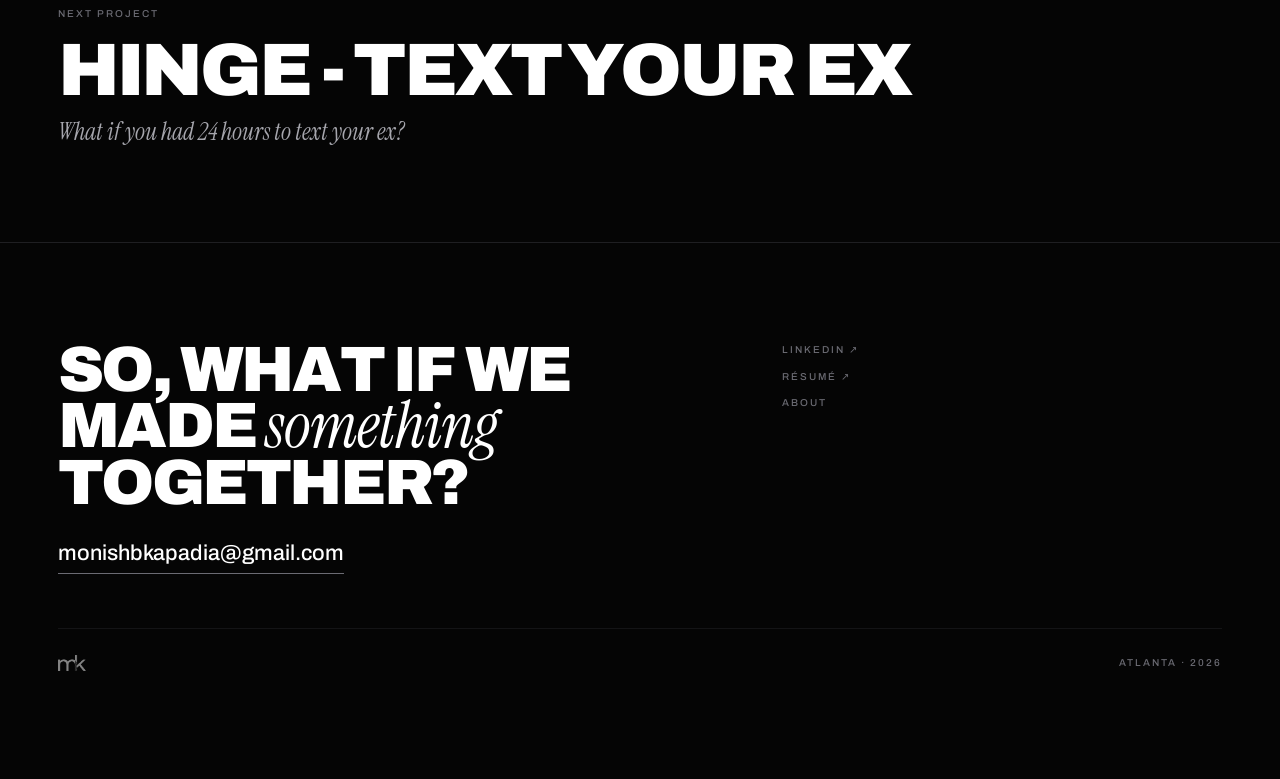
<file: work/uno-instagram/index.html>
<!doctype html>
<html lang="en">
<head>
<meta charset="utf-8">
<meta name="viewport" content="width=device-width, initial-scale=1">
<title>UNO × Instagram: UNO What To Do — Monish Kapadia</title>
<meta name="description" content="Instagram's anti-bullying tools are good and almost nobody under fifteen uses them. UNO is a language every one of those kids already speaks. "UNO What To Do" maps the cards onto t">
<link rel="canonical" href="https://www.monishkapadia.in/work/uno-instagram/">
<meta property="og:type" content="website">
<meta property="og:title" content="UNO × Instagram: UNO What To Do — Monish Kapadia">
<meta property="og:description" content="Instagram's anti-bullying tools are good and almost nobody under fifteen uses them. UNO is a language every one of those kids already speaks. "UNO What To Do" maps the cards onto t">
<meta property="og:url" content="https://www.monishkapadia.in/work/uno-instagram/">
<meta property="og:image" content="https://www.monishkapadia.in/assets/media/loops/uno-instagram.jpg">
<meta name="twitter:card" content="summary_large_image">
<meta name="theme-color" content="#050505">
<link rel="icon" href="../../assets/favicon.png" type="image/png">
<link rel="apple-touch-icon" href="../../assets/apple-touch-icon.png">
<link rel="preconnect" href="https://fonts.googleapis.com"><link rel="preconnect" href="https://fonts.gstatic.com" crossorigin><link rel="stylesheet" href="https://fonts.googleapis.com/css2?family=Archivo:wght@400;500;600;900&family=Instrument+Serif:ital@0;1&display=swap">
<link rel="stylesheet" href="../../assets/css/main.css">
<script>(function(){document.documentElement.className+=" js";try{var t=localStorage.getItem("mk-theme");if(t)document.documentElement.setAttribute("data-theme",t)}catch(e){}})();</script>
</head>
<body>
<div class="veil" aria-hidden="true"></div>
<a class="skip" href="#main">Skip to content</a>
<header class="top"><div class="wrap top__in">
  <a class="logo" href="../../index.html" aria-label="Monish Kapadia, home"><img src="../../assets/logo-mk.png" alt="Monish Kapadia" width="720" height="410"></a>
  <nav class="pills" aria-label="Sections">
    <a href="../../index.html">Home</a>
    <a href="../../index.html#work" aria-current="page">Work</a>
    <a href="../../about/index.html">About</a>
    <a href="mailto:monishbkapadia@gmail.com">Contact</a>
  </nav>
</div></header>
<main id="main">
<section class="wrap case-head">
  <div class="case-head__eyebrow">
    <span class="label">Social responsibility</span><span class="label">2025</span>
  </div>
  <h1 class="d case-head__name" data-anim>UNO × Instagram - UNO What To Do</h1>
  <p class="case-head__q">What if blocking a troll felt like winning the game?</p>
</section>

<div class="wrap case-body">
  <div class="case-lede"><p>Instagram's anti-bullying tools are good and almost nobody under fifteen uses them. UNO is a language every one of those kids already speaks. "UNO What To Do" maps the cards onto the tools: Skip, Reverse, Draw 4 and Wild become metaphor-driven responses to hate in the comments.</p>
<p>A custom UNO button sits inside Instagram's interface and turns block, restrict, positivity floods, AI comebacks and stickers into moves you play rather than settings you find. I led strategy and concept, designed all motion assets, and built the responsive UI integration.</p></div>
  <dl class="credits">
    <div class="credits__row"><dt class="label">Role</dt><dd>Creative Strategist, Motion Designer</dd></div>
    <div class="credits__row"><dt class="label">Team</dt><dd><em>Elisa Boulton, Monish Kapadia</em></dd></div>
    <div class="credits__row"><dt class="label">Recognition</dt><dd><em class="label" style="letter-spacing:.06em">Not entered</em></dd></div>
  </dl>
</div>
<section class="block wrap rise">
  <div class="block__head"><h2>How do you teach a kid to play their cards?</h2></div>
  <figure class="stage film">
  <img class="film__poster" src="../../assets/media/uno-instagram/pro2-v1-eboulton-mkapadia.jpg" alt="Campaign film" loading="lazy" decoding="async">
  <video class="film__vid" preload="none" data-src="../../assets/media/uno-instagram/pro2-v1-eboulton-mkapadia.mp4" playsinline></video>
  <button class="film__btn" type="button" aria-label="Play Campaign film"><span>&#9654; Play &middot; Campaign film</span></button>
</figure>
</section>
<section class="block wrap rise">
  <div class="block__head"><h2>What does it look like in a feed?</h2></div>
  <div class="media-grid mg-3"><figure class="fig">
  <div class="stage"><video data-loop src="../../assets/media/uno-instagram/uno-socialmedia1.mp4" poster="../../assets/media/uno-instagram/uno-socialmedia1.jpg" muted loop playsinline preload="metadata"></video></div>
  <figcaption>Social</figcaption>
</figure>
<figure class="fig">
  <div class="stage"><video data-loop src="../../assets/media/uno-instagram/uno-socialmedia2.mp4" poster="../../assets/media/uno-instagram/uno-socialmedia2.jpg" muted loop playsinline preload="metadata"></video></div>
  <figcaption>Social</figcaption>
</figure>
<figure class="fig">
  <div class="stage"><video data-loop src="../../assets/media/uno-instagram/uno-socialmedia3.mp4" poster="../../assets/media/uno-instagram/uno-socialmedia3.jpg" muted loop playsinline preload="metadata"></video></div>
  <figcaption>Social</figcaption>
</figure></div>
</section>
<section class="block wrap rise">
  <div class="block__head"><h2>And out in the world?</h2></div>
  <div class="media-grid mg-2"><figure class="fig">
  <div class="stage"><img src="../../assets/media/uno-instagram/uno-ooh-mockup1.jpg" alt="OOH" loading="lazy" decoding="async"></div>
  <figcaption>OOH</figcaption>
</figure>
<figure class="fig">
  <div class="stage"><img src="../../assets/media/uno-instagram/uno-ooh-mockup3.jpg" alt="OOH" loading="lazy" decoding="async"></div>
  <figcaption>OOH</figcaption>
</figure>
<figure class="fig">
  <div class="stage"><img src="../../assets/media/uno-instagram/uno-ooh-mockup4.jpg" alt="OOH" loading="lazy" decoding="async"></div>
  <figcaption>OOH</figcaption>
</figure>
<figure class="fig">
  <div class="stage"><img src="../../assets/media/uno-instagram/uno-ooh-mockup5.jpg" alt="OOH" loading="lazy" decoding="async"></div>
  <figcaption>OOH</figcaption>
</figure></div>
  <figure class="fig">
  <div class="stage"><img src="../../assets/media/uno-instagram/uno-ooh-sticker.jpg" alt="Sticker" loading="lazy" decoding="async"></div>
  <figcaption>Sticker</figcaption>
</figure>
</section>
<div class="wrap">
  <a class="next" href="../hinge/index.html">
    <span class="label">Next project</span>
    <p class="d next__name">Hinge - Text Your Ex</p>
    <p class="next__q">What if you had 24 hours to text your ex?</p>
  </a>
</div>
</main>
<footer class="foot"><div class="wrap">
<div class="foot__in">
  <div>
    <p class="d foot__q" data-anim>So, what if we made <span class="s">something</span> together?</p>
    <a class="mail" href="mailto:monishbkapadia@gmail.com" style="margin-top:1.6rem">monishbkapadia@gmail.com</a>
  </div>
  <div class="foot__links">
    <a href="https://www.linkedin.com/in/monishkapadia/" target="_blank" rel="noopener">LinkedIn &#8599;</a>
    <a href="../../assets/monishkapadia-resume.pdf" target="_blank" rel="noopener">Résumé &#8599;</a>
    <a href="../../about/index.html">About</a>
  </div>
</div>
<div class="foot__base">
  <img src="../../assets/logo-mk.png" alt="" width="720" height="410">
  <span class="label">Atlanta &middot; 2026</span>
</div>
</div></footer>
<button class="themetoggle" type="button" data-theme-toggle aria-label="Switch colour theme">
  <i aria-hidden="true">&#9686;</i><span data-theme-label>Dark</span>
</button>
<script src="../../assets/js/main.js" defer></script>
</body>
</html>
</file>
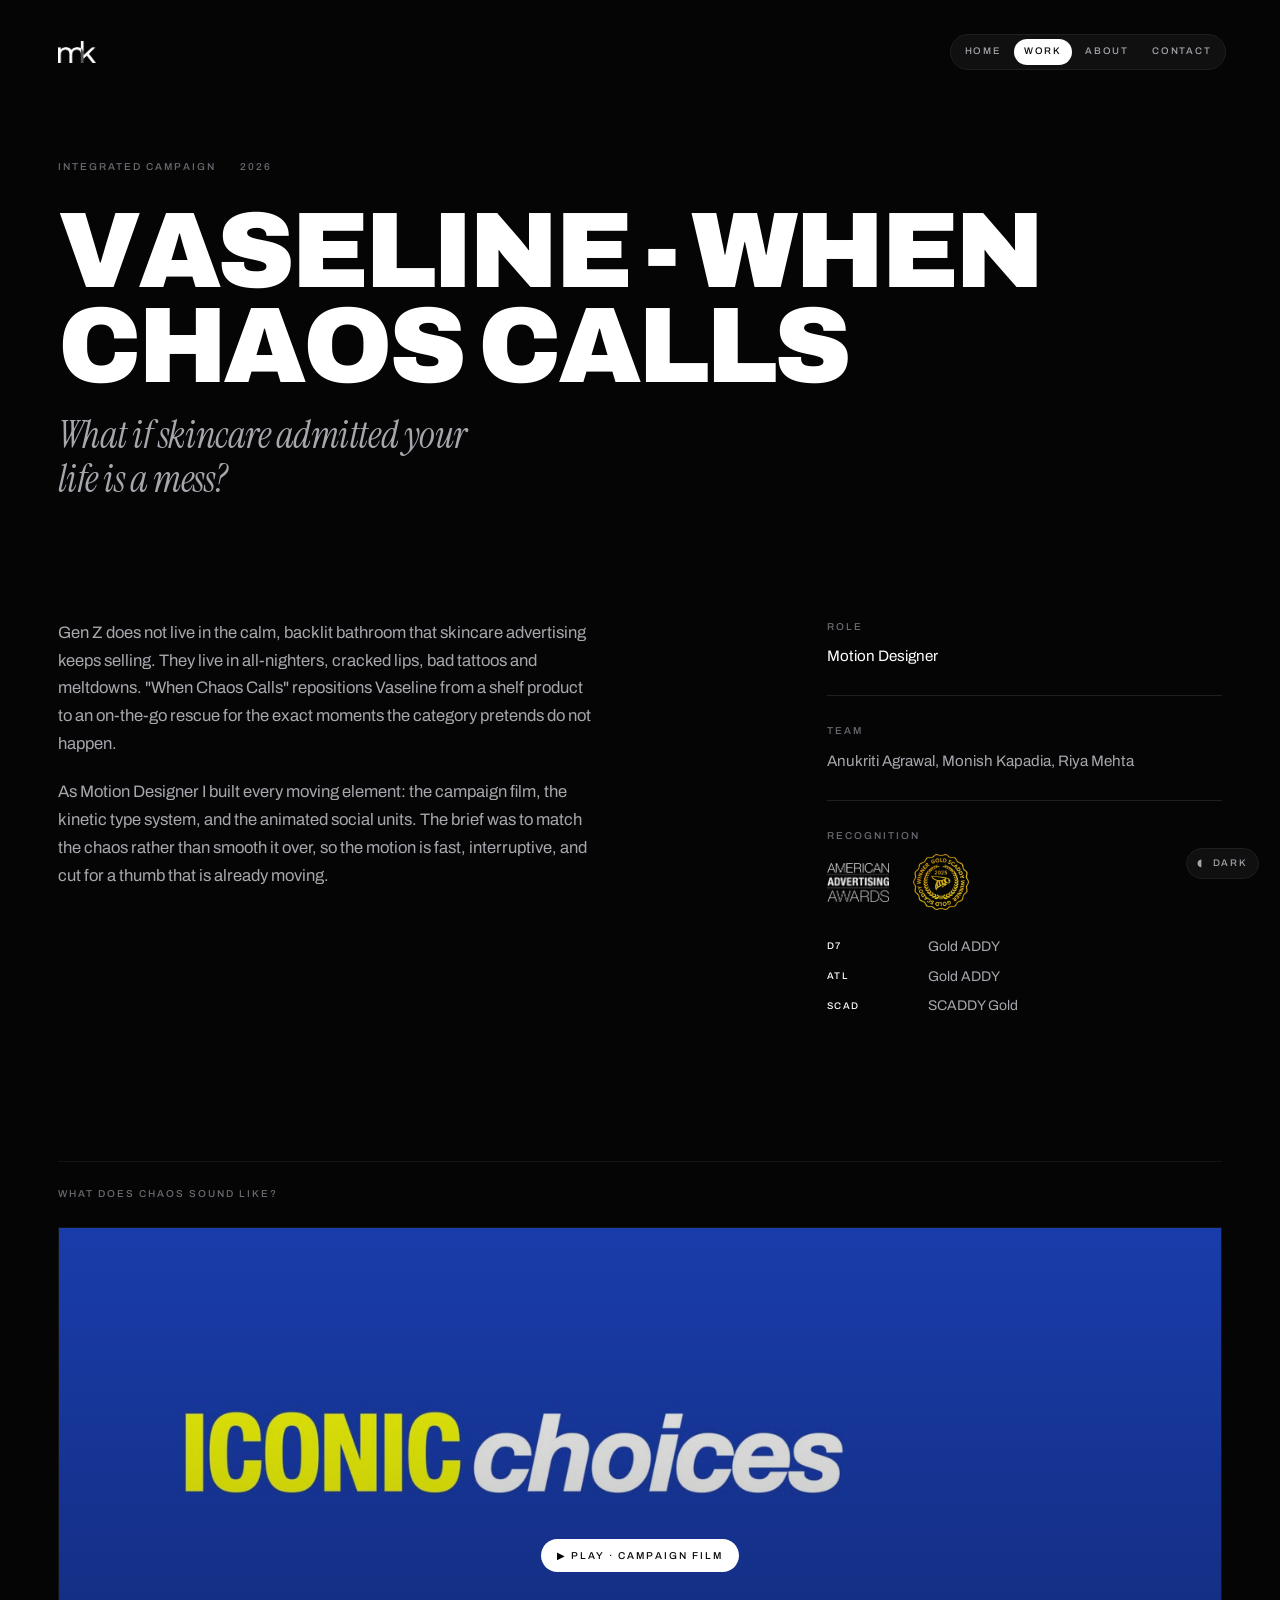
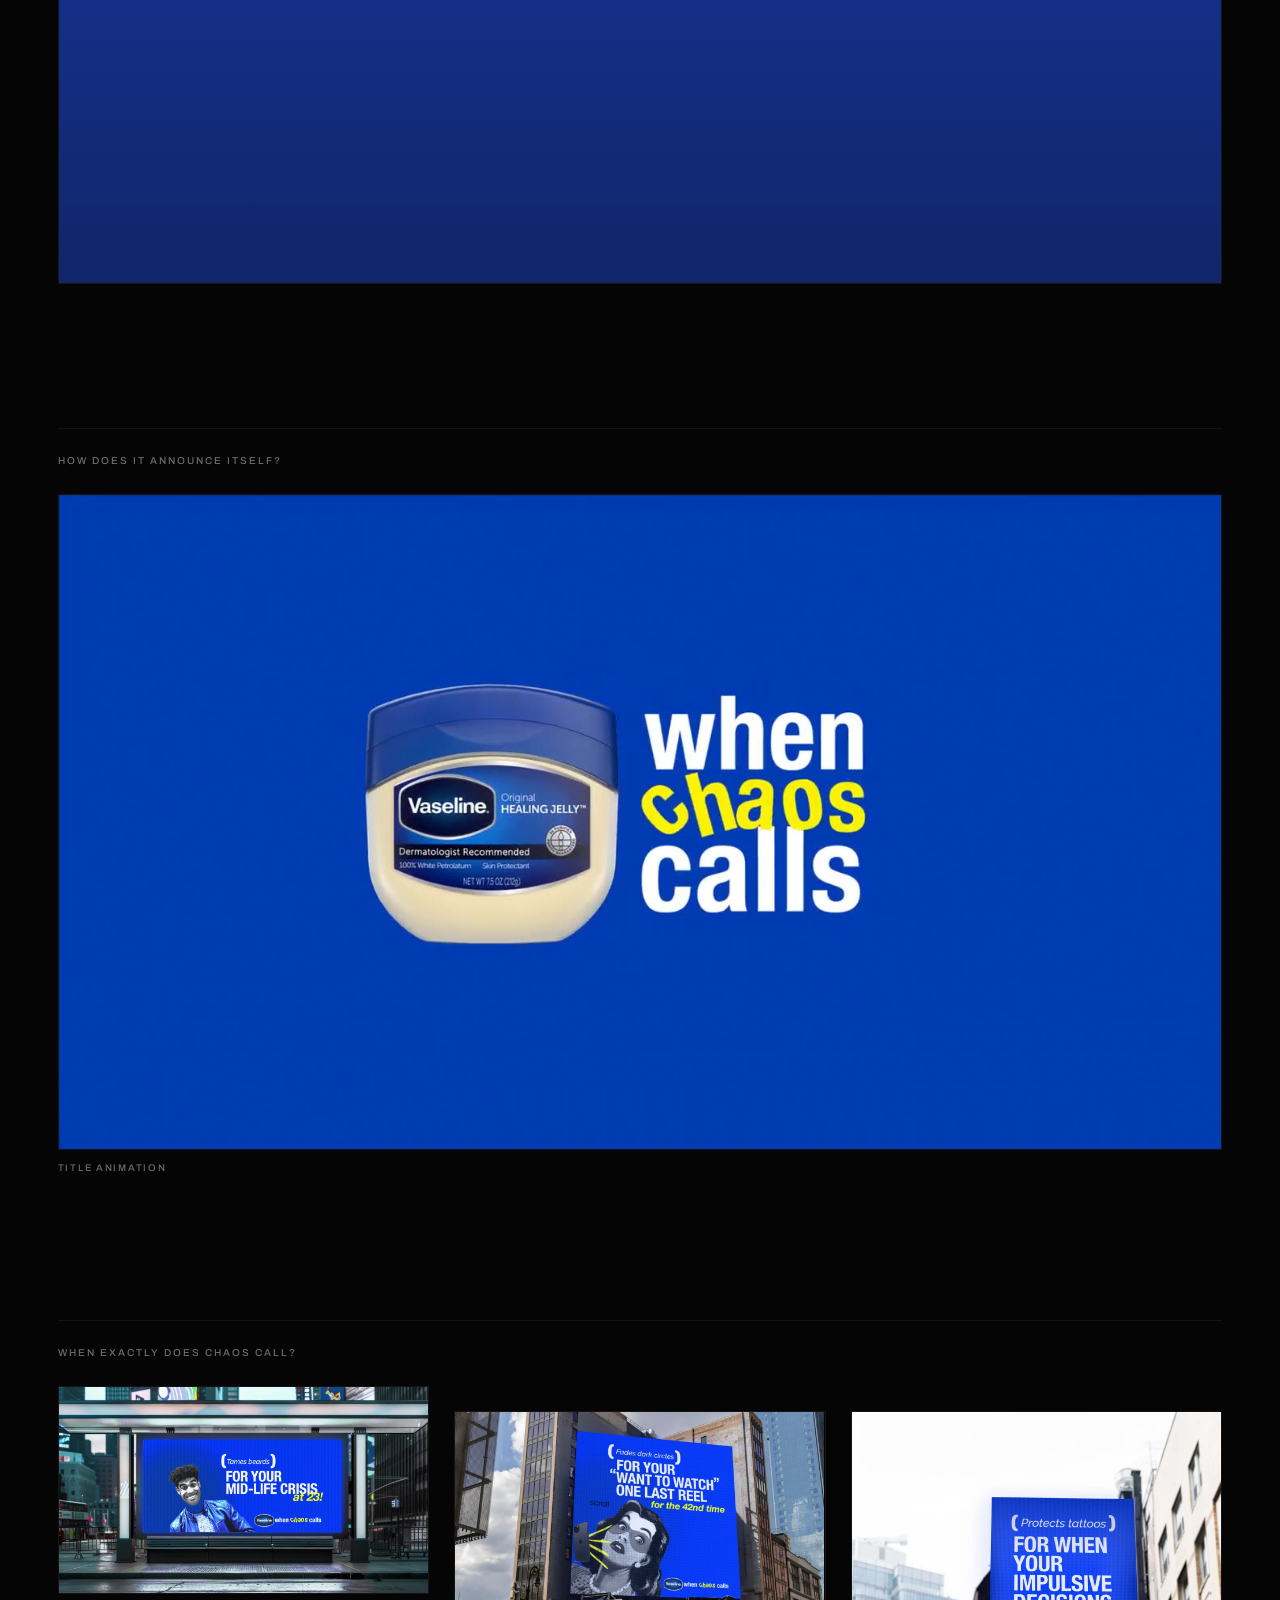
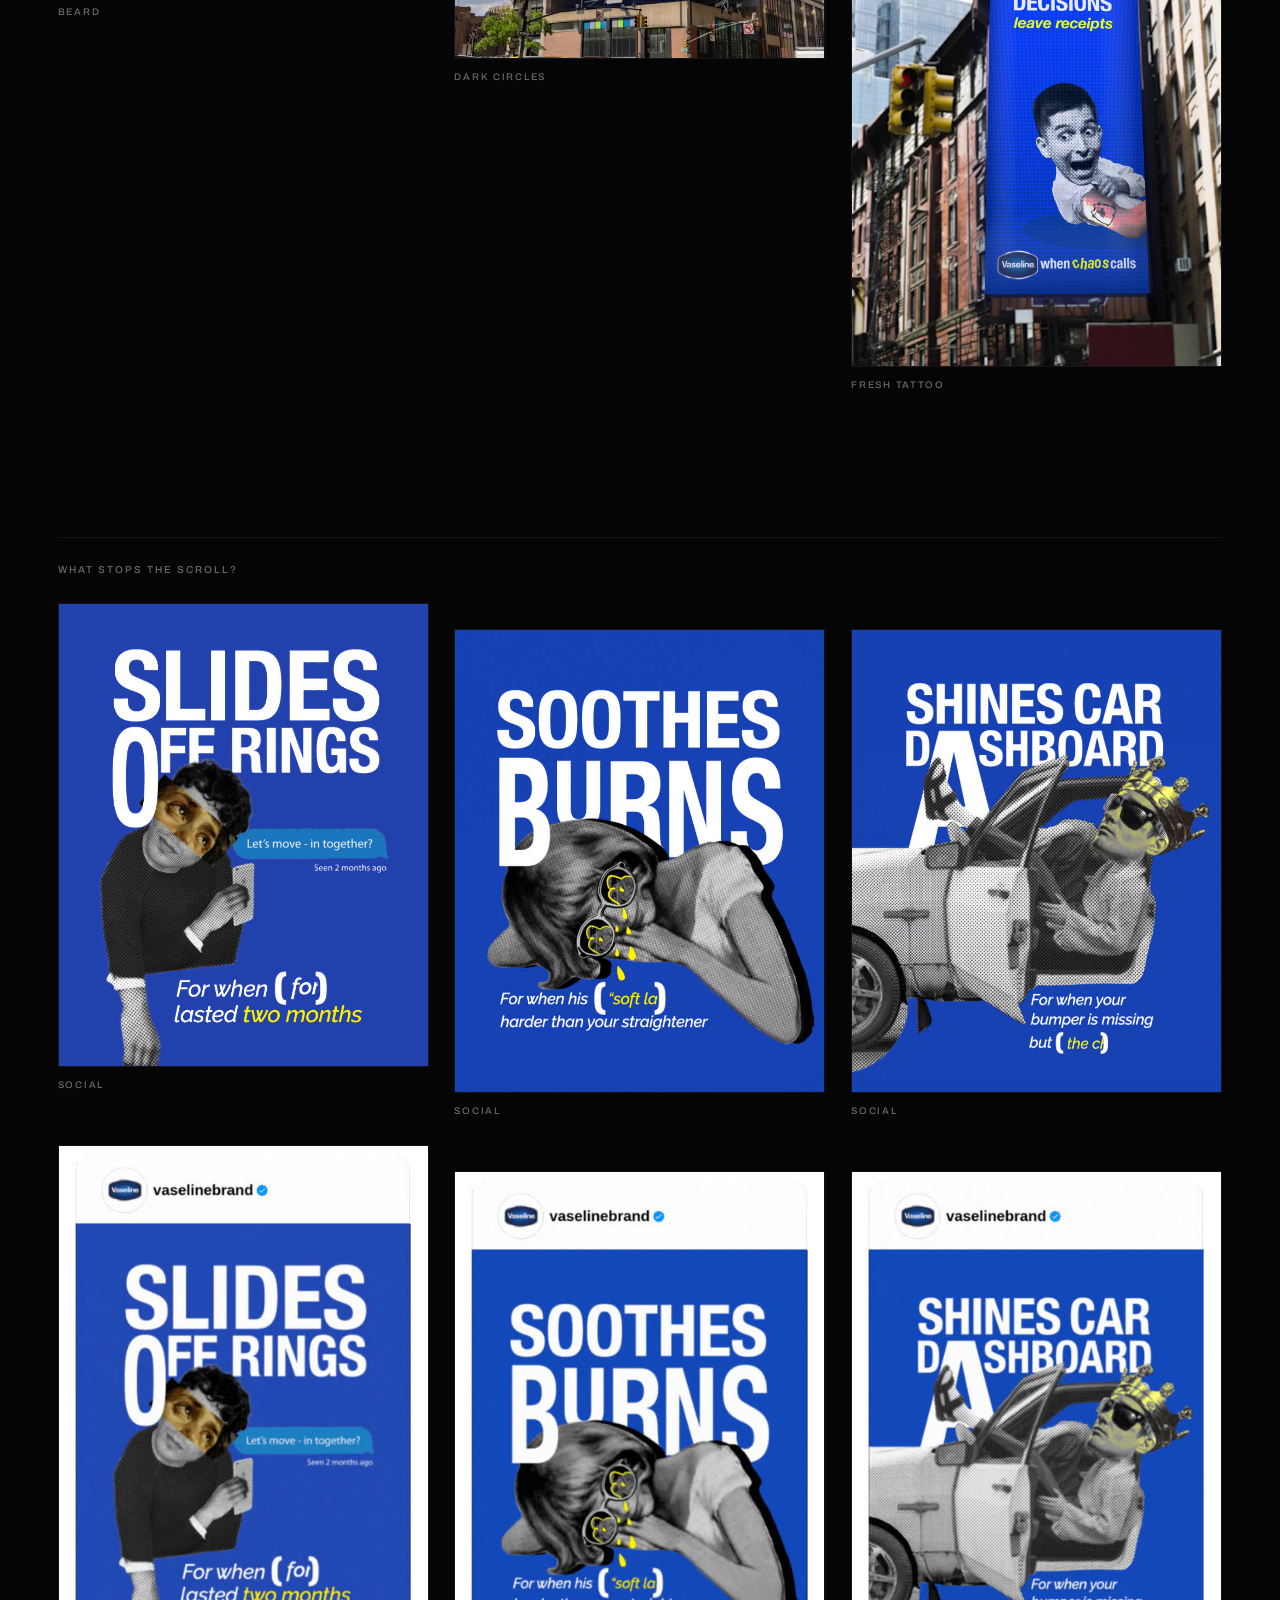
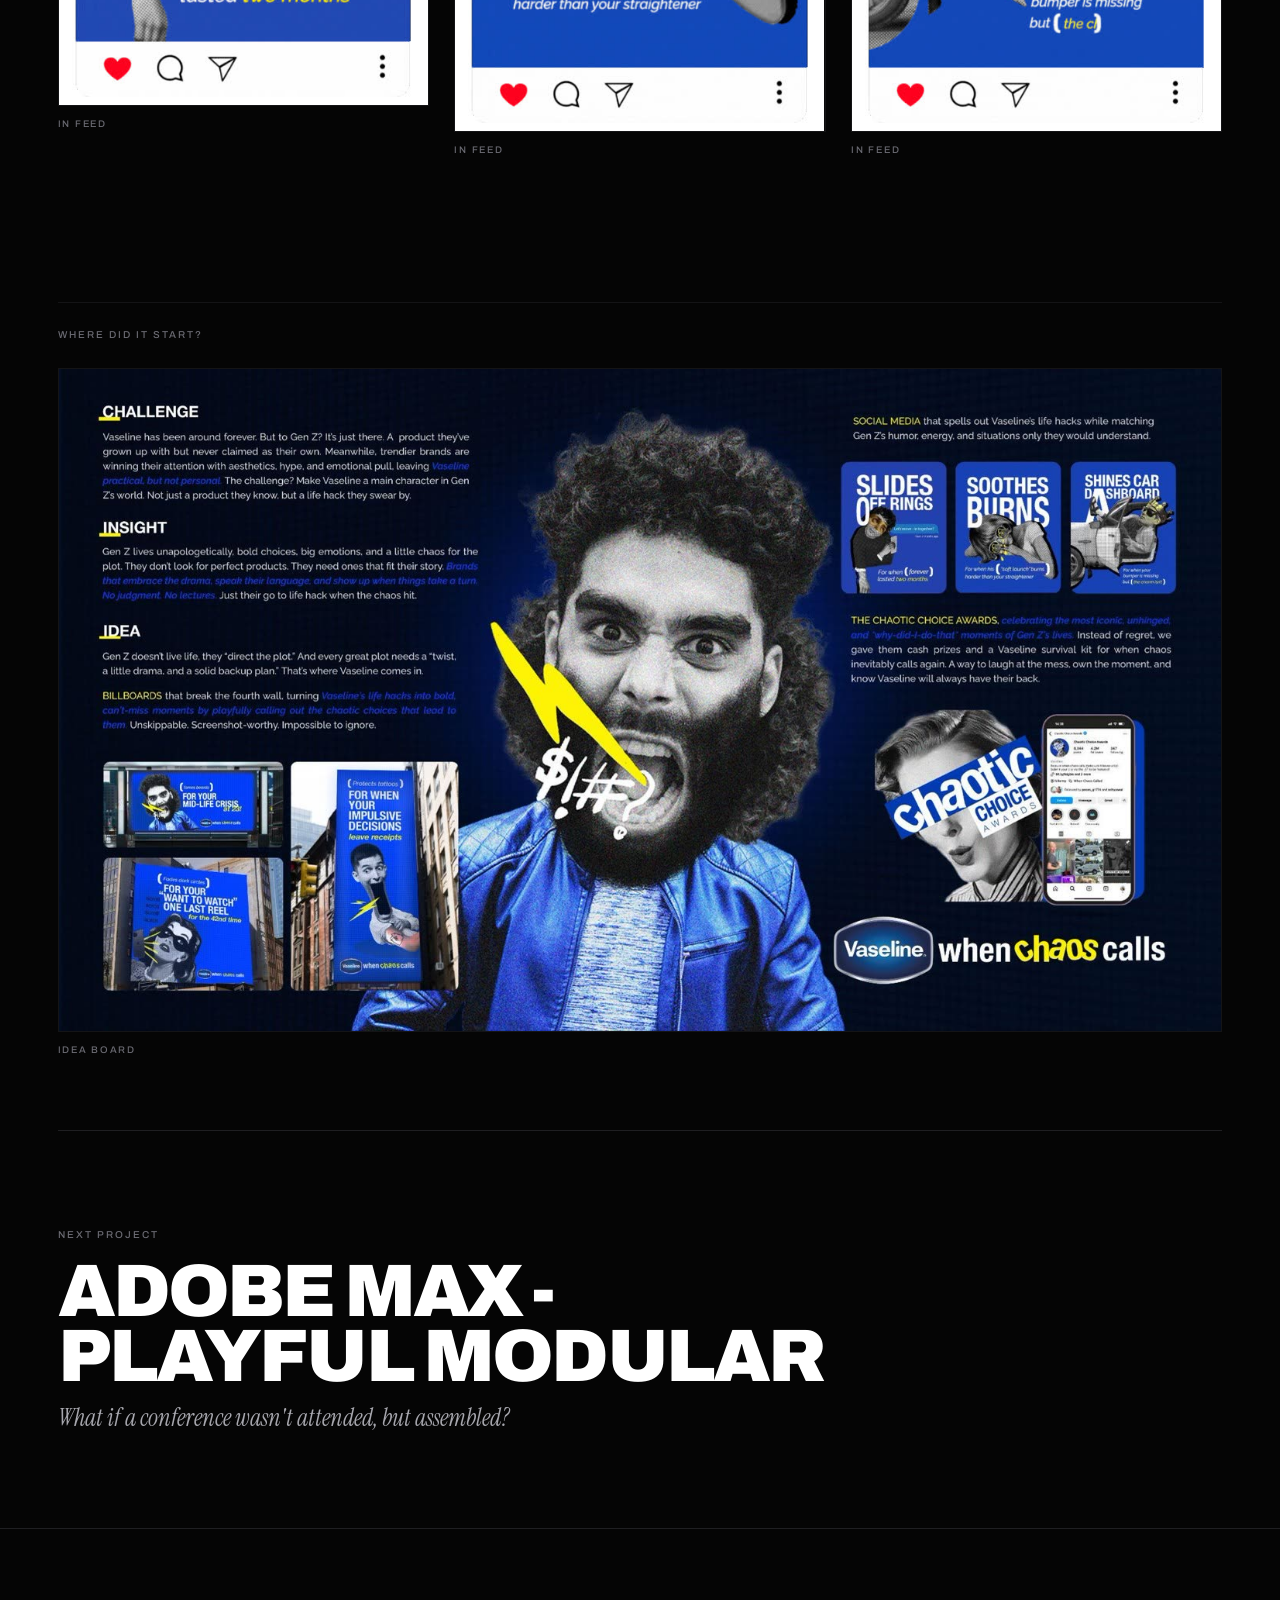
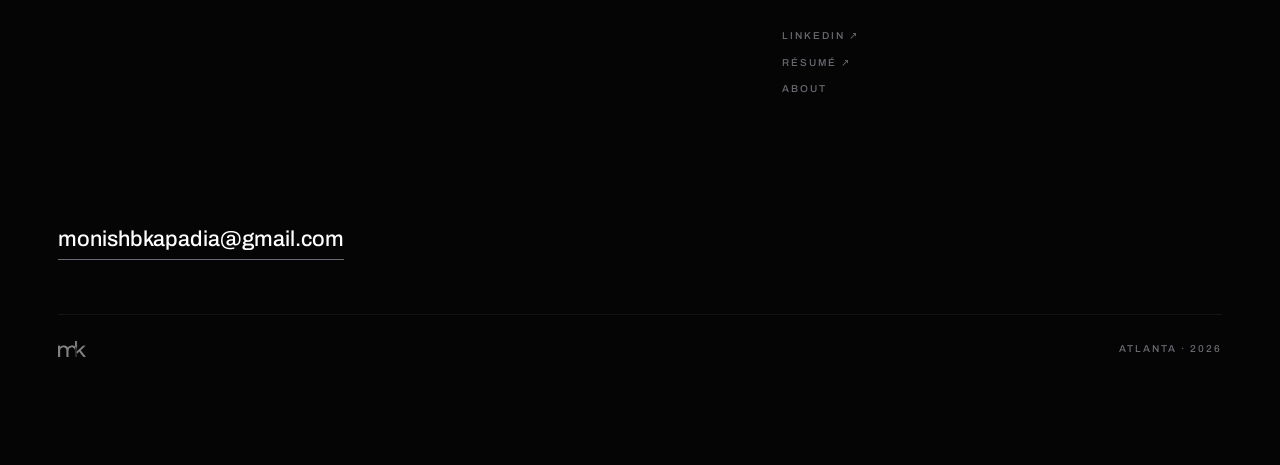
<file: work/vaseline/index.html>
<!doctype html>
<html lang="en">
<head>
<meta charset="utf-8">
<meta name="viewport" content="width=device-width, initial-scale=1">
<title>Vaseline: When Chaos Calls — Monish Kapadia</title>
<meta name="description" content="Gen Z does not live in the calm, backlit bathroom that skincare advertising keeps selling. They live in all-nighters, cracked lips, bad tattoos and meltdowns. "When Chaos Calls" re">
<link rel="canonical" href="https://www.monishkapadia.in/work/vaseline/">
<meta property="og:type" content="website">
<meta property="og:title" content="Vaseline: When Chaos Calls — Monish Kapadia">
<meta property="og:description" content="Gen Z does not live in the calm, backlit bathroom that skincare advertising keeps selling. They live in all-nighters, cracked lips, bad tattoos and meltdowns. "When Chaos Calls" re">
<meta property="og:url" content="https://www.monishkapadia.in/work/vaseline/">
<meta property="og:image" content="https://www.monishkapadia.in/assets/media/loops/vaseline.jpg">
<meta name="twitter:card" content="summary_large_image">
<meta name="theme-color" content="#050505">
<link rel="icon" href="../../assets/favicon.png" type="image/png">
<link rel="apple-touch-icon" href="../../assets/apple-touch-icon.png">
<link rel="preconnect" href="https://fonts.googleapis.com"><link rel="preconnect" href="https://fonts.gstatic.com" crossorigin><link rel="stylesheet" href="https://fonts.googleapis.com/css2?family=Archivo:wght@400;500;600;900&family=Instrument+Serif:ital@0;1&display=swap">
<link rel="stylesheet" href="../../assets/css/main.css">
<script>(function(){document.documentElement.className+=" js";try{var t=localStorage.getItem("mk-theme");if(t)document.documentElement.setAttribute("data-theme",t)}catch(e){}})();</script>
</head>
<body>
<div class="veil" aria-hidden="true"></div>
<a class="skip" href="#main">Skip to content</a>
<header class="top"><div class="wrap top__in">
  <a class="logo" href="../../index.html" aria-label="Monish Kapadia, home"><img src="../../assets/logo-mk.png" alt="Monish Kapadia" width="720" height="410"></a>
  <nav class="pills" aria-label="Sections">
    <a href="../../index.html">Home</a>
    <a href="../../index.html#work" aria-current="page">Work</a>
    <a href="../../about/index.html">About</a>
    <a href="mailto:monishbkapadia@gmail.com">Contact</a>
  </nav>
</div></header>
<main id="main">
<section class="wrap case-head">
  <div class="case-head__eyebrow">
    <span class="label">Integrated campaign</span><span class="label">2026</span>
  </div>
  <h1 class="d case-head__name" data-anim>Vaseline - When Chaos Calls</h1>
  <p class="case-head__q">What if skincare admitted your life is a mess?</p>
</section>

<div class="wrap case-body">
  <div class="case-lede"><p>Gen Z does not live in the calm, backlit bathroom that skincare advertising keeps selling. They live in all-nighters, cracked lips, bad tattoos and meltdowns. "When Chaos Calls" repositions Vaseline from a shelf product to an on-the-go rescue for the exact moments the category pretends do not happen.</p>
<p>As Motion Designer I built every moving element: the campaign film, the kinetic type system, and the animated social units. The brief was to match the chaos rather than smooth it over, so the motion is fast, interruptive, and cut for a thumb that is already moving.</p></div>
  <dl class="credits">
    <div class="credits__row"><dt class="label">Role</dt><dd>Motion Designer</dd></div>
    <div class="credits__row"><dt class="label">Team</dt><dd><em>Anukriti Agrawal, Monish Kapadia, Riya Mehta</em></dd></div>
    <div class="credits__row"><dt class="label">Recognition</dt><dd><ul class="badges badges--credit"><li data-k="addy"><img class="b-dark" src="../../assets/badges/badge-addy.png" alt="American Advertising Awards" loading="lazy"><img class="b-light" src="../../assets/badges/badge-addy--light.png" alt="" aria-hidden="true" loading="lazy"></li><li data-k="scaddy-gold"><img src="../../assets/badges/badge-scaddy-gold.png" alt="SCADDY Gold" loading="lazy"></li></ul><ul class="awards"><li><b>D7</b><span>Gold ADDY</span></li><li><b>ATL</b><span>Gold ADDY</span></li><li><b>SCAD</b><span>SCADDY Gold</span></li></ul></dd></div>
  </dl>
</div>
<section class="block wrap rise">
  <div class="block__head"><h2>What does chaos sound like?</h2></div>
  <figure class="stage film">
  <img class="film__poster" src="../../assets/media/vaseline/atl-202520-adbr341-anukriti-riyam-monish-david-vaseline-campaignvideo.jpg" alt="Campaign film" loading="lazy" decoding="async">
  <video class="film__vid" preload="none" data-src="../../assets/media/vaseline/atl-202520-adbr341-anukriti-riyam-monish-david-vaseline-campaignvideo.mp4" playsinline></video>
  <button class="film__btn" type="button" aria-label="Play Campaign film"><span>&#9654; Play &middot; Campaign film</span></button>
</figure>
</section>
<section class="block wrap rise">
  <div class="block__head"><h2>How does it announce itself?</h2></div>
  <figure class="fig">
  <div class="stage"><video data-loop src="../../assets/media/vaseline/when-chaos-calls-intro.mp4" poster="../../assets/media/vaseline/when-chaos-calls-intro.jpg" muted loop playsinline preload="metadata"></video></div>
  <figcaption>Title animation</figcaption>
</figure>
</section>
<section class="block wrap rise">
  <div class="block__head"><h2>When exactly does chaos call?</h2></div>
  <div class="media-grid mg-3"><figure class="fig">
  <div class="stage"><video data-loop src="../../assets/media/vaseline/beard-mock-up-mp4.mp4" poster="../../assets/media/vaseline/beard-mock-up-mp4.jpg" muted loop playsinline preload="metadata"></video></div>
  <figcaption>Beard</figcaption>
</figure>
<figure class="fig">
  <div class="stage"><video data-loop src="../../assets/media/vaseline/dark-circles-mock-up.mp4" poster="../../assets/media/vaseline/dark-circles-mock-up.jpg" muted loop playsinline preload="metadata"></video></div>
  <figcaption>Dark circles</figcaption>
</figure>
<figure class="fig">
  <div class="stage"><video data-loop src="../../assets/media/vaseline/tattoo-mock-up.mp4" poster="../../assets/media/vaseline/tattoo-mock-up.jpg" muted loop playsinline preload="metadata"></video></div>
  <figcaption>Fresh tattoo</figcaption>
</figure></div>
</section>
<section class="block wrap rise">
  <div class="block__head"><h2>What stops the scroll?</h2></div>
  <div class="media-grid mg-3"><figure class="fig">
  <div class="stage"><video data-loop src="../../assets/media/vaseline/atl-202520-adbr341-anukriti-riyam-monish-david-vaseline-socail1.mp4" poster="../../assets/media/vaseline/atl-202520-adbr341-anukriti-riyam-monish-david-vaseline-socail1.jpg" muted loop playsinline preload="metadata"></video></div>
  <figcaption>Social</figcaption>
</figure>
<figure class="fig">
  <div class="stage"><video data-loop src="../../assets/media/vaseline/atl-202520-adbr341-anukriti-riyam-monish-david-vaseline-socail2.mp4" poster="../../assets/media/vaseline/atl-202520-adbr341-anukriti-riyam-monish-david-vaseline-socail2.jpg" muted loop playsinline preload="metadata"></video></div>
  <figcaption>Social</figcaption>
</figure>
<figure class="fig">
  <div class="stage"><video data-loop src="../../assets/media/vaseline/atl-202520-adbr341-anukriti-riyam-monish-david-vaseline-socail3.mp4" poster="../../assets/media/vaseline/atl-202520-adbr341-anukriti-riyam-monish-david-vaseline-socail3.jpg" muted loop playsinline preload="metadata"></video></div>
  <figcaption>Social</figcaption>
</figure></div>
  <div class="media-grid mg-3"><figure class="fig">
  <div class="stage"><video data-loop src="../../assets/media/vaseline/social-1-mock-up.mp4" poster="../../assets/media/vaseline/social-1-mock-up.jpg" muted loop playsinline preload="metadata"></video></div>
  <figcaption>In feed</figcaption>
</figure>
<figure class="fig">
  <div class="stage"><video data-loop src="../../assets/media/vaseline/social-2-mock-up.mp4" poster="../../assets/media/vaseline/social-2-mock-up.jpg" muted loop playsinline preload="metadata"></video></div>
  <figcaption>In feed</figcaption>
</figure>
<figure class="fig">
  <div class="stage"><video data-loop src="../../assets/media/vaseline/social-3-mock-up.mp4" poster="../../assets/media/vaseline/social-3-mock-up.jpg" muted loop playsinline preload="metadata"></video></div>
  <figcaption>In feed</figcaption>
</figure></div>
</section>
<section class="block wrap rise">
  <div class="block__head"><h2>Where did it start?</h2></div>
  <figure class="fig">
  <div class="stage"><img src="../../assets/media/vaseline/idea-board.jpg" alt="Idea board" loading="lazy" decoding="async"></div>
  <figcaption>Idea board</figcaption>
</figure>
</section>
<div class="wrap">
  <a class="next" href="../adobe-max/index.html">
    <span class="label">Next project</span>
    <p class="d next__name">Adobe MAX - Playful Modular</p>
    <p class="next__q">What if a conference wasn't attended, but assembled?</p>
  </a>
</div>
</main>
<footer class="foot"><div class="wrap">
<div class="foot__in">
  <div>
    <p class="d foot__q" data-anim>So, what if we made <span class="s">something</span> together?</p>
    <a class="mail" href="mailto:monishbkapadia@gmail.com" style="margin-top:1.6rem">monishbkapadia@gmail.com</a>
  </div>
  <div class="foot__links">
    <a href="https://www.linkedin.com/in/monishkapadia/" target="_blank" rel="noopener">LinkedIn &#8599;</a>
    <a href="../../assets/monishkapadia-resume.pdf" target="_blank" rel="noopener">Résumé &#8599;</a>
    <a href="../../about/index.html">About</a>
  </div>
</div>
<div class="foot__base">
  <img src="../../assets/logo-mk.png" alt="" width="720" height="410">
  <span class="label">Atlanta &middot; 2026</span>
</div>
</div></footer>
<button class="themetoggle" type="button" data-theme-toggle aria-label="Switch colour theme">
  <i aria-hidden="true">&#9686;</i><span data-theme-label>Dark</span>
</button>
<script src="../../assets/js/main.js" defer></script>
</body>
</html>
</file>
<file: assets/css/main.css>
/* ============================================================
   Monish Kapadia — "The Curious Kid"
   Dark. Quiet. Slow. The site asks, the work answers.
   ============================================================ */

:root {
  --bg:        #050505;
  --bg-2:      #0A0A0B;
  --bg-3:      #131315;
  --line:      #1F1F22;
  --line-soft: #141416;
  --fg:        #FFFFFF;
  --fg-2:      #A6A6AD;
  --fg-mute:   #6B6B73;
  --stage:     #0A0A0B;
  --logo-inv:  0;

  --f-sans:  "Archivo", -apple-system, BlinkMacSystemFont, "Helvetica Neue", Arial, sans-serif;
  --f-serif: "Instrument Serif", "Iowan Old Style", Georgia, serif;

  --pad:  clamp(1.25rem, 4.5vw, 5rem);
  --maxw: 1600px;
  --topbar: clamp(84px, 11.5vh, 124px);

  /* One ease, heavily decelerated. Everything moves slowly. */
  --ease: cubic-bezier(.22, 1, .36, 1);
}

:root[data-theme="light"] {
  --bg:        #F7F6F3;
  --bg-2:      #F0EFEB;
  --bg-3:      #E6E4DE;
  --line:      #DAD8D1;
  --line-soft: #E9E7E1;
  --fg:        #0A0A0A;
  --fg-2:      #46463F;
  --fg-mute:   #86867E;
  --stage:     #E6E4DE;
  --logo-inv:  1;
}

/* ---------- Reset ---------- */
*, *::before, *::after { box-sizing: border-box; }
html { -webkit-text-size-adjust: 100%; scroll-behavior: smooth; }
body {
  margin: 0;
  background: var(--bg);
  color: var(--fg);
  font-family: var(--f-sans);
  font-size: 16px;
  line-height: 1.55;
  -webkit-font-smoothing: antialiased;
  overflow-x: hidden;
  transition: background-color .45s var(--ease), color .45s var(--ease);
}
img, video { display: block; max-width: 100%; height: auto; }
a { color: inherit; text-decoration: none; }
h1, h2, h3, p, figure, ul, dl, dd { margin: 0; }
ul { padding: 0; list-style: none; }
button { font: inherit; color: inherit; background: none; border: 0; cursor: pointer; }

.wrap { width: 100%; max-width: var(--maxw); margin-inline: auto; padding-inline: var(--pad); }
.rule { border: 0; border-top: 1px solid var(--line); margin: 0; }

/* ---------- Load veil ---------- */
.veil {
  position: fixed; inset: 0; z-index: 2000; background: var(--bg);
  opacity: 1; visibility: visible; pointer-events: none;
  transition: opacity .9s var(--ease), visibility .9s var(--ease);
}
.loaded .veil { opacity: 0; visibility: hidden; }

/* ---------- Micro label ---------- */
.label {
  font-size: .625rem; font-weight: 500; letter-spacing: .2em;
  text-transform: uppercase; color: var(--fg-mute); line-height: 1.5;
}

/* ---------- Display type ---------- */
.d {
  font-weight: 900; text-transform: uppercase;
  line-height: .88; letter-spacing: -.038em; text-wrap: balance;
}
.s {
  font-family: var(--f-serif); font-style: italic; font-weight: 400;
  text-transform: none; letter-spacing: -.012em;
}

/* Per-character focus-in, tusc style */
.b-word { display: inline-block; white-space: nowrap; }
.b-char { display: inline-block; will-change: filter, opacity, transform; }
.js .anim .b-char {
  opacity: 0; filter: blur(16px); transform: translateY(.1em);
}
.js .anim.lit .b-char {
  opacity: 1; filter: blur(0); transform: none;
  transition: opacity .8s var(--ease), filter 1.05s var(--ease), transform .9s var(--ease);
  transition-delay: calc(var(--i) * 16ms);
}


/* ---------- Top bar: logo + pill nav. Open at rest, a bar once scrolled ---------- */
.top {
  position: sticky; top: 0; z-index: 700;
  background: transparent;
  border-bottom: 1px solid transparent;
  transition: background-color .6s var(--ease), border-color .6s var(--ease), backdrop-filter .6s var(--ease);
}
:root.scrolled .top {
  background: color-mix(in srgb, var(--bg) 88%, transparent);
  backdrop-filter: blur(14px) saturate(160%);
  border-bottom-color: var(--line);
}
.top__in {
  display: flex; align-items: center; justify-content: space-between; gap: 1rem;
  height: var(--topbar);
  transition: height .6s var(--ease);
}
:root.scrolled .top__in { height: 68px; }
.logo { display: block; }
.logo img {
  height: 22px; width: auto;
  filter: invert(var(--logo-inv));
  transition: opacity .5s var(--ease), filter .45s var(--ease);
}
.logo:hover img { opacity: .6; }
.top__in > .pills { margin-right: calc(-1 * .25rem); }

/* ============================================================
   Hero — owns the screen, nothing else competes
   ============================================================ */
.hero {
  position: relative;
  min-height: calc(100svh - var(--topbar));
  display: flex; flex-direction: column; justify-content: center;
  /* Deliberately lopsided: the heavier bottom padding lifts the block
     ~5vh above true centre, so the weighted display type optically centres. */
  padding-block: clamp(2.5rem, 7vh, 6rem) clamp(7rem, 17vh, 12rem);
}
.hero__pre {
  font-size: min(1.75rem, 4.3vw); line-height: 1.2; white-space: nowrap;
  color: var(--fg-2); margin-bottom: clamp(.7rem, 1.8vh, 1.2rem);
}
.hero__q { font-size: clamp(2.4rem, 7.8vw, 7.4rem); max-width: 13ch; }

.peek {
  display: inline-block; position: relative; vertical-align: -.14em;
  width: clamp(3.5rem, 10.8vw, 9.6rem); aspect-ratio: 16 / 10;
  overflow: hidden; background: var(--stage); border-radius: 8px;
  border: 1px solid var(--line); padding: 0; margin: 0 0 0 .06em;
  transition: transform .9s var(--ease), border-color .6s var(--ease);
  cursor: pointer;
}
.peek:hover { transform: translateY(-4px) rotate(-1.6deg); border-color: var(--fg); }
.peek video { width: 100%; height: 100%; object-fit: cover; }
.caret {
  display: inline-block; width: .05em; height: .7em; background: currentColor;
  vertical-align: -.01em; margin-left: .1em; animation: blink 1.1s steps(1) infinite;
}
@keyframes blink { 50% { opacity: 0; } }

.cue {
  position: absolute; left: var(--pad); bottom: clamp(1.6rem, 4vh, 2.6rem);
  display: flex; align-items: center; gap: .7rem;
  font-size: .625rem; font-weight: 500; letter-spacing: .2em; text-transform: uppercase; color: var(--fg-mute);
}
.cue i { font-style: normal; animation: nudge 2.4s var(--ease) infinite; }
@keyframes nudge { 0%,100% { transform: translateY(0); opacity: .4; } 50% { transform: translateY(5px); opacity: 1; } }

/* ---------- Intro line ---------- */
.intro { border-top: 1px solid var(--line); padding-block: clamp(2.6rem, 7vh, 4.5rem); }
.intro__p { max-width: 52ch; font-size: clamp(1rem, 1.25vw, 1.15rem); line-height: 1.65; color: var(--fg-2); }
.intro__p strong { color: var(--fg); font-weight: 600; }

/* ---------- Recognition ---------- */
.recog { border-top: 1px solid var(--line); padding-block: clamp(3rem, 8vh, 5.5rem) clamp(1rem, 3vh, 2rem); }
.recog__head { display: flex; align-items: baseline; justify-content: space-between; gap: 1rem; padding-bottom: clamp(1.8rem, 5vh, 3.2rem); }

/* The marks, scrolling edge to edge */
.bstrip {
  position: relative; overflow: hidden;
  border-block: 1px solid var(--line);
  padding-block: clamp(1.6rem, 4vh, 2.8rem);
  margin-bottom: clamp(2.4rem, 6vh, 4rem);
  --bh: clamp(54px, 6vw, 92px);
  -webkit-mask-image: linear-gradient(to right, transparent, #000 7%, #000 93%, transparent);
          mask-image: linear-gradient(to right, transparent, #000 7%, #000 93%, transparent);
}
.bstrip__track { display: flex; width: max-content; animation: bslide 46s linear infinite; }
.bstrip:hover .bstrip__track { animation-play-state: paused; }
.bstrip__g { display: flex; align-items: center; flex-shrink: 0; }
.bstrip__b {
  display: flex; align-items: center; justify-content: center;
  height: var(--bh); padding-inline: clamp(1.6rem, 3.4vw, 3.4rem);
  --bs: 1;
}
.bstrip__b[data-k="addy"]         { --bs: .70; }
.bstrip__b[data-k="red-dot"]      { --bs: .79; }
.bstrip__b[data-k="applied-arts"] { --bs: .91; }
.bstrip__b img { width: auto; height: calc(var(--bh) * var(--bs)); display: block; }
.bstrip__b .b-light { display: none; }
:root[data-theme="light"] .bstrip__b .b-dark { display: none; }
:root[data-theme="light"] .bstrip__b .b-light { display: block; }
@keyframes bslide { to { transform: translateX(-50%); } }

/* ---------- Award badges ---------- */
/* Marks are sized by visual weight, not raw height, so a round seal
   and a wide lockup read as equals. Ratios taken from monishkapadia.in. */
.badges { --bh: 40px; display: flex; flex-wrap: wrap; align-items: center; gap: clamp(1.4rem, 3vw, 2.8rem); }
.badges > li, .badges > span { --bs: 1; }
.badges [data-k="addy"]         { --bs: .70; }
.badges [data-k="red-dot"]      { --bs: .79; }
.badges [data-k="applied-arts"] { --bs: .91; }
.badges [data-k="scaddy-gold"],
.badges [data-k="scaddy-silver"]{ --bs: 1; }
.badges > li > img, .badges > span img { width: auto; height: calc(var(--bh) * var(--bs)); display: block; }
.badges .b-light { display: none; }
:root[data-theme="light"] .badges .b-dark { display: none; }
:root[data-theme="light"] .badges .b-light { display: block; }

/* Home proof row: the mark, then the number at display scale */
.badges--band {
  --bh: clamp(46px, 4.4vw, 62px);
  display: grid; grid-template-columns: repeat(4, minmax(0, 1fr));
  gap: clamp(1.6rem, 3vw, 3rem); align-items: start;
}
@media (max-width: 900px) { .badges--band { grid-template-columns: repeat(2, minmax(0,1fr)); gap: 2.4rem 1.6rem; } }
@media (max-width: 460px) { .badges--band { grid-template-columns: 1fr; } }
.badges--band > li {
  display: grid; gap: .8rem; justify-items: start; align-content: start;
  border-top: 1px solid var(--line); padding-top: clamp(1.2rem, 2.8vh, 1.8rem);
  padding-bottom: clamp(1rem, 2.4vh, 1.6rem);
}
.badges__d { display: grid; gap: .34rem; justify-items: start; }
.badges__d li {
  font-size: .85rem; font-weight: 400; line-height: 1.4;
  color: var(--fg-2); font-variant-numeric: tabular-nums;
}
.badges__d li:first-child { color: var(--fg); font-weight: 500; }
.badges__t {
  font-size: clamp(1.15rem, 2.1vw, 1.95rem); font-weight: 900;
  letter-spacing: -.028em; line-height: 1.02; text-transform: uppercase;
  color: var(--fg); max-width: 12ch; min-height: 3.06em;
  padding-bottom: .25rem;
}

/* Case study Recognition column */
.badges--credit { --bh: 56px; gap: 1.5rem; padding-bottom: 1.6rem; }
.badges--credit img { opacity: .95; }

/* About: one mark per award group */
.badges--about { --bh: 34px; display: inline-flex; }

/* On a card, sitting quietly over the media */
.badges--tile {
  position: absolute; right: .9rem; bottom: .9rem; z-index: 2;
  --bh: 56px; gap: 1.3rem; padding: .85rem 1.15rem;
  background: rgba(5,5,5,.74); backdrop-filter: blur(12px) saturate(150%);
  border-radius: 4px;
}
.badges--tile .b-light { display: none !important; }
.badges--tile .b-dark { display: block !important; }
@media (max-width: 560px) { .badges--tile { --bh: 36px; gap: .85rem; padding: .6rem .8rem; } }

/* ============================================================
   Work index — generous, uncluttered
   ============================================================ */
.section-head { display: flex; align-items: baseline; justify-content: space-between; gap: 1rem; padding-block: clamp(4.5rem,12vh,8rem) 1.4rem; }
.grid {
  display: grid; grid-template-columns: repeat(12, 1fr);
  gap: clamp(4.5rem, 10vh, 8.5rem) clamp(1.4rem, 3vw, 2.8rem);
  padding-block: clamp(2.4rem,6vh,3.8rem) clamp(6rem,15vh,11rem);
}
.card { grid-column: span 6; display: block; }
.card--wide { grid-column: span 12; }
@media (max-width: 860px) { .card, .card--wide { grid-column: span 12; } }

.card__stage {
  position: relative; overflow: hidden; background: var(--stage);
  aspect-ratio: 16 / 10; border: 1px solid var(--line);
  transition: border-color .7s var(--ease);
}
.card--wide .card__stage { aspect-ratio: 21 / 9; }
.card:hover .card__stage { border-color: var(--fg-mute); }
.card__stage > video, .card__stage > img {
  width: 100%; height: 100%; object-fit: cover;
  filter: grayscale(.38) contrast(1.03);
  transition: transform 1.6s var(--ease), filter 1s var(--ease);
}
.card:hover .card__stage > video, .card:hover .card__stage > img { transform: scale(1.028); filter: none; }
.card__idx {
  position: absolute; top: .85rem; left: 1rem; z-index: 2;
  font-size: .6rem; font-weight: 500; letter-spacing: .18em; color: #fff; mix-blend-mode: difference;
}
.card__body { padding-top: 1.6rem; display: grid; gap: .85rem; }
.card__name { font-size: clamp(1.05rem, 1.85vw, 1.5rem); font-weight: 900; text-transform: uppercase; letter-spacing: -.025em; line-height: 1.05; text-wrap: balance; transition: opacity .5s var(--ease); }
.card:hover .card__name { opacity: .62; }
.card__q {
  font-family: var(--f-serif); font-style: italic; font-weight: 400;
  font-size: clamp(1.2rem, 2.2vw, 1.85rem); line-height: 1.12; letter-spacing: -.008em;
  color: var(--fg-2); text-wrap: balance; transition: color .6s var(--ease);
}
.card:hover .card__q { color: var(--fg); }

/* ============================================================
   Case study
   ============================================================ */
.case-head {
  /* No min-height: the old 62svh box left a void above the eyebrow and pushed
     the whole page down. The title block is now just its own content. */
  padding-block: clamp(2rem, 6vh, 4.5rem) clamp(2rem, 5vh, 3.4rem);
}
.case-head__eyebrow { display: flex; flex-wrap: wrap; gap: .45rem 1.5rem; margin-bottom: clamp(1.4rem,3.5vh,2.2rem); }
.case-head__name { font-size: clamp(2.5rem, 8.4vw, 7.4rem); }
.case-head__q {
  font-family: var(--f-serif); font-style: italic; font-weight: 400;
  font-size: clamp(1.3rem, 3vw, 2.5rem); line-height: 1.14; letter-spacing: -.012em;
  color: var(--fg-2); max-width: 24ch; margin-top: clamp(.9rem, 2.2vh, 1.5rem);
}

/* Lede left, credits in a column to its right */
.case-body {
  display: grid; align-items: start;
  grid-template-columns: minmax(0, 7fr) minmax(0, 4fr);
  gap: clamp(2.5rem, 6vw, 6rem);
  padding-block: clamp(3rem,8vh,6rem) clamp(3rem,8vh,5rem);
}
.case-lede { max-width: 60ch; }
.case-lede p { font-size: clamp(1rem, 1.3vw, 1.2rem); line-height: 1.68; color: var(--fg-2); }
.case-lede p + p { margin-top: 1.2em; }

.credits { display: grid; gap: clamp(1.5rem, 3vh, 2.2rem); }
.credits__row { display: grid; gap: .7rem; align-content: start; }
.credits__row + .credits__row { border-top: 1px solid var(--line); padding-top: clamp(1.5rem, 3vh, 2.2rem); }

/* Stacked: credits drop under the lede and spread back into a row */
@media (max-width: 900px) {
  .case-body { grid-template-columns: 1fr; gap: clamp(2rem, 5vh, 3.2rem); }
  .credits {
    grid-template-columns: repeat(3, minmax(0,1fr));
    gap: clamp(1.6rem, 4vw, 4rem);
    border-top: 1px solid var(--line); padding-top: clamp(2rem,5vh,3.2rem);
  }
  .credits__row + .credits__row { border-top: 0; padding-top: 0; }
}
@media (max-width: 780px) { .credits { grid-template-columns: 1fr; gap: 1.8rem; } }
.credits__row dd { font-size: .95rem; line-height: 1.55; color: var(--fg); }
.credits__row dd em { font-style: normal; color: var(--fg-2); }
/* Media sized by intent: --w is a share of the content measure, so a phone
   mockup renders at phone scale instead of billboard scale. */
.block figure { width: var(--w, 100%); }
/* Sound toggle: sits at the foot of a loop, surfaces on hover */
.stage--snd { position: relative; }
.snd {
  position: absolute; left: 50%; bottom: .7rem; transform: translate(-50%, .5rem);
  display: inline-flex; align-items: center; gap: .45rem;
  font-size: .55rem; font-weight: 500; letter-spacing: .16em; text-transform: uppercase;
  color: var(--fg); padding: .6em .95em; border-radius: 999px;
  background: color-mix(in srgb, #050505 68%, transparent);
  backdrop-filter: blur(10px) saturate(160%);
  border: 1px solid color-mix(in srgb, #FFFFFF 22%, transparent);
  opacity: 0; pointer-events: none; white-space: nowrap;
  transition: opacity .45s var(--ease), transform .45s var(--ease);
}
.snd i { font-style: normal; }
.stage--snd:hover .snd, .snd:focus-visible { opacity: 1; transform: translate(-50%, 0); pointer-events: auto; }
.snd[aria-pressed="true"] { background: var(--fg); color: #050505; border-color: var(--fg); opacity: 1; transform: translate(-50%, 0); pointer-events: auto; }
@media (hover: none) { .snd { opacity: 1; transform: translate(-50%, 0); pointer-events: auto; } }

.media-row { display: flex; flex-wrap: wrap; gap: clamp(.9rem, 2vw, 1.6rem); align-items: flex-start; }

/* A plate: these mockups already sit on white, so drop the panel and the
   hairline and let them share one continuous field, devices centred. */
.media-row--plate {
  background: #FFFFFF; align-items: center;
  padding: clamp(1.2rem, 3vw, 2.6rem);
  gap: clamp(1rem, 2.4vw, 2rem);
}
.media-row--spread { justify-content: space-between; }
/* Two plates in a row are two compositions, not one field */
.media-row--plate + .media-row--plate { margin-top: clamp(1.6rem, 3.5vw, 3rem); }
.media-row--plate .stage { background: transparent; border: 0; }
.media-row--plate figcaption { color: #6B6B73; }
@media (max-width: 780px) {
  .media-row--plate { padding: 1rem; gap: 1rem; }
  .media-row--plate > figure { --w-sm: auto; width: auto; flex: 1 1 40%; }
}
@media (max-width: 780px) {
  .block figure { width: var(--w-sm, var(--w, 100%)); }
  .media-row > figure { --w-sm: 46%; }
  .block > .media > figure { --w-sm: 70%; }
}

.awards { display: grid; gap: .5rem; }
.awards li { font-size: .875rem; color: var(--fg-2); display: grid; grid-template-columns: 5.6rem 1fr; gap: .7rem; }
.awards li b { font-size: .6rem; font-weight: 500; letter-spacing: .16em; color: var(--fg); text-transform: uppercase; padding-top: .35em; }

/* Media blocks */
.block { padding-block: clamp(3rem, 8vh, 6rem); }
.block__head { padding-bottom: 1.6rem; border-top: 1px solid var(--line-soft); padding-top: 1.5rem; }
.block__head h2 { font-size: .625rem; font-weight: 500; letter-spacing: .2em; text-transform: uppercase; color: var(--fg-mute); }
.stage { background: var(--stage); overflow: hidden; position: relative; border: 1px solid var(--line-soft); }
.stage video, .stage img { width: 100%; height: auto; display: block; }
figure { margin: 0; }
figure + figure, .media-grid + .media-grid, figure + .media-grid, .media-grid + figure,
.collage + figure, figure + .collage, .collage + .media-grid, .media-grid + .collage, .collage + .collage,
figure + .media-row, .media-row + figure, .media-row + .media-row,
.media-grid + .media-row, .media-row + .media-grid, .collage + .media-row, .media-row + .collage { margin-top: clamp(.9rem, 2vw, 1.6rem); }
figcaption { font-size: .6rem; font-weight: 500; letter-spacing: .18em; text-transform: uppercase; color: var(--fg-mute); padding-top: .7rem; }

.media-grid { display: grid; gap: clamp(.9rem, 2vw, 1.6rem); }
.mg-2 { grid-template-columns: repeat(2, 1fr); }
.mg-3 { grid-template-columns: repeat(3, 1fr); }
@media (max-width: 780px) { .mg-2, .mg-3 { grid-template-columns: 1fr; } }

/* Collage — loose, staggered clusters. Content places each piece on a
   12-column field with --col / --row / --span, and --drop staggers it down. */
.collage {
  display: grid; grid-template-columns: repeat(12, 1fr);
  gap: clamp(.9rem, 2vw, 1.6rem); align-items: start;
}
.collage > * {
  grid-column: var(--col, auto) / span var(--span, 6);
  grid-row: var(--row, auto);
  margin-top: calc(var(--drop, 0) * clamp(.5rem, 1.3vw, 1.3rem));
}
@media (max-width: 860px) {
  .collage { grid-template-columns: 1fr; }
  .collage > * { grid-column: 1 / -1; grid-row: auto; margin-top: 0; }
}

/* Click-to-play film */
.film { position: relative; }
.film__poster { width: 100%; display: block; }
.film__vid { position: absolute; inset: 0; width: 100%; height: 100%; object-fit: contain; background: #000; opacity: 0; transition: opacity .7s var(--ease); }
.film.is-playing .film__vid { opacity: 1; z-index: 2; }
.film__btn { position: absolute; inset: 0; z-index: 3; display: grid; place-items: center; background: linear-gradient(to top, rgba(0,0,0,.4), rgba(0,0,0,.03)); transition: opacity .7s var(--ease); }
.film__btn span {
  display: inline-flex; align-items: center; gap: .6rem;
  font-size: .625rem; font-weight: 500; letter-spacing: .2em; text-transform: uppercase;
  color: #050505; background: #fff; padding: .9em 1.6em; border-radius: 999px;
  transition: transform .6s var(--ease);
}
.film__btn:hover span { transform: scale(1.06); }
.film.is-playing .film__btn { opacity: 0; pointer-events: none; }

/* Next */
.next { display: block; padding-block: clamp(3.5rem,10vh,6.5rem); border-top: 1px solid var(--line); }
.next__name { font-size: clamp(2rem, 5.8vw, 4.8rem); margin-top: .8rem; transition: opacity .6s var(--ease); }
.next:hover .next__name { opacity: .55; }
.next__q { font-family: var(--f-serif); font-style: italic; font-size: clamp(1.05rem, 1.9vw, 1.55rem); color: var(--fg-2); margin-top: .7rem; }

/* ============================================================
   About
   ============================================================ */
.about-body { display: grid; grid-template-columns: minmax(0,1.5fr) minmax(0,1fr); gap: clamp(2.4rem,7vw,7rem); padding-block: clamp(2.5rem,7vh,4.5rem) clamp(4rem,10vh,7rem); }
@media (max-width: 900px) { .about-body { grid-template-columns: 1fr; gap: 3rem; } }
.prose p { font-size: clamp(1rem,1.3vw,1.18rem); line-height: 1.7; color: var(--fg-2); max-width: 56ch; }
.prose p + p { margin-top: 1.2em; }
.prose p strong { color: var(--fg); font-weight: 600; }
.prose .pull {
  font-family: var(--f-serif); font-style: italic; font-weight: 400;
  font-size: clamp(1.5rem,3vw,2.4rem); line-height: 1.2; color: var(--fg);
  margin-block: 1.7em; max-width: 21ch; letter-spacing: -.012em;
}
.award-year { padding-top: 1.6rem; border-top: 1px solid var(--line-soft); margin-top: 1.6rem; }
.award-year:first-of-type { padding-top: 0; border-top: 0; margin-top: 0; }
.award-year__head { display: flex; align-items: center; gap: .9rem; padding-bottom: .8rem; }
.award-year h3 { font-size: .6rem; font-weight: 500; letter-spacing: .18em; text-transform: uppercase; color: var(--fg); }
.award-year ul { display: grid; gap: .32rem; }
.award-year li { font-size: .875rem; color: var(--fg-2); }

.mail {
  display: inline-block; font-size: clamp(1.05rem,1.8vw,1.35rem); font-weight: 500;
  border-bottom: 1px solid var(--fg-mute); padding-bottom: .14em;
  transition: border-color .5s var(--ease), color .5s var(--ease);
}
.mail:hover { border-color: var(--fg); }

/* ============================================================
   Footer
   ============================================================ */
.foot { border-top: 1px solid var(--line); }
.foot__in { display: grid; grid-template-columns: minmax(0,1.5fr) minmax(0,1fr); gap: clamp(2rem,5vw,4rem); padding-block: clamp(4rem,11vh,7rem) clamp(2.5rem,6vh,4rem); }
@media (max-width: 780px) { .foot__in { grid-template-columns: 1fr; gap: 2.4rem; } }
.foot__q { font-size: clamp(1.9rem, 5vw, 4rem); max-width: 13ch; }
.foot__links { display: grid; gap: .7rem; align-content: start; }
.foot__links a { font-size: .625rem; font-weight: 500; letter-spacing: .2em; text-transform: uppercase; color: var(--fg-mute); transition: color .5s var(--ease); }
.foot__links a:hover { color: var(--fg); }
.foot__base { display: flex; align-items: center; justify-content: space-between; gap: 1rem; flex-wrap: wrap; border-top: 1px solid var(--line-soft); padding-block: 1.6rem clamp(6rem, 12vh, 7rem); }
.foot__base img { height: 16px; width: auto; filter: invert(var(--logo-inv)); opacity: .5; }

/* ============================================================
   Chrome — pill nav in the top bar, theme toggle floating
   ============================================================ */
.pills {
  display: flex; gap: .2rem; padding: .25rem;
  background: color-mix(in srgb, var(--bg-3) 85%, transparent);
  border: 1px solid var(--line); border-radius: 999px;
  opacity: 0; transform: translateY(-7px);
  transition: opacity 1s var(--ease) .35s, transform 1s var(--ease) .35s;
}
.loaded .pills { opacity: 1; transform: none; }
.pills a {
  font-size: .6rem; font-weight: 500; letter-spacing: .18em; text-transform: uppercase;
  padding: .6em 1.05em; border-radius: 999px; color: var(--fg-2); white-space: nowrap;
  transition: background-color .5s var(--ease), color .5s var(--ease);
}
.pills a:hover { color: var(--fg); }
.pills a[aria-current="page"] { background: var(--fg); color: var(--bg); }
@media (max-width: 560px) {
  .pills a { font-size: .55rem; padding: .58em .78em; letter-spacing: .14em; }
}
@media (max-width: 420px) {
  .pills a:first-child { display: none; } /* logo already goes home */
}

.themetoggle {
  position: fixed; right: 1.3rem; bottom: 1.3rem; z-index: 800;
  display: inline-flex; align-items: center; gap: .55rem;
  font-size: .6rem; font-weight: 500; letter-spacing: .18em; text-transform: uppercase;
  color: var(--fg-2); padding: .74em 1.1em; border-radius: 999px;
  background: color-mix(in srgb, var(--bg-3) 85%, transparent);
  backdrop-filter: blur(16px) saturate(170%);
  border: 1px solid var(--line);
  transform: translateY(130%);
  transition: transform 1s var(--ease) .45s, color .5s var(--ease), border-color .5s var(--ease);
}
.loaded .themetoggle { transform: none; }
.themetoggle:hover { color: var(--fg); border-color: var(--fg-mute); }
.themetoggle i { font-style: normal; display: inline-block; transition: transform .55s var(--ease); }
:root[data-theme="light"] .themetoggle i { transform: rotate(180deg); }
@media (max-width: 760px) { .themetoggle { display: none; } }

/* ---------- Utility ---------- */
.skip { position: absolute; left: -9999px; }
.skip:focus { left: var(--pad); top: .5rem; z-index: 2100; background: var(--fg); color: var(--bg); padding: .6rem 1rem; }
:focus-visible { outline: 2px solid var(--fg); outline-offset: 3px; }

.js .rise { opacity: 0; transform: translateY(22px); }
.js .rise.in { opacity: 1; transform: none; transition: opacity .8s var(--ease), transform .9s var(--ease); }

@media (prefers-reduced-motion: reduce) {
  *, *::before, *::after { animation-duration: .001ms !important; animation-iteration-count: 1 !important; transition-duration: .001ms !important; scroll-behavior: auto !important; }
  .js .rise { opacity: 1; transform: none; }
  .js .anim .b-char { opacity: 1; filter: none; transform: none; }
  .bstrip__track { animation: none; }
  .veil { display: none; }
  .pills, .themetoggle { opacity: 1; transform: none; }
}
</file>
